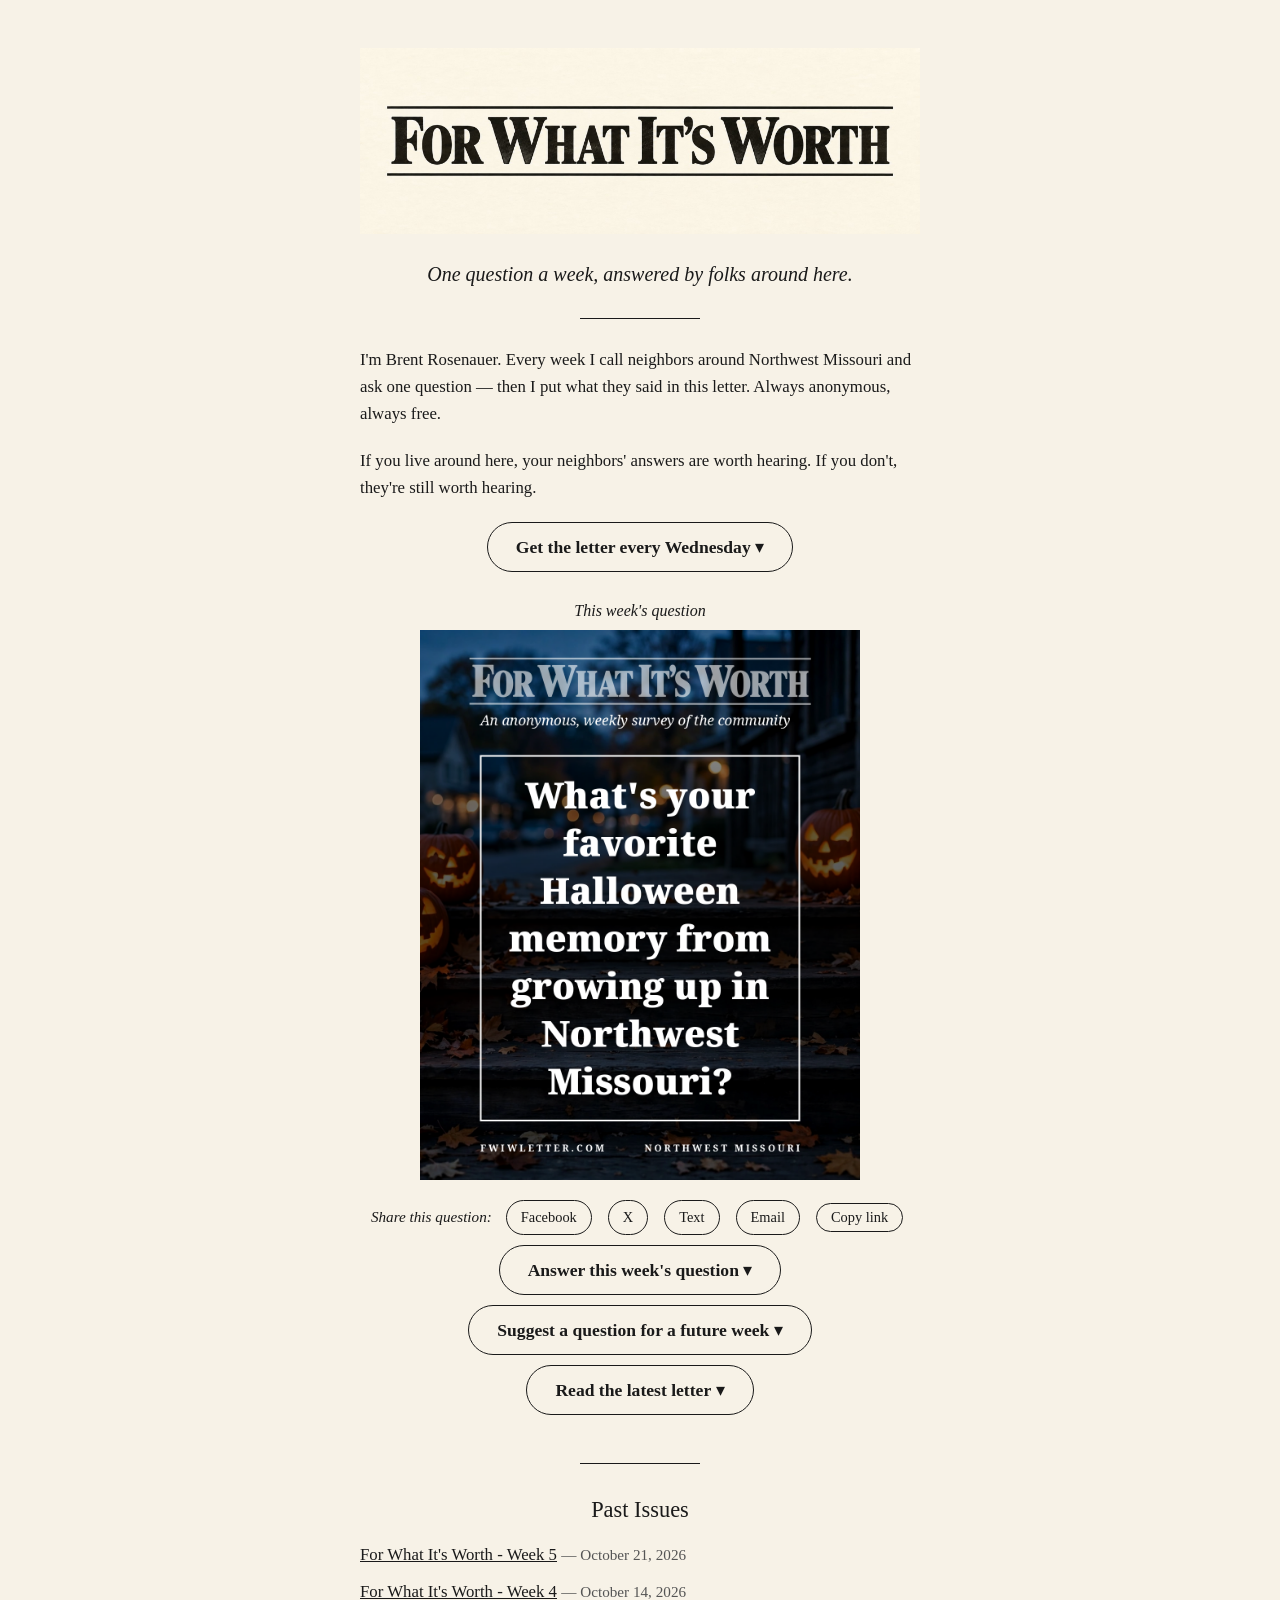
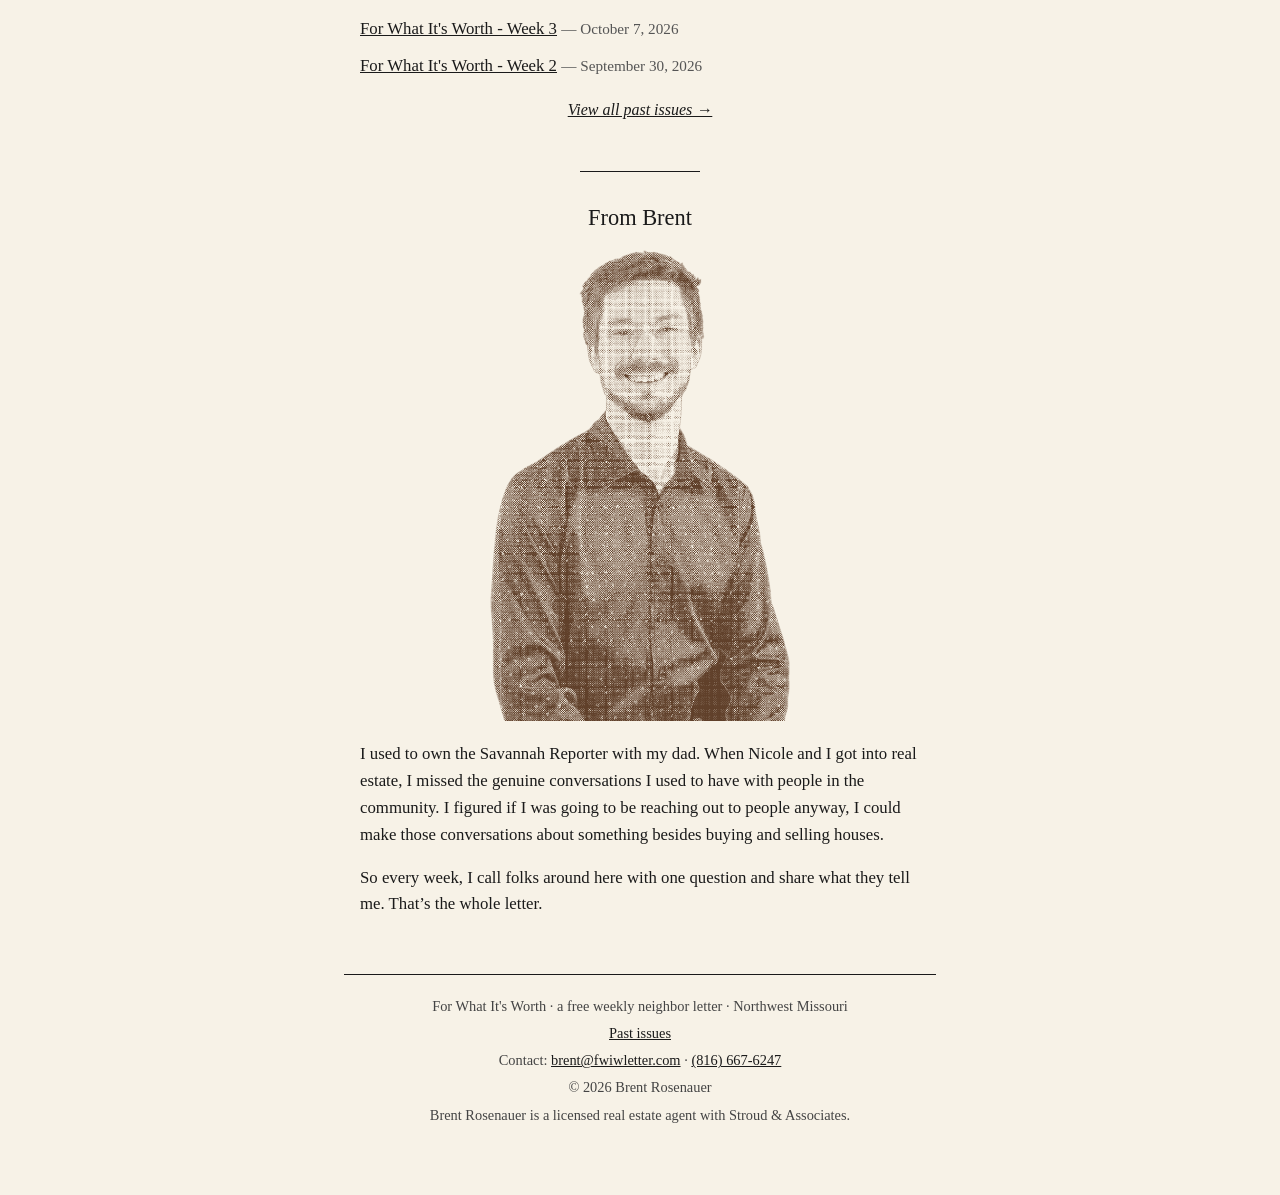
<file: index.html>
<!DOCTYPE html>
<html lang="en">
<head>
<meta charset="UTF-8">
<meta name="viewport" content="width=device-width, initial-scale=1.0">
<title>For What It's Worth — a free weekly neighbor letter</title>
<meta name="description" content="One question a week, answered by folks around here. A free weekly neighbor letter from Northwest Missouri.">
<meta property="og:type" content="website">
<meta property="og:title" content="For What It's Worth — a free weekly neighbor letter">
<meta property="og:description" content="One question a week, answered by folks around here. A free weekly neighbor letter from Northwest Missouri.">
<meta property="og:url" content="https://fwiwletter.com/">
<meta property="og:image" content="https://fwiwletter.com/assets/fwiw-thumbnail-1200x630.png">
<meta name="twitter:card" content="summary_large_image">
<meta name="twitter:title" content="For What It's Worth — a free weekly neighbor letter">
<meta name="twitter:description" content="One question a week, answered by folks around here.">
<meta name="twitter:image" content="https://fwiwletter.com/assets/fwiw-thumbnail-1200x630.png">
<link rel="icon" type="image/png" href="assets/fwiw-icon.png">
<style>
  :root {
    --paper: #f7f2e7;
    --ink: #1a1a1a;
    --rule: #1a1a1a;
  }
  * { margin: 0; padding: 0; box-sizing: border-box; }
  body {
    background: var(--paper);
    color: var(--ink);
    font-family: Georgia, 'Times New Roman', serif;
    line-height: 1.6;
    -webkit-font-smoothing: antialiased;
  }
  .wrap {
    max-width: 640px;
    margin: 0 auto;
    padding: 48px 24px 64px;
    text-align: center;
  }
  .masthead {
    width: 100%;
    max-width: 560px;
    height: auto;
    display: block;
    margin: 0 auto 8px;
  }
  .tagline {
    font-size: 1.25rem;
    font-style: italic;
    margin: 24px 0;
  }
  .rule {
    border: none;
    border-top: 1px solid var(--rule);
    width: 120px;
    margin: 28px auto;
  }
  .lede {
    font-size: 1.05rem;
    text-align: left;
    margin: 0 auto 20px;
    max-width: 560px;
  }
  .subscribe-block { margin: 18px 0 26px; }
  /* beehiiv embed */
  #beehiiv-embed { margin: 0 auto; max-width: 480px; }
  /* past issues (list refreshed weekly by build-archive.py) */
  .past-issues { margin: 48px 0 12px; }
  .past-issues h2 {
    font-size: 1.4rem;
    font-weight: normal;
    margin-bottom: 14px;
  }
  .past-issues ul {
    list-style: none;
    text-align: left;
    max-width: 560px;
    margin: 0 auto;
  }
  .past-issues li { margin: 10px 0; font-size: 1.05rem; }
  .past-issues a { color: var(--ink); }
  .past-issues .date { color: #555; font-size: 0.95rem; }
  .past-issues .all { margin-top: 18px; font-style: italic; }
  .past-issues .coming-soon { font-style: italic; color: #555; }
  /* from brent */
  .from-brent { margin: 48px 0 12px; }
  .from-brent h2 {
    font-size: 1.4rem;
    font-weight: normal;
    margin-bottom: 14px;
  }
  .brent-portrait {
    width: 100%;
    max-width: 300px;
    height: auto;
    display: block;
    margin: 0 auto 20px;
  }
  .from-brent p {
    font-size: 1.05rem;
    text-align: left;
    margin: 0 auto 16px;
    max-width: 560px;
  }
  .this-week { margin: 8px auto; max-width: 560px; }
  .this-week-label { font-style: italic; margin-bottom: 6px; }
  .this-week-q { font-size: 1.6rem; font-weight: bold; line-height: 1.35; }
  img.this-week-q { display: block; width: 100%; max-width: 440px; height: auto; margin: 6px auto 0; }
  .share-block h2 {
    font-size: 1.4rem;
    font-weight: normal;
    margin-bottom: 6px;
  }
  .form-toggle { margin: 4px auto 8px; max-width: 640px; }
  .form-toggle summary {
    display: inline-block;
    padding: 10px 28px;
    border: 1px solid var(--rule);
    border-radius: 999px;
    cursor: pointer;
    font-size: 1.1rem;
    list-style: none;
  }
  .form-toggle summary::-webkit-details-marker { display: none; }
  .form-toggle summary::marker { display: none; }
  .form-toggle summary:hover { background: #ece4d0; }
  .form-toggle summary::after { content: " \25be"; }
  .form-toggle[open] summary::after { content: " \25b4"; }
  .form-panel { margin-top: 20px; }
  .form-note { font-style: italic; margin-bottom: 16px; }
  .answer-form iframe, .suggest iframe {
    width: 100%;
    max-width: 640px;
    border: 0;
  }
  .form-fallback { margin-top: 8px; font-style: italic; font-size: 0.95rem; }
  .form-fallback a { color: var(--ink); }
  .share-links a, .share-links button {
    display: inline-block;
    margin: 6px 6px 0;
    padding: 8px 18px;
    border: 1px solid var(--rule);
    border-radius: 999px;
    background: transparent;
    color: var(--ink);
    font-family: inherit;
    font-size: 1rem;
    text-decoration: none;
    cursor: pointer;
  }
  .share-links a:hover, .share-links button:hover { background: #ece4d0; }
  .toggles { margin: 4px 0 8px; }
  .toggles section { margin: 10px 0; }
  .latest-title { font-size: 1.1rem; }
  .latest-title a { color: var(--ink); }
  .latest-title .date { color: #555; font-size: 0.95rem; }
  .share-inline { margin: 14px 0 4px; }
  .share-inline .share-label { font-style: italic; margin-right: 4px; font-size: 0.95rem; }
  .share-inline a, .share-inline button { padding: 5px 14px; font-size: 0.9rem; }
  footer {
    margin-top: 56px;
    font-size: 0.9rem;
    color: #444;
  }
  footer .rule { width: 100%; margin: 0 0 20px; }
  footer a { color: var(--ink); }
  footer p { margin: 4px 0; }
</style>
</head>
<body>
  <div class="wrap">

    <img class="masthead" src="assets/fwiw-masthead.png" alt="For What It's Worth">

    <p class="tagline">One question a week, answered by folks around here.</p>

    <hr class="rule">

    <p class="lede">I'm Brent Rosenauer. Every week I call neighbors around Northwest Missouri and ask one question &mdash; then I put what they said in this letter. Always anonymous, always free.</p>

    <p class="lede">If you live around here, your neighbors' answers are worth hearing. If you don't, they're still worth hearing.</p>

    <section class="subscribe-block">
      <details class="form-toggle">
        <summary><strong>Get the letter every Wednesday</strong></summary>
        <div class="form-panel">
          <p>Free. Unsubscribe anytime.</p>

          <!-- beehiiv signup form -->
          <div id="beehiiv-embed">
            <script async src="https://subscribe-forms.beehiiv.com/v3/loader.js" data-beehiiv-form="0d92165c-529c-49e6-8f86-350cc0455c61"></script>
          </div>
        </div>
      </details>
    </section>

    <section class="this-week">
      <p class="this-week-label">This week's question</p>
      <!-- WEEKLY-QUESTION-BEGIN: Flint updates the image + alt below when Brent names each week's question -->
      <img class="this-week-q" src="assets/fwiw-question-2026-10-26.png" alt="What's your favorite Halloween memory from growing up in Northwest Missouri?" width="1080" height="1350">
      <!-- WEEKLY-QUESTION-END -->
    </section>

    <section class="share-block" id="share-question">
      <p class="share-links share-inline">
        <span class="share-label">Share this question:</span>
        <a data-share="facebook" href="https://www.facebook.com/sharer/sharer.php?u=https%3A%2F%2Ffwiwletter.com" target="_blank" rel="noopener">Facebook</a>
        <a data-share="x" href="https://twitter.com/intent/tweet?text=One%20question%20a%20week%2C%20answered%20by%20folks%20around%20here.&amp;url=https%3A%2F%2Ffwiwletter.com" target="_blank" rel="noopener">X</a>
        <a data-share="sms" href="sms:?&amp;body=For%20What%20It%27s%20Worth%20%E2%80%94%20one%20question%20a%20week%2C%20answered%20by%20folks%20around%20here.%20https%3A%2F%2Ffwiwletter.com">Text</a>
        <a data-share="email" href="mailto:?subject=For%20What%20It%27s%20Worth&amp;body=One%20question%20a%20week%2C%20answered%20by%20folks%20around%20here.%0A%0Ahttps%3A%2F%2Ffwiwletter.com">Email</a>
        <button type="button" data-share="copy">Copy link</button>
      </p>
    </section>

    <div class="toggles">
      <section class="answer-form">
        <details class="form-toggle">
          <summary><strong>Answer this week's question</strong></summary>
          <div class="form-panel">
            <p class="form-note">Your answer stays anonymous in the letter &mdash; always.</p>
            <iframe src="https://docs.google.com/forms/d/1qesAo8STmlAoW5iRAIqgxRDvB67_i2uovbdfT3_EJh0/viewform?embedded=true" width="640" height="1206" frameborder="0" marginheight="0" marginwidth="0" loading="lazy" title="Answer this week's question">Loading&hellip;</iframe>
            <p class="form-fallback"><a href="https://docs.google.com/forms/d/1qesAo8STmlAoW5iRAIqgxRDvB67_i2uovbdfT3_EJh0/viewform">Form not loading? Answer here instead &rarr;</a></p>
          </div>
        </details>
      </section>

      <section class="suggest">
        <details class="form-toggle">
          <summary><strong>Suggest a question for a future week</strong></summary>
          <div class="form-panel">
            <p class="form-note">Send it my way &mdash; I pick one every week.</p>
            <iframe src="https://docs.google.com/forms/d/1jO-iUbt_7wUj5Pis8Jgl_50YI-3oQesRk5D9h2VrARI/viewform?embedded=true" width="640" height="786" frameborder="0" marginheight="0" marginwidth="0" loading="lazy" title="Suggest a question">Loading&hellip;</iframe>
            <p class="form-fallback"><a href="https://docs.google.com/forms/d/1jO-iUbt_7wUj5Pis8Jgl_50YI-3oQesRk5D9h2VrARI/viewform">Form not loading? Suggest here instead &rarr;</a></p>
          </div>
        </details>
      </section>

      <section class="read-latest">
        <details class="form-toggle">
          <summary><strong>Read the latest letter</strong></summary>
          <div class="form-panel">
            <!-- LATEST-ISSUE-BEGIN: auto-generated by build-archive.py, do not edit by hand -->
            <p class="latest-title"><a href="archive.html#issue-2026-10-21">For What It&#x27;s Worth - Week 5</a> <span class="date">&mdash; October 21, 2026</span></p>
            <p class="form-fallback"><a href="archive.html">Read the full issue &rarr;</a></p>
            <p class="share-links share-inline"><span class="share-label">Share this letter:</span><a href="https://www.facebook.com/sharer/sharer.php?u=https%3A%2F%2Ffwiwletter.com%2Farchive.html%23issue-2026-10-21" target="_blank" rel="noopener">Facebook</a><a href="https://twitter.com/intent/tweet?text=For%20What%20It%27s%20Worth%20-%20Week%205%20%E2%80%94%20For%20What%20It%27s%20Worth&amp;url=https%3A%2F%2Ffwiwletter.com%2Farchive.html%23issue-2026-10-21" target="_blank" rel="noopener">X</a><a href="sms:?&amp;body=For%20What%20It%27s%20Worth%20-%20Week%205%20%E2%80%94%20For%20What%20It%27s%20Worth%20https%3A%2F%2Ffwiwletter.com%2Farchive.html%23issue-2026-10-21">Text</a><a href="mailto:?subject=For%20What%20It%27s%20Worth%20-%20Week%205%20%E2%80%94%20For%20What%20It%27s%20Worth&amp;body=For%20What%20It%27s%20Worth%20-%20Week%205%20%E2%80%94%20For%20What%20It%27s%20Worth%0A%0Ahttps%3A%2F%2Ffwiwletter.com%2Farchive.html%23issue-2026-10-21">Email</a><button type="button" data-share="copy" data-url="https://fwiwletter.com/archive.html#issue-2026-10-21">Copy link</button></p>
            <!-- LATEST-ISSUE-END -->

















          </div>
        </details>
      </section>

    </div>

    <!-- PAST-ISSUES-BEGIN: auto-generated by build-archive.py, do not edit by hand -->
    <section class="past-issues">
      <hr class="rule">
      <h2>Past Issues</h2>
      <ul>
        <li><a href="archive.html#issue-2026-10-21">For What It&#x27;s Worth - Week 5</a> <span class="date">&mdash; October 21, 2026</span></li>
        <li><a href="archive.html#issue-2026-10-14">For What It&#x27;s Worth - Week 4</a> <span class="date">&mdash; October 14, 2026</span></li>
        <li><a href="archive.html#issue-2026-10-07">For What It&#x27;s Worth - Week 3</a> <span class="date">&mdash; October 7, 2026</span></li>
        <li><a href="archive.html#issue-2026-09-30">For What It&#x27;s Worth - Week 2</a> <span class="date">&mdash; September 30, 2026</span></li>
      </ul>
      <p class="all"><a href="archive.html">View all past issues &rarr;</a></p>
    </section>
    <!-- PAST-ISSUES-END -->














    <section class="from-brent">
      <hr class="rule">
      <h2>From Brent</h2>
      <img class="brent-portrait" src="assets/brent-cutout-halftone-warm.png" alt="Brent Rosenauer">
      <p>I used to own the Savannah Reporter with my dad. When Nicole and I got into real estate, I missed the genuine conversations I used to have with people in the community. I figured if I was going to be reaching out to people anyway, I could make those conversations about something besides buying and selling houses.</p>
      <p>So every week, I call folks around here with one question and share what they tell me. That&rsquo;s the whole letter.</p>
    </section>











    <footer>
      <hr class="rule">
      <p>For What It's Worth &middot; a free weekly neighbor letter &middot; Northwest Missouri</p>
      <p><a href="archive.html">Past issues</a></p>
      <p>Contact: <a href="mailto:brent@fwiwletter.com">brent@fwiwletter.com</a> &middot; <a href="tel:+18166676247">(816) 667-6247</a></p>
      <p>&copy; 2026 Brent Rosenauer</p>
      <p class="disclosure">Brent Rosenauer is a licensed real estate agent with Stroud &amp; Associates.</p>
    </footer>

  </div>
  <script>
  (function () {
    var url = 'https://fwiwletter.com';
    // Question share: compose the message from the live weekly question, so it
    // stays current as the banner rotates. Static hrefs are the no-JS fallback.
    var q = document.querySelector('.this-week-q');
    var question = q ? (q.alt || q.textContent).replace(/\s+/g, ' ').trim() : '';
    var text = question
      ? 'This week\u2019s question: ' + question + ' \u2014 For What It\u2019s Worth'
      : 'For What It\u2019s Worth \u2014 one question a week, answered by folks around here.';
    var enc = encodeURIComponent;
    var links = {
      facebook: 'https://www.facebook.com/sharer/sharer.php?u=' + enc(url),
      x: 'https://twitter.com/intent/tweet?text=' + enc(text) + '&url=' + enc(url),
      sms: 'sms:?&body=' + enc(text + ' ' + url),
      email: 'mailto:?subject=' + enc('For What It\u2019s Worth') + '&body=' + enc(text + '\n\n' + url)
    };
    document.querySelectorAll('#share-question [data-share]').forEach(function (el) {
      var kind = el.getAttribute('data-share');
      if (kind !== 'copy' && links[kind]) el.setAttribute('href', links[kind]);
    });
    // Copy-link buttons, anywhere on the page (data-url overrides the default).
    document.querySelectorAll('[data-share="copy"]').forEach(function (el) {
      el.addEventListener('click', function () {
        var u = el.getAttribute('data-url') || url;
        if (navigator.clipboard && navigator.clipboard.writeText) {
          navigator.clipboard.writeText(u).then(
            function () { el.textContent = 'Copied!'; },
            function () { prompt('Copy this link:', u); });
        } else { prompt('Copy this link:', u); }
      });
    });
  })();
  </script>
</body>
</html>
</file>
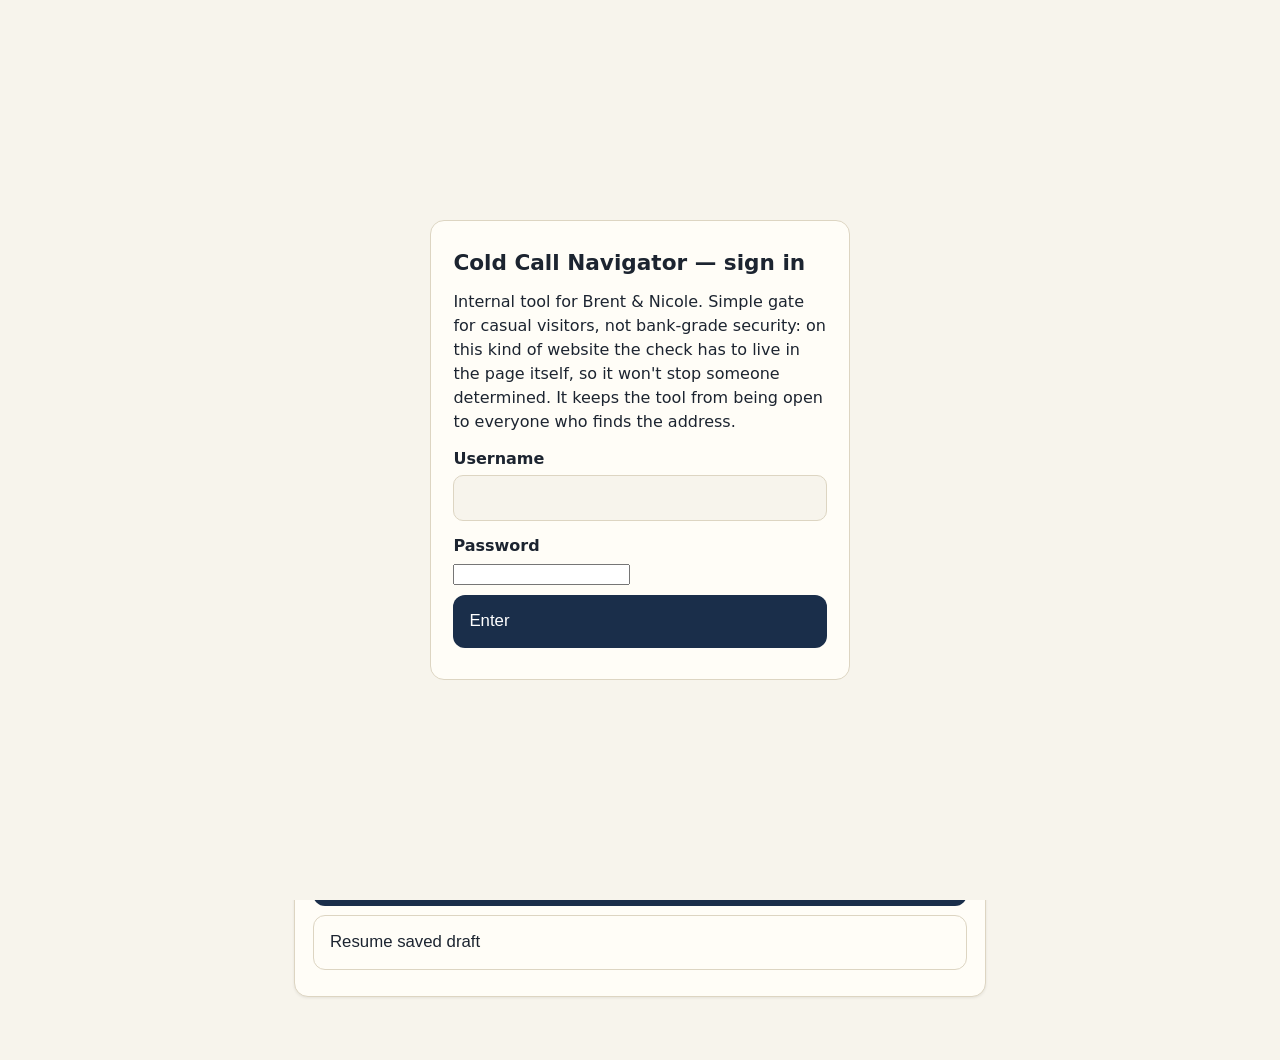
<file: coldcall/index.html>
<!DOCTYPE html>
<html lang="en">
<head>
<meta charset="utf-8">
<meta name="viewport" content="width=device-width, initial-scale=1, viewport-fit=cover">
<title>Cold Call Navigator — Internal Tool</title>
<meta name="description" content="Internal cold-call decision tree for Brent and Nicole Rosenauer, Stroud &amp; Associates.">
<meta name="robots" content="noindex, nofollow, noarchive">
<link rel="manifest" href="manifest.webmanifest">
<meta name="theme-color" content="#1a2e4a">
<style>
:root{--bg:#f7f4ec;--card:#fffdf7;--ink:#1c2430;--muted:#5d6a7a;--line:#ddd5c2;--accent:#1a2e4a;--accent2:#b9975b;--good:#2e7d4f;--warn:#8a5a00;--danger:#9b2c2c}
[data-theme="dark"]{--bg:#141a24;--card:#1e2836;--ink:#eef1f5;--muted:#9fb0c3;--line:#334155;--accent:#d9b878;--accent2:#d9b878;--good:#6fbf8f;--warn:#e5b95c;--danger:#f08080}
@media (prefers-color-scheme: dark){:root:not([data-theme="light"]){--bg:#141a24;--card:#1e2836;--ink:#eef1f5;--muted:#9fb0c3;--line:#334155;--accent:#d9b878;--accent2:#d9b878;--good:#6fbf8f;--warn:#e5b95c;--danger:#f08080}}
*{box-sizing:border-box}
body{margin:0;background:var(--bg);color:var(--ink);font-family:system-ui,-apple-system,"Segoe UI",Roboto,Helvetica,Arial,sans-serif;line-height:1.5}
header{position:sticky;top:0;background:var(--card);border-bottom:2px solid var(--accent2);padding:.6rem .9rem;z-index:10}
header h1{font-size:1.05rem;margin:0}
header p{margin:.1rem 0 0;color:var(--muted);font-size:.85rem}
main{max-width:720px;margin:0 auto;padding:1rem .9rem 3rem}
.card{background:var(--card);border:1px solid var(--line);border-radius:14px;padding:1.1rem;margin:.9rem 0;box-shadow:0 1px 3px rgba(0,0,0,.08)}
.stage{font-size:.8rem;letter-spacing:.08em;text-transform:uppercase;color:var(--muted);font-weight:700}
.qid{font-size:.8rem;color:var(--muted)}
h2{font-size:1.35rem;line-height:1.35;margin:.3rem 0 .8rem}
h3{font-size:1.05rem;margin:1rem 0 .4rem}
p{margin:.5rem 0}
.small{font-size:.85rem;color:var(--muted)}
button,.btn{display:block;width:100%;text-align:left;background:var(--accent);color:#fff;border:0;border-radius:12px;padding:.95rem 1rem;margin:.55rem 0;font-size:1.05rem;line-height:1.35;cursor:pointer}
button.secondary,.btn.secondary{background:transparent;color:var(--ink);border:1.5px solid var(--line)}
button.ghost,.btn.ghost{background:transparent;color:var(--accent);border:0;padding:.6rem .2rem;width:auto;display:inline-block}
button.danger{background:var(--danger)}
button:active{transform:scale(.99)}
label{display:block;font-weight:600;margin:.8rem 0 .25rem}
input[type="text"],input[type="email"],input[type="number"],input[type="date"],textarea,select{width:100%;padding:.8rem;border:1.5px solid var(--line);border-radius:10px;font-size:1.02rem;background:var(--bg);color:var(--ink)}
textarea{min-height:90px;resize:vertical}
.toolbar{display:flex;flex-wrap:wrap;gap:.4rem;margin:.6rem 0}
.toolbar button{width:auto;display:inline-block;padding:.55rem .8rem;font-size:.92rem;margin:0}
.toolbar button.secondary{padding:.55rem .8rem}
.progress{height:8px;background:var(--line);border-radius:99px;overflow:hidden;margin:.5rem 0}
.progress>div{height:100%;background:var(--accent2);width:0%}
.chiprow{display:flex;flex-wrap:wrap;gap:.4rem;margin:.4rem 0}
.chiprow button{width:auto;padding:.5rem .8rem;font-size:.9rem;margin:0;background:transparent;color:var(--ink);border:1.5px solid var(--line)}
.chiprow button.on{background:var(--accent);color:#fff;border-color:var(--accent)}
.feat{display:flex;align-items:center;justify-content:space-between;gap:.5rem;padding:.45rem 0;border-bottom:1px solid var(--line)}
.feat span{flex:1}
.feat button{width:auto;padding:.4rem .6rem;font-size:.85rem;margin:0}
.feat button.on{background:var(--good)}
details{border:1px solid var(--line);border-radius:10px;padding:.6rem .8rem;margin:.7rem 0}
details summary{font-weight:700;cursor:pointer}
.tree-node{border-left:4px solid var(--accent2);padding:.35rem .7rem;margin:.35rem 0}
.tree-node button{width:auto;display:inline-block;padding:.3rem .6rem;font-size:.85rem;margin:.2rem 0 0}
.hidden{display:none!important}
.notice{border:1.5px solid var(--warn);border-radius:10px;padding:.7rem .9rem;margin:.7rem 0}
.notice strong{color:var(--warn)}
.ok{color:var(--good);font-weight:700}
a{color:var(--accent)}
#loginGate{position:fixed;inset:0;background:var(--bg);z-index:100;display:flex;align-items:center;justify-content:center;padding:1rem}
#loginGate .gate-card{background:var(--card);border:1px solid var(--line);border-radius:14px;padding:1.4rem;max-width:420px;width:100%}
#loginError{color:var(--danger);font-weight:700}
</style>
</head>
<body>
<div id="loginGate" role="dialog" aria-labelledby="gateTitle">
<div class="gate-card">
<h2 id="gateTitle">Cold Call Navigator — sign in</h2>
<p>Internal tool for Brent &amp; Nicole. Simple gate for casual visitors, not bank-grade security: on this kind of website the check has to live in the page itself, so it won't stop someone determined. It keeps the tool from being open to everyone who finds the address.</p>
<label for="gateUser">Username</label>
<input type="text" id="gateUser" autocomplete="username">
<label for="gatePass">Password</label>
<input type="password" id="gatePass" autocomplete="current-password">
<p id="loginError" class="hidden" role="alert">That didn't match. Try again.</p>
<button type="button" id="btnLogin">Enter</button>
</div>
</div>
<header>
<h1>Cold Call Navigator</h1>
<p>Internal tool — Brent &amp; Nicole Rosenauer, Stroud &amp; Associates. Not for distribution.</p>
<div class="toolbar" role="navigation" aria-label="Call controls">
<button type="button" class="secondary" id="btnBack">← Back</button>
<button type="button" class="secondary" id="btnSkip">Skip</button>
<button type="button" class="secondary" id="btnJump">Jump to stage</button>
<button type="button" class="secondary" id="btnTree">Full tree</button>
<button type="button" class="secondary" id="btnTheme">Dark / light</button>
<button type="button" class="secondary" id="btnNew">New call</button>
<button type="button" class="secondary" id="btnEnd">End call</button>
<button type="button" class="secondary" id="btnLogout">Log out</button>
</div>
<div class="progress" aria-hidden="true"><div id="progressBar"></div></div>
<p class="small" id="progressText" aria-live="polite"></p>
</header>
<main>
<section id="screen-setup" class="card" aria-labelledby="setupTitle">
<h2 id="setupTitle">Start a call</h2>
<p>Enter only what you already have. Nothing here is sent anywhere, emailed, or written to Follow Up Boss or Ruuster. Drafts live only on this device.</p>
<div class="notice"><strong>Local storage is not secure shared storage.</strong> Anyone with this device can open a saved draft. Use Delete All when you are done.</div>
<label for="leadName">Lead name (optional)</label>
<input type="text" id="leadName" autocomplete="off" placeholder="e.g. Sam">
<label for="leadPhone">Phone (optional)</label>
<input type="text" id="leadPhone" autocomplete="off" inputmode="tel" placeholder="Only if you already have it">
<label for="leadEmail">Email (optional)</label>
<input type="email" id="leadEmail" autocomplete="off" placeholder="Only if you already have it">
<label for="leadId">Lead ID, if known (optional)</label>
<input type="text" id="leadId" autocomplete="off">
<label><input type="checkbox" id="leadSourceVerified"> Source verified in the record</label>
<label for="leadSource">Source — only if verified (optional)</label>
<input type="text" id="leadSource" autocomplete="off" placeholder="e.g. property inquiry — leave blank unless verified">
<button type="button" id="btnStart">Start call → A01</button>
<button type="button" class="secondary" id="btnResume">Resume saved draft</button>
</section>

<section id="screen-call" class="card hidden" aria-live="polite">
<p><span class="stage" id="nodeStage"></span> · <span class="qid" id="nodeId"></span></p>
<h2 id="nodeQuestion"></h2>
<p class="small" id="nodeCoach"></p>
<div id="nodeFields"></div>
<div id="nodeOptions"></div>
<details id="notesBox">
<summary>Notes (collapsible)</summary>
<textarea id="freeNotes" placeholder="Free notes for this call. Saved locally on this device only."></textarea>
<p class="small">Notes are part of the local draft and the exported summary. They are never sent anywhere by this tool.</p>
</details>
<details id="altBox">
<summary>Alternate wording (optional — does not replace the default)</summary>
<div id="altText"></div>
</details>
</section>

<section id="screen-tree" class="card hidden">
<h2>Full tree overview</h2>
<p class="small">Tap a question to jump to it. Jumping skips unanswered questions — use Back or the review panel to return. Nothing is recorded as answered until you answer it.</p>
<div id="treeList"></div>
<button type="button" class="secondary" id="btnTreeBack">Back to call</button>
</section>

<section id="screen-review" class="card hidden">
<h2>Review captured answers</h2>
<p class="small">Tap Edit to return to a question and change an answer. Skipped questions stay blank — blank is never presented as confirmed.</p>
<div id="reviewList"></div>
<button type="button" class="secondary" id="btnReviewBack">Back to call</button>
</section>

<section id="screen-summary" class="card hidden">
<h2>Call summary</h2>
<p><strong>Disposition:</strong> <span id="sumDisposition"></span> · <span id="sumDate"></span></p>
<div id="sumBody"></div>
<h3>FUB-ready note (editable before copying)</h3>
<textarea id="fubNote" rows="10"></textarea>
<button type="button" id="btnCopyFub">Copy FUB note</button>
<h3>Ruuster setup checklist (manual — integration NOT verified)</h3>
<div class="notice"><strong>Ruuster mapping is not verified.</strong> <code>confirmed_in_ruuster: false</code>. Use this as a manual setup checklist. This tool does not write to Ruuster, and a nice-to-have must never be used to exclude a home.</div>
<div id="ruusterList"></div>
<textarea id="ruusterText" rows="10"></textarea>
<button type="button" id="btnCopyRuuster">Copy Ruuster checklist</button>
<h3>Draft controls</h3>
<div class="toolbar">
<button type="button" class="secondary" id="btnExport">Export draft (JSON)</button>
<button type="button" class="secondary" id="btnReview">Review / edit answers</button>
<button type="button" class="danger" id="btnDeleteAll">Delete all (this draft)</button>
<button type="button" class="secondary" id="btnNew2">New call</button>
</div>
<p class="small" id="copyStatus" aria-live="polite"></p>
</section>
</main>
<script>
"use strict";
/* Cold Call Navigator — data-driven tree.
   Scripted question wording is preserved exactly from the specification.
   Nothing in this file is transmitted anywhere: no analytics, no network
   calls, no FUB/Ruuster writes, no email or text sends. Drafts live only
   in this device's localStorage. */
var STAGES = { opening: "Opening", preferences: "Preferences", motivation: "Motivation", setup: "Setup & close", outcome: "Outcome" };
var FEATURES = ["Big yard", "Fence", "Garage spaces", "Basement", "Acreage / land", "Workshop", "Pool", "Fireplace", "Kitchen", "Natural light", "Parking", "Year built"];
var ALT_BANK = [
  { for: "A01", text: "“[Name], if I told you I was a realtor, would you hang up immediately, or would you give me 60 seconds to explain why I'm calling?”" },
  { for: "General", text: "“I know you're not gonna buy a property or sell a property here over the phone, but I was hoping we could daydream together. Is that something you might be interested in doing?”" },
  { for: "General", text: "“You don't buy a new home the same way you might buy pest control or a new phone.”" },
  { for: "General", text: "“One day, maybe years down the road, the perfect home will jump out at you.”" },
  { for: "A03", text: "“Would there be any benefit, if any, to seeing that list of homes with your specifications on a regular basis?”" },
  { for: "A05", text: "“Our 60 seconds is up. Would you mind giving me just a few minutes more to get you into the system?”" },
  { for: "General", text: "“The easiest way to start to narrow it down is to look at price, location, and home size.”" },
  { for: "B09", text: "“Are there any specific, ‘Oh man, I hate that whenever I see a new home,’ things that I should avoid for you?”" },
  { for: "C02", text: "“If the perfect home jumped out at you two months from now, would you be ready and willing to give me a call?”" },
  { for: "C03", text: "“What do you think the biggest obstacle, if any, would be to making that switch soon?”" },
  { for: "X10", text: "“Is finances something that you'd like expert help with, or do you prefer to do that research on your own?”" },
  { for: "X07", text: "“If you could change just one thing about where you're living now, what would it be?”" },
  { for: "D04", text: "“What would be the benefit, if any, of me giving you a callback here in the next month?”" },
  { for: "D05", text: "“Are Friday afternoons or Saturday afternoons better for you?” (only when appropriate)" },
  { for: "D03", text: "“Can you do me one huge favor? I'm going to send you a text with my contact information. Would you save that, even as Brent — Realtor?” (only if they agree to the text)" },
  { for: "D06 / D07", text: "“Do you have any questions for me? I feel like I've been doing a lot of talking here on the phone.”" }
];

/* Node shape: { id, stage, title, q, coach, kind, options, fields, next }
   kind: "choice" (tap a prospect response) | "capture" (fields + Continue)
         | "info" (read + Continue). options: [{label, to, set}].
   Every destination is validated by the test script in /coldcall/tree-test.js. */
var TREE = [
{ id: "A01", stage: "opening", title: "Open", kind: "choice",
  q: "“Hey [Name], this is Brent. If I told you I was a realtor, would you hang up immediately, or would you give me 60 seconds to explain why I'm calling?”",
  coach: "If they ask why: identify yourself honestly as Brent with Stroud & Associates, then continue.",
  options: [
    { label: "Gives permission", to: "A02" },
    { label: "Asks why you're calling", to: "A02", note: "Identify honestly first, then continue." },
    { label: "Declines", to: "X01" } ] },
{ id: "A02", stage: "opening", title: "Acknowledge", kind: "info",
  q: "“I appreciate that. Our 60 seconds starts now.”", next: "A03" },
{ id: "A03", stage: "opening", title: "Value", kind: "choice",
  q: "“I'm with Stroud & Associates. We help people keep an eye on homes across Missouri and Kansas, even if they're just daydreaming. I can put together a personalized list of homes matching what they'd actually want to see. Would there be any benefit, if any, to something like that?”",
  options: [
    { label: "Interested", to: "A04" },
    { label: "Skeptical", to: "X02" },
    { label: "Already has an agent", to: "X03" },
    { label: "Asks how you got their number", to: "X04" },
    { label: "Declines", to: "X01" } ] },
{ id: "A04", stage: "opening", title: "Value discovery", kind: "capture",
  q: "“What do you think the biggest benefit would be for you?”",
  fields: [ { key: "benefit", label: "Biggest benefit (their words)", type: "textarea" } ],
  next: "A05",
  options: [ { label: "Unsure — continue anyway", to: "A05" } ] },
{ id: "A05", stage: "opening", title: "Renew permission", kind: "choice",
  q: "“Looks like our 60 seconds is up. Would you mind giving me another couple of minutes to narrow down what you'd like to see?”",
  options: [
    { label: "Yes", to: "B01" },
    { label: "Busy right now", to: "X05" },
    { label: "No", to: "X01" } ] },
{ id: "B01", stage: "preferences", title: "Location", kind: "capture",
  q: "“Where would you want to daydream about a new home? We can think in city names.”",
  fields: [ { key: "location", label: "Cities, areas, states, radius, exclusions, or flexible", type: "textarea" } ],
  next: "B02" },
{ id: "B02", stage: "preferences", title: "Property type", kind: "capture",
  q: "“Are we thinking a single-family home, townhouse, condo, or something different?”",
  fields: [
    { key: "propertyType", label: "Property type", type: "chips", options: ["Single-family", "Townhouse", "Condo", "Something different"] },
    { key: "propertyTypeOther", label: "Something different / detail", type: "text" } ],
  next: "B03" },
{ id: "B03", stage: "preferences", title: "Price", kind: "capture",
  q: "“What price range would you want to explore? I like to think in $50,000 increments.”",
  fields: [
    { key: "priceMin", label: "Price minimum ($)", type: "number" },
    { key: "priceMax", label: "Price maximum ($)", type: "number" },
    { key: "priceBasis", label: "Aspirational or feasible?", type: "select", options: ["", "Aspirational", "Feasible", "Both / unsure"] } ],
  next: "B04",
  options: [ { label: "Unsure about price", to: "X06" } ] },
{ id: "B04", stage: "preferences", title: "Beds / baths", kind: "capture",
  q: "“How many bedrooms and bathrooms would feel right?”",
  fields: [
    { key: "bedsMin", label: "Minimum bedrooms", type: "number" },
    { key: "bathsFull", label: "Full bathrooms", type: "number" },
    { key: "bathsTotal", label: "Total bathrooms", type: "number" } ],
  next: "B05" },
{ id: "B05", stage: "preferences", title: "Home size", kind: "capture",
  q: "“How much living space are we picturing? Maybe 1,500, 2,000, or 2,500 square feet?”",
  fields: [
    { key: "sqftDesired", label: "Desired square feet", type: "number" },
    { key: "sqftMin", label: "Minimum square feet", type: "number" },
    { key: "sqftNote", label: "Range or flexible?", type: "text" } ],
  next: "B06" },
{ id: "B06", stage: "preferences", title: "Home style", kind: "capture",
  q: "“Do you picture a ranch with everything on one level, a two-story, or are you open to either?”",
  fields: [
    { key: "stories", label: "Stories", type: "select", options: ["", "Ranch / one level", "Two-story", "Split-level", "Other", "Flexible / either"] },
    { key: "archStyle", label: "Architectural style", type: "text" } ],
  next: "B07" },
{ id: "B07", stage: "preferences", title: "Condition", kind: "capture",
  q: "“Would you prefer something move-in ready, or would you consider a home that needs a little work?”",
  fields: [
    { key: "condition", label: "Condition", type: "select", options: ["", "Move-in ready", "Cosmetic work OK", "Fixer-upper", "Major rehab", "Flexible"] } ],
  next: "B08" },
{ id: "B08", stage: "preferences", title: "Dream features", kind: "capture",
  q: "“Magic wand question: what would make a home feel perfect to you? A big yard, basement, garage, workshop, something else?”",
  coach: "Optional prompts: “Would a garage be important? One car or two?” · “Is a basement something you'd want?” · “What about the yard? Small and manageable, or room to spread out?” · “Would you consider an older home, or prefer something newer?” Mark each feature must-have, nice-to-have, or no preference. Never exclude a home for a nice-to-have.",
  fields: [
    { key: "features", label: "Features — must-have / nice-to-have / no preference", type: "featurelist" },
    { key: "garageSpaces", label: "Garage spaces (if mentioned)", type: "text" },
    { key: "lotAcreage", label: "Lot / acreage (if mentioned)", type: "text" },
    { key: "featuresOther", label: "Other dream features", type: "textarea" } ],
  next: "B09" },
{ id: "B09", stage: "preferences", title: "Deal-breakers", kind: "capture",
  q: "“Is there anything that makes you immediately say, ‘Oh, I hate that,’ when you see a home?”",
  coach: "Separate hard exclusions from dislikes — only hard exclusions filter a search.",
  fields: [
    { key: "dealBreakers", label: "Hard exclusions (busy road, stairs, repairs, etc.)", type: "textarea" },
    { key: "dislikes", label: "Dislikes (not hard exclusions)", type: "textarea" } ],
  next: "C01" },
{ id: "C01", stage: "motivation", title: "Why not stay", kind: "choice",
  q: "“Let me ask you something. Moving is a pretty big decision. What's keeping you from just staying right where you are?”",
  options: [
    { label: "Happy with current home", to: "X07" },
    { label: "Wants a change", to: "X08" },
    { label: "Renting", to: "X09" },
    { label: "Just browsing / declines to elaborate", to: "C02" } ] },
{ id: "X07", stage: "motivation", title: "Happy staying", kind: "capture",
  q: "“That's a pretty good reason to stay! If you could change just one thing about where you're living now, what would it be?”",
  fields: [ { key: "oneChange", label: "One thing they'd change", type: "textarea" } ],
  next: "C02",
  options: [ { label: "Nothing — happy as is", to: "D01" } ] },
{ id: "X08", stage: "motivation", title: "Wants change", kind: "capture",
  q: "“What would you most want to be different?”",
  fields: [ { key: "wantDifferent", label: "What they'd most want different", type: "textarea" } ],
  next: "C02" },
{ id: "X09", stage: "motivation", title: "Renting", kind: "capture",
  q: "“What do you like about renting right now, and is there anything you'd change?”",
  coach: "Never assume ownership is right for them.",
  fields: [
    { key: "rentLikes", label: "What they like about renting", type: "textarea" },
    { key: "rentChange", label: "What they'd change about renting", type: "textarea" } ],
  next: "C02" },
{ id: "C02", stage: "motivation", title: "Timing", kind: "choice",
  q: "“If the perfect home appeared two or three months from now, would you seriously consider moving, or are we daydreaming further down the road?”",
  options: [
    { label: "Soon — would seriously consider", to: "C03", set: { timeline: "Soon (2–3 months)" } },
    { label: "Later / still browsing", to: "D01", set: { timeline: "Later / browsing" } } ] },
{ id: "C03", stage: "motivation", title: "Obstacle", kind: "choice",
  q: "“What do you think the biggest obstacle, if any, would be to making that switch?”",
  options: [
    { label: "Financing", to: "X10", set: { obstacle: "Financing" } },
    { label: "Needs to sell first", to: "X11", set: { obstacle: "Needs to sell" } },
    { label: "Other / none", to: "D01", set: { obstacle: "Other / none" } } ] },
{ id: "X10", stage: "motivation", title: "Financing", kind: "choice",
  q: "“Would it be helpful to connect with someone who could walk through the financing possibilities, or would you rather research that independently?”",
  coach: "Don't guarantee loans or ask for private financial data.",
  options: [
    { label: "Connect them with financing help", to: "D01", set: { financingHelp: "Wants a financing connection" } },
    { label: "Prefers independent research", to: "D01", set: { financingHelp: "Prefers independent research" } } ] },
{ id: "X11", stage: "motivation", title: "Selling", kind: "choice",
  q: "“Would understanding what your current home might sell for help you think through your options?”",
  options: [
    { label: "Yes — helpful", to: "D01", set: { needsToSell: "Yes — a home-value conversation would help" } },
    { label: "No", to: "D01", set: { needsToSell: "No" } } ] },
{ id: "D01", stage: "setup", title: "Offer search", kind: "choice",
  q: "“I think we've got a pretty good starting point. Would you like me to set up those property matches for you?”",
  options: [
    { label: "Yes", to: "D02", set: { searchAgreed: "Yes" } },
    { label: "No", to: "X01", set: { searchAgreed: "No" } } ] },
{ id: "D02", stage: "setup", title: "Email and frequency", kind: "capture",
  q: "",
  coach: "Verify the address. Explicit opt-in only. Never enroll silently.",
  fields: [
    { key: "emailConfirmed", label: "Best email for matches", type: "email" },
    { key: "emailFrequency", label: "Match frequency", type: "select", options: ["", "Daily", "Weekly", "Occasionally"] },
    { key: "emailOptIn", label: "Explicit opt-in to these emails?", type: "select", options: ["", "Yes — opted in", "No"] } ],
  next: "D03",
  options: [
    { label: "Declines email", to: "D02_DECLINE" } ] },
{ id: "D02_DECLINE", stage: "setup", title: "Email declined", kind: "choice",
  q: "“No problem — I won't enroll you in emails. Would a one-time text with my contact information be OK instead, or should I leave it there?”",
  coach: "No enrollment without opt-in. A one-time text only if appropriate.",
  options: [
    { label: "Offer the one-time text", to: "D03", set: { emailOptIn: "Declined — no enrollment", emailFrequency: "None" } },
    { label: "Leave it there", to: "X01", set: { emailOptIn: "Declined — no enrollment", emailFrequency: "None" } } ] },
{ id: "D03", stage: "setup", title: "Text contact", kind: "choice",
  q: "“Would it be helpful if I sent you a quick text with my contact information, so you can reach me if something catches your eye?”",
  coach: "Consent here covers this one text only.",
  options: [
    { label: "Yes — send the text", to: "D04", set: { textConsent: "Yes — one-time contact-info text only" } },
    { label: "No text", to: "D04", set: { textConsent: "No" } } ] },
{ id: "D04", stage: "setup", title: "Reverse follow-up", kind: "choice",
  q: "“What would be the benefit, if any, of me giving you a callback in a month to see whether anything stood out?”",
  options: [
    { label: "Agrees to a callback", to: "D05", set: { callbackAgreed: "Yes" } },
    { label: "Prefers to initiate contact", to: "D06", set: { callbackAgreed: "No — prospect-led" } },
    { label: "Declines future contact", to: "X01", set: { callbackAgreed: "No — declines future contact" } } ] },
{ id: "D05", stage: "setup", title: "Callback time", kind: "capture",
  q: "“Would mornings or afternoons generally work better for you? And which day is easiest?”",
  fields: [
    { key: "callbackWindow", label: "Mornings or afternoons", type: "select", options: ["", "Mornings", "Afternoons", "Either"] },
    { key: "callbackDay", label: "Easiest day", type: "text" },
    { key: "callbackDate", label: "Confirmed date / time", type: "text" },
    { key: "callbackTz", label: "Time zone", type: "text" } ],
  next: "D07" },
{ id: "D06", stage: "setup", title: "Prospect-led", kind: "capture",
  q: "“That works. I'll let you take the lead. Is there anything about real estate you've been curious about?”",
  fields: [ { key: "curiousAbout", label: "What they're curious about", type: "textarea" } ],
  next: "D08" },
{ id: "D07", stage: "setup", title: "Last question", kind: "capture",
  q: "“Before I let you go, is there anything about real estate you've been curious about that I might be able to answer?”",
  fields: [ { key: "curiousAbout", label: "What they're curious about", type: "textarea" } ],
  next: "D08" },
{ id: "D08", stage: "setup", title: "Close", kind: "info",
  q: "“I appreciate you taking the time to talk with me. Have a wonderful day!”",
  next: "END" },
{ id: "X01", stage: "outcome", title: "Exit", kind: "capture",
  q: "“Absolutely. I appreciate your time. Have a good day.”",
  coach: "Record the distinction: an ordinary decline is not the same as an explicit do-not-contact. Honor every opt-out.",
  fields: [
    { key: "optOut", label: "Opt-out type", type: "chips", options: ["Ordinary decline", "Do not call", "Do not text", "Do not email"] } ],
  next: "END" },
{ id: "X02", stage: "outcome", title: "Skeptical", kind: "choice",
  q: "“There's no obligation to buy. It's just a personalized way to see homes that match what you like. Would that be useful?”",
  options: [
    { label: "Interested", to: "A04" },
    { label: "No", to: "X01" } ] },
{ id: "X03", stage: "outcome", title: "Has agent", kind: "info",
  q: "“I understand. I don't want to interfere with that relationship. Thanks for letting me know.”",
  coach: "Respect existing representation. Record it and step back.",
  next: "X01" },
{ id: "X04", stage: "outcome", title: "How got number", kind: "choice",
  q: "",
  coach: "Say the verified-source sentence ONLY when the record verifies it. Otherwise say the precise source is unverified.",
  fields: [ { key: "sourceVerifiedAtCall", label: "Source verified in the record for this call?", type: "select", options: ["", "Yes — verified", "No — unverified"] } ],
  options: [
    { label: "Interested — continue", to: "A03" },
    { label: "Declines", to: "X01" } ] },
{ id: "X05", stage: "outcome", title: "Busy", kind: "choice",
  q: "“Of course. Would another time be better, or would you prefer I leave it there?”",
  options: [
    { label: "Callback agreed", to: "X12" },
    { label: "Declines", to: "X01" } ] },
{ id: "X06", stage: "preferences", title: "Price unsure", kind: "capture",
  q: "“No problem. We can keep it broad. Is there a general ceiling you'd feel comfortable exploring?”",
  fields: [
    { key: "priceMax", label: "General ceiling ($, or leave open)", type: "number" },
    { key: "priceNote", label: "Price note", type: "text" } ],
  next: "B04" },
{ id: "X12", stage: "outcome", title: "Reschedule", kind: "capture",
  q: "“What day and time would work better for a quick conversation?”",
  fields: [
    { key: "callbackDay", label: "Better day", type: "text" },
    { key: "callbackDate", label: "Confirmed day / time", type: "text" },
    { key: "callbackTz", label: "Time zone", type: "text" } ],
  next: "D08" }
];
var NODE_BY_ID = {};
TREE.forEach(function (n) { NODE_BY_ID[n.id] = n; });
var RUUSTER_MAP = [
  { label: "Cities / areas", value: "location", ruuster: "Location / city search (manual entry)" },
  { label: "Property type", value: "propertyType", ruuster: "Property type filter (manual entry)" },
  { label: "Price min / max", value: "price", ruuster: "Price range filter (manual entry)" },
  { label: "Bedrooms (min)", value: "bedsMin", ruuster: "Bedrooms filter (manual entry)" },
  { label: "Bathrooms", value: "baths", ruuster: "Bathrooms filter (manual entry)" },
  { label: "Square feet", value: "sqft", ruuster: "Living-area filter (manual entry)" },
  { label: "Stories / style", value: "style", ruuster: "Stories + architectural style (manual entry)" },
  { label: "Condition", value: "condition", ruuster: "Condition note — verify against Ruuster fields" },
  { label: "Must-have features", value: "mustHave", ruuster: "Apply as required filters ONLY if Ruuster supports them" },
  { label: "Nice-to-have features", value: "niceHave", ruuster: "Do NOT use to exclude homes — preference note only" },
  { label: "Hard exclusions", value: "dealBreakers", ruuster: "Exclusion note — verify against Ruuster fields" }
];

/* ---------- State ---------- */
var DRAFT_KEY = "coldcall-draft-v1";
var state = { lead: {}, answers: {}, notes: "", path: [], current: null, ended: false, disposition: "" };
var navHistory = [];
function $(id) { return document.getElementById(id); }
function esc(s) {
  return String(s == null ? "" : s).replace(/&/g, "&amp;").replace(/</g, "&lt;").replace(/>/g, "&gt;").replace(/"/g, "&quot;");
}
function saveDraft() {
  try { localStorage.setItem(DRAFT_KEY, JSON.stringify({ lead: state.lead, answers: state.answers, notes: state.notes, path: state.path, current: state.current, ended: state.ended, disposition: state.disposition })); } catch (e) { /* storage unavailable: call continues unsaved */ }
}
function loadDraft() {
  try { var raw = localStorage.getItem(DRAFT_KEY); return raw ? JSON.parse(raw) : null; } catch (e) { return null; }
}
function showScreen(id) {
  ["screen-setup", "screen-call", "screen-tree", "screen-review", "screen-summary"].forEach(function (s) { $(s).classList.toggle("hidden", s !== id); });
  window.scrollTo(0, 0);
}
function fillQuestion(node) {
  var name = (state.lead.name || "").trim();
  var q = node.q.replace(/\[Name\]/g, name || "there");
  if (node.id === "D02") {
    var em = (state.lead.email || state.answers.emailConfirmed || "").trim();
    q = em
      ? "“I've got your email as " + em + ". Is that still the best one? And would you prefer matches daily, weekly, or occasionally?”"
      : "“What's the best email for matches? And would you prefer matches daily, weekly, or occasionally?”";
  }
  if (node.id === "X04") {
    var v = state.answers.sourceVerifiedAtCall || "";
    q = v === "No — unverified"
      ? "“I want to be straight with you: I can't verify the precise source of your contact information from the record I have. If you don't want me contacting you, I'll respect that.”"
      : "“Your contact information came through a property inquiry in our system. I can tell you what I have recorded, and if you don't want me contacting you, I'll respect that.”";
  }
  return q;
}
function renderField(f) {
  var val = state.answers[f.key];
  if (f.type === "textarea") return '<label for="f_' + f.key + '">' + esc(f.label) + '</label><textarea id="f_' + f.key + '" data-key="' + f.key + '">' + esc(val || "") + "</textarea>";
  if (f.type === "email") return '<label for="f_' + f.key + '">' + esc(f.label) + '</label><input type="email" id="f_' + f.key + '" data-key="' + f.key + '" value="' + esc(val || "") + '">';
  if (f.type === "number") return '<label for="f_' + f.key + '">' + esc(f.label) + '</label><input type="number" id="f_' + f.key + '" data-key="' + f.key + '" value="' + esc(val == null ? "" : val) + '" inputmode="decimal">';
  if (f.type === "select") {
    var opts = f.options.map(function (o) { return '<option value="' + esc(o) + '"' + (val === o ? " selected" : "") + ">" + esc(o || "—") + "</option>"; }).join("");
    return '<label for="f_' + f.key + '">' + esc(f.label) + '</label><select id="f_' + f.key + '" data-key="' + f.key + '">' + opts + "</select>";
  }
  if (f.type === "chips") {
    var cur = Array.isArray(val) ? val : (val ? [val] : []);
    var btns = f.options.map(function (o) { return '<button type="button" class="' + (cur.indexOf(o) !== -1 ? "on" : "") + '" data-chip-key="' + f.key + '" data-chip-val="' + esc(o) + '">' + esc(o) + "</button>"; }).join("");
    return '<label>' + esc(f.label) + '</label><div class="chiprow">' + btns + "</div>";
  }
  if (f.type === "featurelist") {
    var feats = state.answers.features || {};
    var rows = FEATURES.map(function (feat) {
      var cur2 = feats[feat] || "No preference";
      function fb(v) { return '<button type="button" class="' + (cur2 === v ? "on" : "") + '" data-feat="' + esc(feat) + '" data-feat-val="' + v + '">' + v + "</button>"; }
      return '<div class="feat"><span>' + esc(feat) + "</span><span>" + fb("Must-have") + " " + fb("Nice-to-have") + " " + fb("No preference") + "</span></div>";
    }).join("");
    return "<label>" + esc(f.label) + "</label>" + rows;
  }
  return '<label for="f_' + f.key + '">' + esc(f.label) + '</label><input type="text" id="f_' + f.key + '" data-key="' + f.key + '" value="' + esc(val || "") + '">';
}
function readFields(node) {
  (node.fields || []).forEach(function (f) {
    if (f.type === "chips" || f.type === "featurelist") return; // handled by button taps
    var el = $("f_" + f.key);
    if (el) state.answers[f.key] = el.value;
  });
  state.notes = $("freeNotes") ? $("freeNotes").value : state.notes;
}
function renderNode() {
  var node = NODE_BY_ID[state.current];
  if (!node) return;
  showScreen("screen-call");
  $("nodeStage").textContent = STAGES[node.stage] || node.stage;
  $("nodeId").textContent = node.id + " · " + node.title;
  $("nodeQuestion").textContent = fillQuestion(node);
  $("nodeCoach").textContent = node.coach || "";
  $("freeNotes").value = state.notes || "";
  var fieldsHtml = (node.fields || []).map(renderField).join("");
  $("nodeFields").innerHTML = fieldsHtml;
  // Wire chips / feature buttons
  Array.prototype.forEach.call($("nodeFields").querySelectorAll("[data-chip-key]"), function (b) {
    b.addEventListener("click", function () {
      var key = b.getAttribute("data-chip-key"), val = b.getAttribute("data-chip-val");
      var cur = state.answers[key];
      var arr = Array.isArray(cur) ? cur.slice() : (cur ? [cur] : []);
      var i = arr.indexOf(val);
      if (i === -1) arr.push(val); else arr.splice(i, 1);
      state.answers[key] = arr;
      b.classList.toggle("on", i === -1);
      saveDraft();
    });
  });
  Array.prototype.forEach.call($("nodeFields").querySelectorAll("[data-feat]"), function (b) {
    b.addEventListener("click", function () {
      var feat = b.getAttribute("data-feat"), val = b.getAttribute("data-feat-val");
      state.answers.features = state.answers.features || {};
      state.answers.features[feat] = val;
      var row = b.parentElement;
      Array.prototype.forEach.call(row.querySelectorAll("button"), function (x) { x.classList.toggle("on", x === b); });
      saveDraft();
    });
  });
  var sel = $("nodeFields").querySelector('select[data-key="sourceVerifiedAtCall"]');
  if (sel) sel.addEventListener("change", function () { state.answers.sourceVerifiedAtCall = sel.value; $("nodeQuestion").textContent = fillQuestion(node); saveDraft(); });
  var optsHtml = "";
  if (node.kind === "capture" || node.kind === "info") {
    optsHtml += '<button type="button" id="btnContinue">Continue →</button>';
  }
  (node.options || []).forEach(function (o, i) {
    optsHtml += '<button type="button" class="secondary" data-opt="' + i + '">' + esc(o.label) + "</button>";
  });
  $("nodeOptions").innerHTML = optsHtml;
  var cont = $("btnContinue");
  if (cont) cont.addEventListener("click", function () {
    readFields(node);
    // Declining email must never silently enroll: route to the decline branch.
    if (node.id === "D02" && state.answers.emailOptIn === "No") { goTo("D02_DECLINE"); return; }
    goTo(node.next);
  });
  Array.prototype.forEach.call($("nodeOptions").querySelectorAll("[data-opt]"), function (b) {
    b.addEventListener("click", function () {
      readFields(node);
      var o = node.options[parseInt(b.getAttribute("data-opt"), 10)];
      if (o.set) Object.keys(o.set).forEach(function (k) { state.answers[k] = o.set[k]; });
      if (o.note) { /* coach note already shown; proceed */ }
      goTo(o.to);
    });
  });
  // Skip: only on capture questions (leave blank, move on). On branch
  // questions use Jump to stage instead of guessing a prospect response.
  $("btnSkip").style.display = node.kind === "capture" ? "" : "none";
  $("btnSkip").onclick = function () { goTo(node.next); };
  var total = TREE.length;
  var pct = Math.min(100, Math.round((state.path.length / total) * 100));
  $("progressBar").style.width = pct + "%";
  $("progressText").textContent = "Step " + state.path.length + " · " + node.id + " — " + node.title + ". Draft saves on this device only.";
  var alt = ALT_BANK.filter(function (a) { return a.for === node.id || a.for === "General"; });
  $("altText").innerHTML = alt.map(function (a) { return "<p>" + esc(a.text) + "</p>"; }).join("") +
    "<p class=\"small\">Full alternate bank is on the review screen of the spec; the defaults above are never replaced by these.</p>";
  saveDraft();
  var qEl = $("nodeQuestion");
  if (qEl && qEl.focus) { /* keep focus order natural; do not steal focus mid-call */ }
}
function goTo(id) {
  if (id === "END") { endCall(); return; }
  var node = NODE_BY_ID[id];
  if (!node) { alert("Unknown step: " + id); return; }
  if (state.current) navHistory.push(state.current);
  state.current = id;
  if (state.path.indexOf(id) === -1) state.path.push(id);
  if (id === "X03") state.answers.representation = "Already represented — do not interfere";
  if (id === "X01") state.answers.representation = state.answers.representation || "No representation stated";
  renderNode();
}
function goBack() {
  if (navHistory.length === 0) return;
  state.current = navHistory.pop();
  renderNode();
}
function jumpToStage(stageKey) {
  var starts = { opening: "A01", preferences: "B01", motivation: "C01", setup: "D01", outcome: "X01" };
  var dest = starts[stageKey];
  if (dest) { if (state.current) navHistory.push(state.current); state.current = dest; if (state.path.indexOf(dest) === -1) state.path.push(dest); renderNode(); }
}
function renderTree() {
  $("treeList").innerHTML = TREE.map(function (n) {
    return '<div class="tree-node"><strong>' + n.id + "</strong> — " + esc(n.title) + " <span class=\"small\">(" + (STAGES[n.stage] || n.stage) + ")</span><br>" +
      '<button type="button" data-jump="' + n.id + '">Go to ' + n.id + "</button></div>";
  }).join("");
  Array.prototype.forEach.call($("treeList").querySelectorAll("[data-jump]"), function (b) {
    b.addEventListener("click", function () {
      var id = b.getAttribute("data-jump");
      if (state.current) navHistory.push(state.current);
      state.current = id; if (state.path.indexOf(id) === -1) state.path.push(id);
      renderNode();
    });
  });
  showScreen("screen-tree");
}
function featureGroups() {
  var feats = state.answers.features || {};
  var must = [], nice = [], none = [];
  FEATURES.forEach(function (f) {
    var v = feats[f] || "No preference";
    if (v === "Must-have") must.push(f);
    else if (v === "Nice-to-have") nice.push(f);
    else none.push(f);
  });
  return { must: must, nice: nice, none: none };
}
function deriveDisposition() {
  var a = state.answers, path = state.path;
  if (a.searchAgreed === "Yes" && a.callbackAgreed === "Yes") return "Search setup agreed; callback agreed";
  if (a.searchAgreed === "Yes") return "Search setup agreed";
  if (path.indexOf("X12") !== -1) return "Busy — callback rescheduled";
  if (a.representation && a.representation.indexOf("Already represented") === 0) return "Already represented — stepped back";
  if (a.callbackAgreed === "No — declines future contact") return "Declined — no future contact";
  if (a.optOut && a.optOut.length) return "Declined (" + a.optOut.join(", ") + ")";
  if (path.indexOf("X01") !== -1) return "Declined";
  return "Call ended";
}
function line(label, value) {
  if (value == null || value === "" || (Array.isArray(value) && value.length === 0)) return "";
  return label + ": " + (Array.isArray(value) ? value.join(", ") : value) + "\n";
}
function buildFubNote() {
  var a = state.answers, lead = state.lead, fg = featureGroups();
  var out = "FUB NOTE — Cold call — " + new Date().toLocaleDateString() + "\n";
  out += line("Disposition", state.disposition);
  out += line("Lead", lead.name);
  out += line("Phone", lead.phone);
  out += line("Email", a.emailConfirmed || lead.email);
  out += line("Lead ID", lead.id);
  out += line("Source (only if verified)", lead.sourceVerified ? lead.source : "");
  out += line("Representation", a.representation);
  out += line("Location", a.location);
  out += line("Property type", [a.propertyType, a.propertyTypeOther].filter(Boolean).join(" "));
  out += line("Price", [a.priceMin, a.priceMax].filter(function (x) { return x !== "" && x != null; }).join(" – ") + (a.priceBasis ? " (" + a.priceBasis + ")" : "") + (a.priceNote ? " — " + a.priceNote : ""));
  out += line("Beds (min)", a.bedsMin) + line("Baths (full / total)", [a.bathsFull, a.bathsTotal].filter(function (x) { return x !== "" && x != null; }).join(" / "));
  out += line("Sq ft (desired / min)", [a.sqftDesired, a.sqftMin].filter(function (x) { return x !== "" && x != null; }).join(" / ") + (a.sqftNote ? " — " + a.sqftNote : ""));
  out += line("Stories / style", [a.stories, a.archStyle].filter(Boolean).join(" / "));
  out += line("Condition", a.condition);
  out += line("Must-have features", fg.must);
  out += line("Nice-to-have features (do NOT exclude on these)", fg.nice);
  out += line("Garage / lot", [a.garageSpaces, a.lotAcreage].filter(Boolean).join("; "));
  out += line("Other features", a.featuresOther);
  out += line("Hard exclusions", a.dealBreakers) + line("Dislikes (not exclusions)", a.dislikes);
  out += line("Biggest benefit", a.benefit);
  out += line("Motivation", [a.oneChange, a.wantDifferent, a.rentLikes, a.rentChange].filter(Boolean).join(" | "));
  out += line("Timeline", a.timeline) + line("Obstacle", a.obstacle);
  out += line("Financing help", a.financingHelp) + line("Needs to sell", a.needsToSell);
  out += line("Email opt-in / frequency", [a.emailOptIn, a.emailFrequency].filter(Boolean).join(" / "));
  out += line("One-time text consent", a.textConsent);
  out += line("Callback", [a.callbackAgreed, a.callbackWindow, a.callbackDay, a.callbackDate, a.callbackTz].filter(Boolean).join(" — "));
  out += line("Opt-outs", a.optOut);
  out += line("Curious about", a.curiousAbout);
  out += line("Notes", state.notes);
  out += "NOT confirmed beyond what is written above. No Ruuster enrollment, email, text, or FUB record was created by this tool.\n";
  return out;
}
function buildRuusterText() {
  var a = state.answers, fg = featureGroups();
  var out = "RUUSTER SETUP CHECKLIST — MANUAL (confirmed_in_ruuster: false)\n";
  out += "Do not treat this as an integration. Enter each line by hand and verify the field exists in Ruuster / Heartland MLS Matrix.\n";
  RUUSTER_MAP.forEach(function (m) {
    var v = "";
    if (m.value === "price") v = [a.priceMin, a.priceMax].filter(function (x) { return x !== "" && x != null; }).join(" – ");
    else if (m.value === "baths") v = [a.bathsFull, a.bathsTotal].filter(function (x) { return x !== "" && x != null; }).join(" / ");
    else if (m.value === "sqft") v = [a.sqftDesired, a.sqftMin].filter(function (x) { return x !== "" && x != null; }).join(" / ");
    else if (m.value === "style") v = [a.stories, a.archStyle].filter(Boolean).join(" / ");
    else if (m.value === "mustHave") v = fg.must.join(", ");
    else if (m.value === "niceHave") v = fg.nice.join(", ");
    else v = a[m.value] || "";
    out += "[ ] " + m.label + ": " + (v || "(not captured)") + "  → " + m.ruuster + "\n";
  });
  out += "[ ] Narrative preferences that may not map to filters: " + [a.featuresOther, a.dislikes, a.benefit].filter(Boolean).join(" | ") + "\n";
  return out;
}
function renderSummary() {
  state.disposition = deriveDisposition();
  $("sumDisposition").textContent = state.disposition;
  $("sumDate").textContent = new Date().toLocaleString();
  var a = state.answers, fg = featureGroups();
  function row(label, value) {
    if (value == null || value === "" || (Array.isArray(value) && value.length === 0)) return "";
    return "<p><strong>" + esc(label) + ":</strong> " + esc(Array.isArray(value) ? value.join(", ") : value) + "</p>";
  }
  $("sumBody").innerHTML =
    row("Contact (only what was entered)", [state.lead.name, state.lead.phone, a.emailConfirmed || state.lead.email].filter(Boolean)) +
    row("Search setup", a.searchAgreed === "Yes" ? "Agreed — " + [a.emailOptIn, a.emailFrequency].filter(Boolean).join(" / ") : (a.searchAgreed || "")) +
    row("Must-have", fg.must) + row("Nice-to-have (never exclude on these)", fg.nice) + row("Exclude (hard exclusions only)", a.dealBreakers) +
    row("Location", a.location) + row("Property type", [a.propertyType, a.propertyTypeOther].filter(Boolean).join(" ")) +
    row("Price", [a.priceMin, a.priceMax].filter(function (x) { return x !== "" && x != null; }).join(" – ")) +
    row("Motivation", [a.oneChange, a.wantDifferent, a.rentLikes].filter(Boolean).join(" | ")) +
    row("Timeline", a.timeline) + row("Obstacle", a.obstacle) +
    row("Representation", a.representation) +
    row("Communication permissions", [a.emailOptIn ? "Email: " + a.emailOptIn + " (" + (a.emailFrequency || "") + ")" : "", a.textConsent ? "Text: " + a.textConsent : "", a.callbackAgreed ? "Callback: " + a.callbackAgreed : "", a.optOut ? "Opt-outs: " + a.optOut.join(", ") : ""].filter(Boolean)) +
    row("Agreed next action", [a.callbackAgreed === "Yes" ? "Callback " + [a.callbackWindow, a.callbackDay, a.callbackDate, a.callbackTz].filter(Boolean).join(" ") : "", a.searchAgreed === "Yes" ? "Set up property matches" : "", a.textConsent && a.textConsent.indexOf("Yes") === 0 ? "Send one-time contact-info text" : ""].filter(Boolean)) +
    row("Notes", state.notes);
  $("fubNote").value = buildFubNote();
  $("ruusterText").value = buildRuusterText();
  $("ruusterList").innerHTML = RUUSTER_MAP.map(function (m) { return "<p>☐ " + esc(m.label) + " <span class=\"small\">→ " + esc(m.ruuster) + "</span></p>"; }).join("");
  showScreen("screen-summary");
  saveDraft();
}
function endCall() {
  var node = state.current ? NODE_BY_ID[state.current] : null;
  if (node) readFields(node);
  state.ended = true;
  renderSummary();
}
function resetCall(keepLead) {
  var lead = keepLead ? state.lead : {};
  state = { lead: lead, answers: {}, notes: "", path: [], current: null, ended: false, disposition: "" };
  navHistory = [];
  try { localStorage.removeItem(DRAFT_KEY); } catch (e) {}
  showScreen("screen-setup");
}
/* ---------- Wire-up ---------- */
$("btnStart").addEventListener("click", function () {
  state.lead = { name: $("leadName").value.trim(), phone: $("leadPhone").value.trim(), email: $("leadEmail").value.trim(), id: $("leadId").value.trim(), sourceVerified: $("leadSourceVerified").checked, source: $("leadSource").value.trim() };
  state.answers = {}; state.notes = ""; state.path = []; navHistory = []; state.ended = false;
  if (state.lead.email) state.answers.emailConfirmed = state.lead.email;
  goTo("A01");
});
$("btnResume").addEventListener("click", function () {
  var d = loadDraft();
  if (!d || !d.current) { alert("No saved draft found on this device."); return; }
  state.lead = d.lead || {}; state.answers = d.answers || {}; state.notes = d.notes || ""; state.path = d.path || []; state.current = d.current; state.ended = false;
  if (d.ended) { renderSummary(); return; }
  navHistory = [];
  renderNode();
});
$("btnBack").addEventListener("click", function () {
  if (!$("screen-call").classList.contains("hidden")) goBack();
  else if (!$("screen-tree").classList.contains("hidden") || !$("screen-review").classList.contains("hidden")) renderNode();
  else if (!$("screen-summary").classList.contains("hidden")) renderNode();
});
$("btnJump").addEventListener("click", function () {
  var stage = prompt("Jump to stage — type: opening, preferences, motivation, setup, outcome");
  if (stage && ["opening", "preferences", "motivation", "setup", "outcome"].indexOf(stage.trim().toLowerCase()) !== -1) jumpToStage(stage.trim().toLowerCase());
});
$("btnTree").addEventListener("click", renderTree);
$("btnTreeBack").addEventListener("click", function () { if (state.current) renderNode(); else showScreen("screen-setup"); });
$("btnReviewBack").addEventListener("click", function () { if (state.current) renderNode(); else showScreen("screen-setup"); });
$("btnNew").addEventListener("click", function () { if (confirm("Start a new call? The current draft stays saved until you delete it.")) resetCall(false); });
$("btnNew2").addEventListener("click", function () { if (confirm("Start a new call?")) resetCall(false); });
$("btnEnd").addEventListener("click", function () { if (state.current) endCall(); });
$("btnTheme").addEventListener("click", function () {
  var root = document.documentElement;
  var cur = root.getAttribute("data-theme");
  root.setAttribute("data-theme", cur === "dark" ? "light" : "dark");
});
$("btnCopyFub").addEventListener("click", function () { copyText($("fubNote").value, "FUB note copied."); });
$("btnCopyRuuster").addEventListener("click", function () { copyText($("ruusterText").value, "Ruuster checklist copied."); });
function copyText(text, msg) {
  function done() { $("copyStatus").textContent = msg; }
  if (navigator.clipboard && navigator.clipboard.writeText) { navigator.clipboard.writeText(text).then(done).catch(function () { fallbackCopy(text); done(); }); }
  else { fallbackCopy(text); done(); }
}
function fallbackCopy(text) {
  var ta = document.createElement("textarea");
  ta.value = text; document.body.appendChild(ta); ta.select();
  try { document.execCommand("copy"); } catch (e) {}
  document.body.removeChild(ta);
}
$("btnExport").addEventListener("click", function () {
  var blob = new Blob([JSON.stringify({ lead: state.lead, answers: state.answers, notes: state.notes, path: state.path, disposition: state.disposition, exportedAt: new Date().toISOString() }, null, 2)], { type: "application/json" });
  var a = document.createElement("a");
  a.href = URL.createObjectURL(blob); a.download = "coldcall-draft.json"; a.click();
  setTimeout(function () { URL.revokeObjectURL(a.href); }, 1000);
});
$("btnReview").addEventListener("click", function () {
  var rows = [];
  Object.keys(state.answers).forEach(function (k) {
    var v = state.answers[k];
    if (v == null || v === "" || (Array.isArray(v) && v.length === 0)) return;
    rows.push("<p><strong>" + esc(k) + ":</strong> " + esc(typeof v === "object" ? JSON.stringify(v) : v) + "</p>");
  });
  $("reviewList").innerHTML = rows.length ? rows.join("") : "<p>No answers captured yet.</p>";
  showScreen("screen-review");
});
$("btnDeleteAll").addEventListener("click", function () {
  if (confirm("Delete this draft from this device? This cannot be undone.")) { resetCall(false); }
});
/* ---------- Simple login gate ----------
   Brent chose a shared username/password on Nov 1, 2026, knowing this is
   a polite gate, not real access control: on static hosting the check
   must live in the page itself. The password is NOT stored in plaintext
   — only its SHA-256 hash (of "username:password") is in this file.
   A simple password can still be guessed offline, so this keeps casual
   visitors out; it does not stop someone determined. Auth lasts for the
   browser session only (sessionStorage). */
var GATE_HASH = "b44bca394b8f575e61179ddf99435cdc0d74d9dd7a0d0d76c676a90f59778668";
function gateAuthed() { try { return sessionStorage.getItem("coldcall-auth") === "1"; } catch (e) { return false; } }
function showGate(show) { $("loginGate").style.display = show ? "flex" : "none"; }
/* Compact pure-JS SHA-256 (no WebCrypto dependency, so the gate works in
   every browser). Verified against the system SHA-256 for the chosen login. */
function sha256Hex(str) {
  var bytes = [];
  for (var i = 0; i < str.length; i++) {
    var code = str.charCodeAt(i);
    if (code < 128) bytes.push(code);
    else if (code < 2048) bytes.push(0xc0 | (code >> 6), 0x80 | (code & 0x3f));
    else if (code < 0xd800 || code >= 0xe000) bytes.push(0xe0 | (code >> 12), 0x80 | ((code >> 6) & 0x3f), 0x80 | (code & 0x3f));
    else { i++; var c2 = str.charCodeAt(i); var cp = 0x10000 + (((code & 0x3ff) << 10) | (c2 & 0x3ff)); bytes.push(0xf0 | (cp >> 18), 0x80 | ((cp >> 12) & 0x3f), 0x80 | ((cp >> 6) & 0x3f), 0x80 | (cp & 0x3f)); }
  }
  var K = [0x428a2f98, 0x71374491, 0xb5c0fbcf, 0xe9b5dba5, 0x3956c25b, 0x59f111f1, 0x923f82a4, 0xab1c5ed5, 0xd807aa98, 0x12835b01, 0x243185be, 0x550c7dc3, 0x72be5d74, 0x80deb1fe, 0x9bdc06a7, 0xc19bf174, 0xe49b69c1, 0xefbe4786, 0x0fc19dc6, 0x240ca1cc, 0x2de92c6f, 0x4a7484aa, 0x5cb0a9dc, 0x76f988da, 0x983e5152, 0xa831c66d, 0xb00327c8, 0xbf597fc7, 0xc6e00bf3, 0xd5a79147, 0x06ca6351, 0x14292967, 0x27b70a85, 0x2e1b2138, 0x4d2c6dfc, 0x53380d13, 0x650a7354, 0x766a0abb, 0x81c2c92e, 0x92722c85, 0xa2bfe8a1, 0xa81a664b, 0xc24b8b70, 0xc76c51a3, 0xd192e819, 0xd6990624, 0xf40e3585, 0x106aa070, 0x19a4c116, 0x1e376c08, 0x2748774c, 0x34b0bcb5, 0x391c0cb3, 0x4ed8aa4a, 0x5b9cca4f, 0x682e6ff3, 0x748f82ee, 0x78a5636f, 0x84c87814, 0x8cc70208, 0x90befffa, 0xa4506ceb, 0xbef9a3f7, 0xc67178f2];
  var H = [0x6a09e667, 0xbb67ae85, 0x3c6ef372, 0xa54ff53a, 0x510e527f, 0x9b05688c, 0x1f83d9ab, 0x5be0cd19];
  var bitLen = bytes.length * 8;
  bytes.push(0x80);
  while ((bytes.length % 64) !== 56) bytes.push(0);
  for (var s = 7; s >= 0; s--) bytes.push((bitLen / Math.pow(2, s * 8)) & 0xff);
  function rotr(x, n) { return (x >>> n) | (x << (32 - n)); }
  for (var off = 0; off < bytes.length; off += 64) {
    var w = [];
    for (var t = 0; t < 16; t++) w[t] = ((bytes[off + t * 4] << 24) | (bytes[off + t * 4 + 1] << 16) | (bytes[off + t * 4 + 2] << 8) | bytes[off + t * 4 + 3]);
    for (t = 16; t < 64; t++) {
      var s0 = rotr(w[t - 15], 7) ^ rotr(w[t - 15], 18) ^ (w[t - 15] >>> 3);
      var s1 = rotr(w[t - 2], 17) ^ rotr(w[t - 2], 19) ^ (w[t - 2] >>> 10);
      w[t] = (w[t - 16] + s0 + w[t - 7] + s1) | 0;
    }
    var a = H[0], b = H[1], c = H[2], d = H[3], e = H[4], f = H[5], g = H[6], h = H[7];
    for (t = 0; t < 64; t++) {
      var S1 = rotr(e, 6) ^ rotr(e, 11) ^ rotr(e, 25);
      var ch = (e & f) ^ ((~e) & g);
      var temp1 = (h + S1 + ch + K[t] + w[t]) | 0;
      var S0 = rotr(a, 2) ^ rotr(a, 13) ^ rotr(a, 22);
      var maj = (a & b) ^ (a & c) ^ (b & c);
      var temp2 = (S0 + maj) | 0;
      h = g; g = f; f = e; e = (d + temp1) | 0; d = c; c = b; b = a; a = (temp1 + temp2) | 0;
    }
    H[0] = (H[0] + a) | 0; H[1] = (H[1] + b) | 0; H[2] = (H[2] + c) | 0; H[3] = (H[3] + d) | 0;
    H[4] = (H[4] + e) | 0; H[5] = (H[5] + f) | 0; H[6] = (H[6] + g) | 0; H[7] = (H[7] + h) | 0;
  }
  var out = "";
  for (var k = 0; k < 8; k++) out += ("00000000" + (H[k] >>> 0).toString(16)).slice(-8);
  return out;
}
function tryLogin() {
  var u = $("gateUser").value.trim().toLowerCase();
  var p = $("gatePass").value;
  var hex = sha256Hex(u + ":" + p);
  if (hex === GATE_HASH) {
    try { sessionStorage.setItem("coldcall-auth", "1"); } catch (e) {}
    $("loginError").classList.add("hidden");
    showGate(false);
  } else {
    $("loginError").textContent = "That didn't match. Try again.";
    $("loginError").classList.remove("hidden");
    $("gatePass").value = "";
  }
}
$("btnLogin").addEventListener("click", tryLogin);
$("gatePass").addEventListener("keydown", function (e) { if (e.key === "Enter") tryLogin(); });
$("btnLogout").addEventListener("click", function () {
  try { sessionStorage.removeItem("coldcall-auth"); } catch (e) {}
  showGate(true);
});
showGate(!gateAuthed());
// Resume prompt on load if a draft exists.
(function init() {
  var d = loadDraft();
  if (d && d.current && !d.ended) {
    $("btnResume").textContent = "Resume saved draft (" + d.current + ")";
  }
  if ("serviceWorker" in navigator) {
    window.addEventListener("load", function () { navigator.serviceWorker.register("sw.js").catch(function () {}); });
  }
})();
</script>
</body>
</html>
</file>
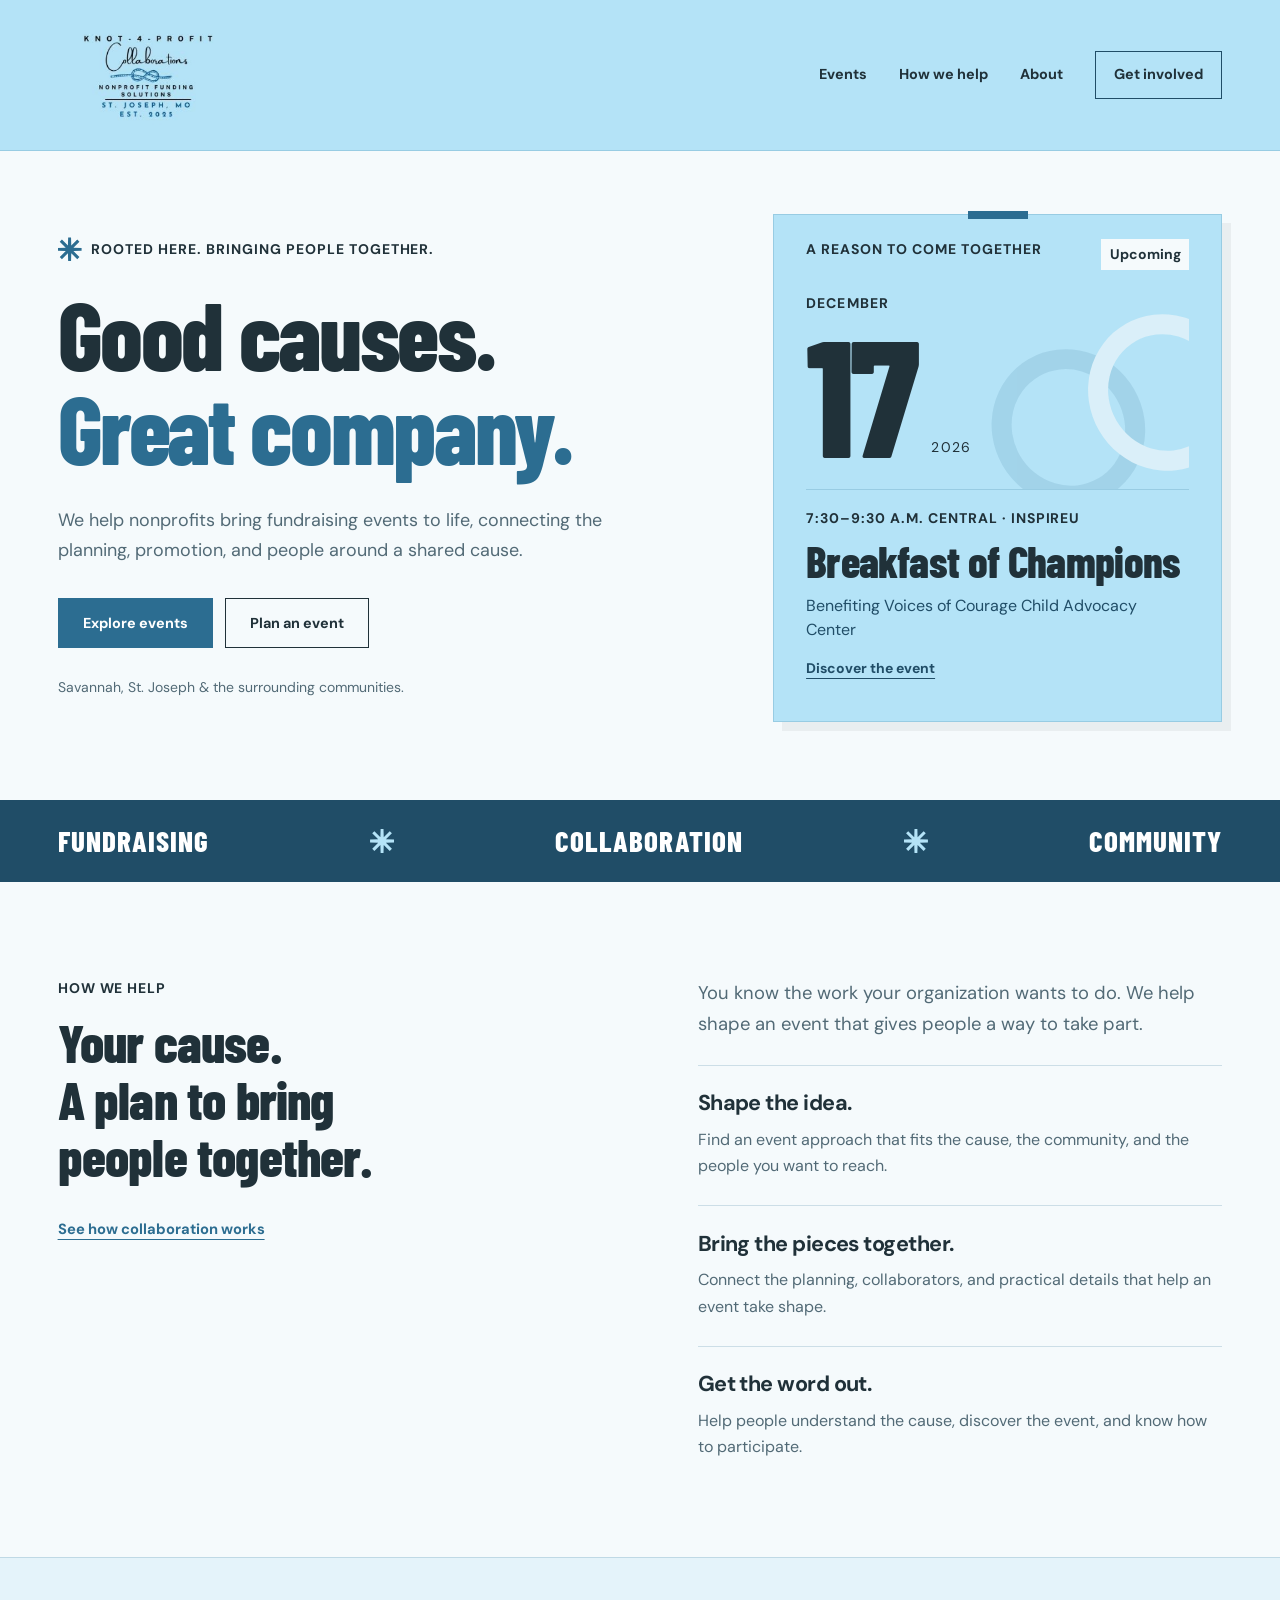
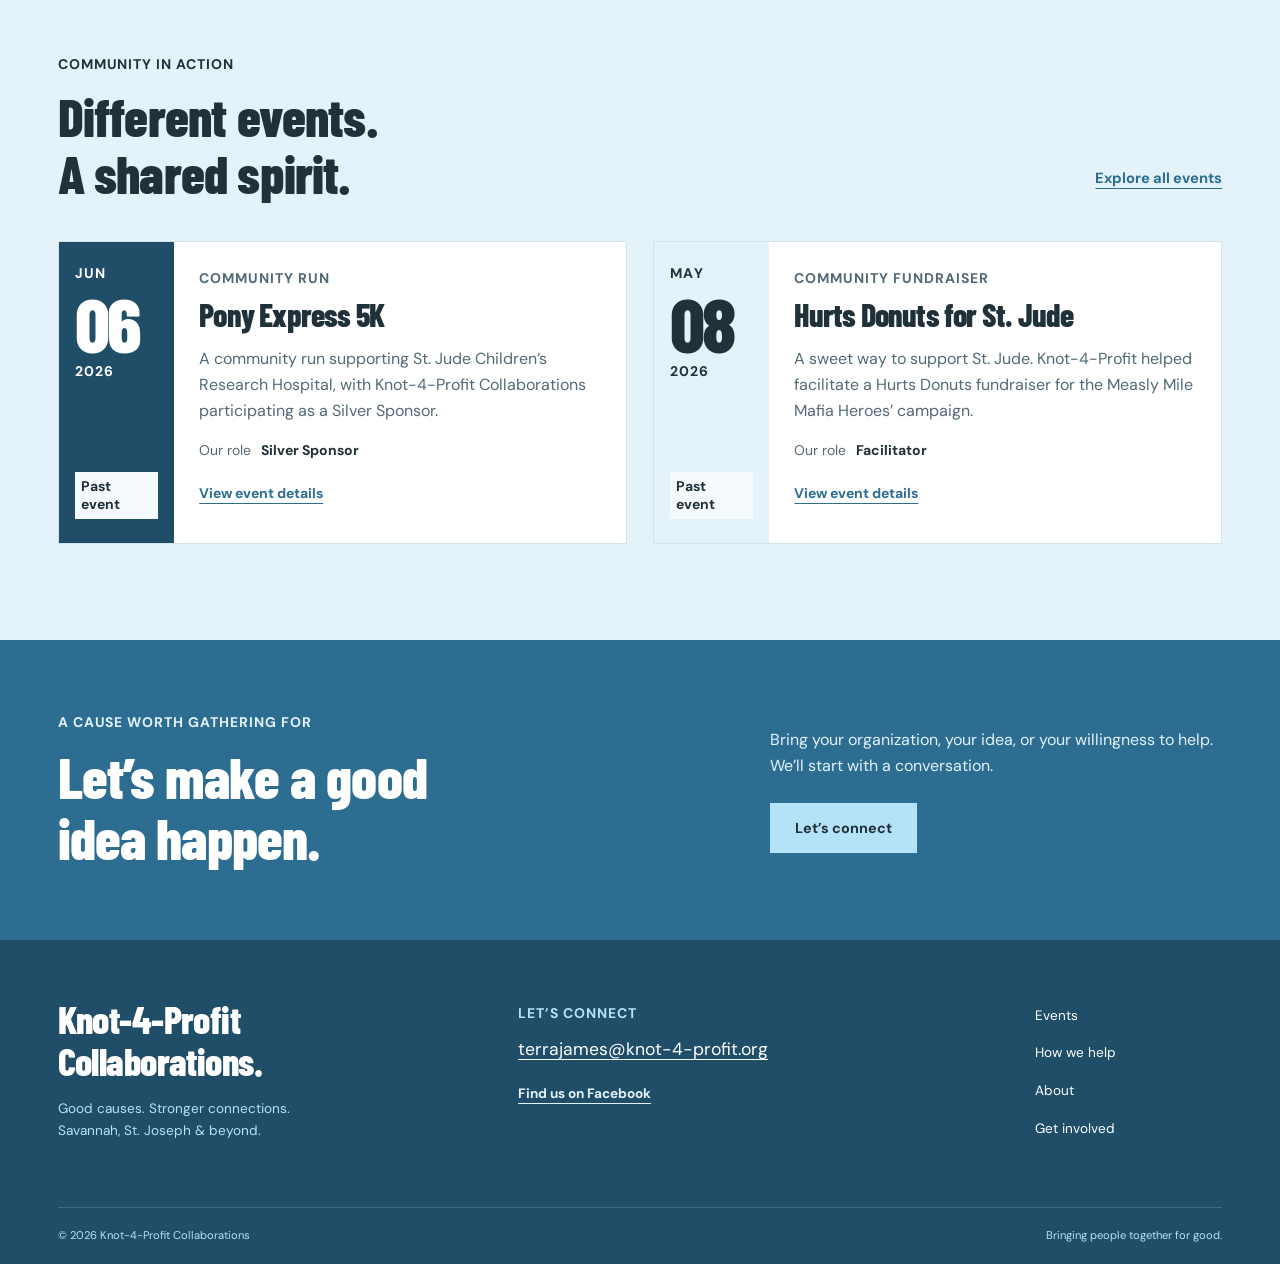
<file: knot4profit/index.html>
<!doctype html>
<html lang="en">
<head>
  <meta charset="utf-8">
  <meta name="viewport" content="width=device-width, initial-scale=1">
  <meta name="theme-color" content="#2C6D91">
  <title>Good causes. Great company. | Knot-4-Profit Collaborations</title>
  <meta name="description" content="Fundraising events, meaningful collaboration, and stronger community connections in Savannah, St. Joseph, and the surrounding area.">
  <meta name="robots" content="noindex, nofollow">
  <link rel="canonical" href="https://fwiwletter.com/knot4profit/">
  <meta property="og:type" content="website">
  <meta property="og:site_name" content="Knot-4-Profit Collaborations">
  <meta property="og:title" content="Good causes. Great company.">
  <meta property="og:description" content="Fundraising events, meaningful collaboration, and stronger community connections in Savannah, St. Joseph, and the surrounding area.">
  <meta property="og:url" content="https://fwiwletter.com/knot4profit/">
  <meta property="og:image" content="https://fwiwletter.com/knot4profit/assets/brand-banner.jpg">
  <meta property="og:image:width" content="1440">
  <meta property="og:image:height" content="348">
  <meta property="og:image:alt" content="Knot-4-Profit Collaborations — nonprofit funding solutions">
  <meta name="twitter:card" content="summary_large_image">
  <link rel="icon" href="./assets/brand-logo.png" type="image/png">
  <link rel="preload" href="./assets/fonts/barlow-condensed-800.ttf" as="font" type="font/ttf" crossorigin>
  <link rel="stylesheet" href="./assets/site.css">
  <script src="./assets/event-state.js" defer></script>
  <script src="./assets/site.js" defer></script>
</head>
<body class="home">
  <a class="skip-link" href="#main">Skip to content</a>
  <header class="site-header">
    <div class="container header-inner">
      <a class="wordmark" href="./" aria-label="Knot-4-Profit Collaborations home"><img class="brand-logo" src="./assets/brand-logo.png" width="300" height="250" alt="Knot-4-Profit Collaborations"></a>
      <button class="menu-toggle" type="button" aria-controls="primary-nav" aria-expanded="false" hidden><span>Menu</span><span class="menu-icon" aria-hidden="true"></span></button>
      <nav class="primary-nav" id="primary-nav" aria-label="Main navigation"><a href="./events/">Events</a><a href="./how-we-help/">How we help</a><a href="./about/">About</a><a href="./get-involved/">Get involved</a></nav>
    </div>
  </header>
  <main id="main" tabindex="-1">
    <section class="home-hero container">
      <div class="hero-copy"><p class="eyebrow"><span class="small-spark" aria-hidden="true">✳</span> Rooted here. Bringing people together.</p><h1>Good causes.<br><span>Great company.</span></h1><p class="hero-lead">We help nonprofits bring fundraising events to life, connecting the planning, promotion, and people around a shared cause.</p><div class="button-group"><a class="button button--primary" href="./events/" >Explore events</a><a class="button button--outline" href="./how-we-help/" >Plan an event</a></div><p class="hero-local">Savannah, St. Joseph &amp; the surrounding communities.</p></div>
      <aside class="hero-event" aria-labelledby="hero-event-title" data-event-record data-starts-at="2026-12-17T07:30:00-06:00" data-ends-at="2026-12-17T09:30:00-06:00" data-archived="false" data-status="">
        <div class="hero-event-top"><span class="eyebrow">A reason to come together</span><span class="event-state" data-event-status>Event details</span></div>
        <div class="hero-date"><span class="date-month">December</span><strong>17</strong><span class="date-year">2026</span><div class="connection-rings" aria-hidden="true"><i></i><i></i></div></div>
        <div class="hero-event-bottom"><p class="eyebrow">7:30–9:30 a.m. Central · InspireU</p><h2 id="hero-event-title">Breakfast of Champions</h2><p>Benefiting Voices of Courage Child Advocacy Center</p><a class="text-link" href="./events/breakfast-of-champions-2026/">Discover the event</a></div>
      </aside>
    </section>
    <div class="purpose-band" aria-label="Our focus"><div class="container"><span>Fundraising</span><span aria-hidden="true">✳</span><span>Collaboration</span><span aria-hidden="true">✳</span><span>Community</span></div></div>
    <section class="section container how-section"><div class="section-heading"><p class="eyebrow">How we help</p><h2>Your cause.<br>A plan to bring <br>people together.</h2><a class="text-link" href="./how-we-help/">See how collaboration works</a></div><div class="service-list"><p class="section-intro">You know the work your organization wants to do. We help shape an event that gives people a way to take part.</p><article><h3>Shape the idea.</h3><p>Find an event approach that fits the cause, the community, and the people you want to reach.</p></article><article><h3>Bring the pieces together.</h3><p>Connect the planning, collaborators, and practical details that help an event take shape.</p></article><article><h3>Get the word out.</h3><p>Help people understand the cause, discover the event, and know how to participate.</p></article></div></section>
    <section class="section work-section"><div class="container"><div class="section-topline"><div><p class="eyebrow">Community in action</p><h2>Different events.<br>A shared spirit.</h2></div><a class="text-link" href="./events/">Explore all events</a></div><div class="past-grid"><article class="event-card theme-deep event-card--compact" data-event-card data-starts-at="" data-ends-at="" data-archived="true" data-status="">
      <div class="event-card-date"><time datetime="2026-06-06"><span>Jun</span><strong>06</strong><span>2026</span></time><span class="event-state" data-event-status>Past event</span></div>
      <div class="event-card-content"><p class="eyebrow">Community run</p><h3><a href="./events/pony-express-5k-2026/">Pony Express 5K</a></h3><p>A community run supporting St. Jude Children’s Research Hospital, with Knot-4-Profit Collaborations participating as a Silver Sponsor.</p><p class="event-role">Our role <strong>Silver Sponsor</strong></p><a class="text-link" href="./events/pony-express-5k-2026/">View event details<span class="sr-only">: Pony Express 5K</span></a></div>
    </article><article class="event-card theme-mist event-card--compact" data-event-card data-starts-at="" data-ends-at="" data-archived="true" data-status="">
      <div class="event-card-date"><time datetime="2026-05-08"><span>May</span><strong>08</strong><span>2026</span></time><span class="event-state" data-event-status>Past event</span></div>
      <div class="event-card-content"><p class="eyebrow">Community fundraiser</p><h3><a href="./events/hurts-donuts-for-st-jude-2026/">Hurts Donuts for St. Jude</a></h3><p>A sweet way to support St. Jude. Knot-4-Profit helped facilitate a Hurts Donuts fundraiser for the Measly Mile Mafia Heroes’ campaign.</p><p class="event-role">Our role <strong>Facilitator</strong></p><a class="text-link" href="./events/hurts-donuts-for-st-jude-2026/">View event details<span class="sr-only">: Hurts Donuts for St. Jude</span></a></div>
    </article></div></div></section>
    <section class="invitation"><div class="container invitation-inner"><div><p class="eyebrow">A cause worth gathering for</p><h2>Let’s make a good idea happen.</h2></div><div><p>Bring your organization, your idea, or your willingness to help. We’ll start with a conversation.</p><a class="button button--light" href="./get-involved/" >Let’s connect</a></div></div></section>
    </main>
  <footer class="site-footer">
    <div class="container footer-top">
      <div><p class="footer-name">Knot-4-Profit<br>Collaborations.</p><p class="footer-description">Good causes. Stronger connections.<br>Savannah, St. Joseph &amp; beyond.</p></div>
      <div class="footer-connect"><p class="eyebrow">Let’s connect</p><a class="email-link" href="./get-involved/#contact">terrajames@knot-4-profit.org</a><a class="text-link" href="https://www.facebook.com/knot4profit/">Find us on Facebook</a></div>
      <nav class="footer-nav" aria-label="Footer navigation"><a href="./events/">Events</a><a href="./how-we-help/">How we help</a><a href="./about/">About</a><a href="./get-involved/">Get involved</a></nav>
    </div>
    <div class="container footer-bottom"><p>© <span data-current-year>2026</span> Knot-4-Profit Collaborations</p><p>Bringing people together for good.</p></div>
  </footer>
</body>
</html>
</file>
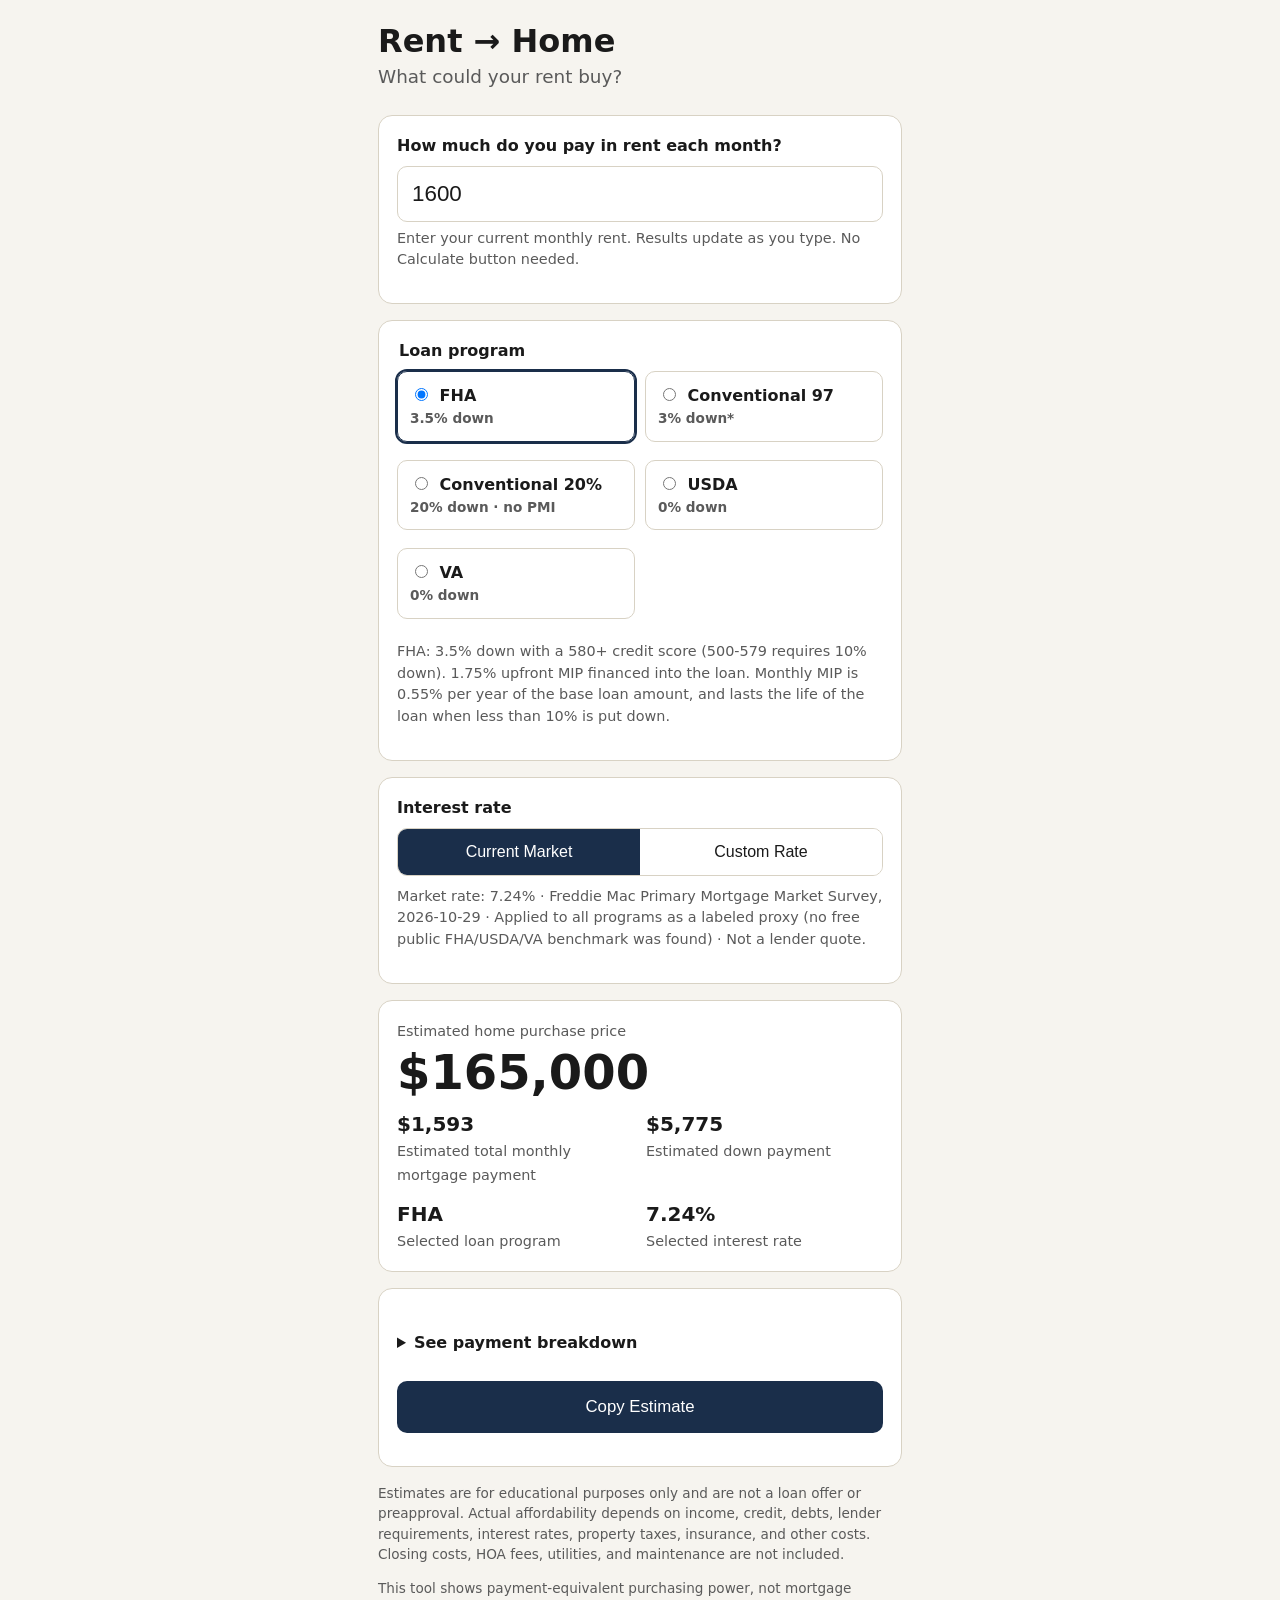
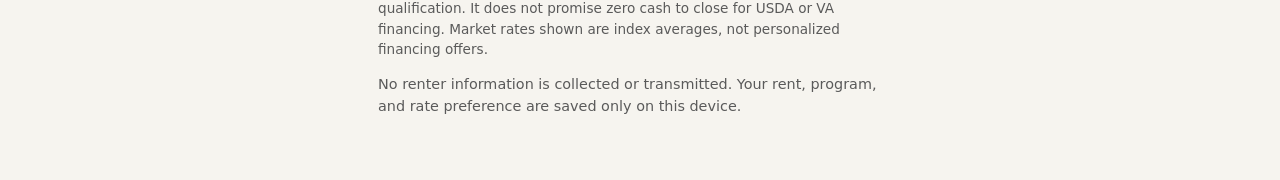
<file: mortgagetool/index.html>
<!DOCTYPE html>
<html lang="en">
<head>
<meta charset="UTF-8">
<meta name="viewport" content="width=device-width, initial-scale=1.0">
<title>Rent to Home</title>
<meta name="description" content="What could your rent buy? Enter monthly rent to estimate an affordable home purchase price. Educational estimate only.">
<meta name="theme-color" content="#1a2e4a">
<link rel="manifest" href="manifest.webmanifest">
<link rel="icon" type="image/png" href="icon-192.png">
<link rel="apple-touch-icon" href="icon-192.png">
<style>
  :root { color-scheme: light dark; --bg:#f6f4ef; --card:#ffffff; --ink:#1a1a1a; --muted:#5a5a5a; --accent:#1a2e4a; --accent2:#c9a227; --border:#d8d2c4; --input:#ffffff; }
  @media (prefers-color-scheme: dark) {
    :root { --bg:#121417; --card:#1d2126; --ink:#f2f0ea; --muted:#b0aca2; --accent:#8fb0d8; --accent2:#d4b53a; --border:#3a3f45; --input:#262b31; }
  }
  * { box-sizing: border-box; }
  body { margin:0; font-family: system-ui, -apple-system, Segoe UI, Roboto, Helvetica, Arial, sans-serif; background:var(--bg); color:var(--ink); line-height:1.5; }
  .wrap { max-width:560px; margin:0 auto; padding:24px 18px 48px; }
  h1 { font-size:2rem; margin:0 0 4px; line-height:1.1; }
  .sub { font-size:1.15rem; color:var(--muted); margin:0 0 24px; }
  .card { background:var(--card); border:1px solid var(--border); border-radius:14px; padding:18px; margin-bottom:16px; }
  label { font-weight:600; display:block; margin-bottom:8px; }
  input[type="number"], input[type="text"] { width:100%; font-size:1.4rem; padding:14px; border:1px solid var(--border); border-radius:10px; background:var(--input); color:var(--ink); }
  .hint { color:var(--muted); font-size:0.9rem; margin-top:6px; }
  fieldset { border:0; padding:0; margin:0; }
  legend { font-weight:600; margin-bottom:8px; }
  .programs { display:grid; grid-template-columns:1fr 1fr; gap:10px; }
  .prog { border:1px solid var(--border); border-radius:10px; padding:12px; cursor:pointer; min-height:64px; }
  .prog input { margin-right:6px; }
  .prog small { display:block; color:var(--muted); font-size:0.85rem; }
  .prog:has(input:checked) { border-color:var(--accent); outline:2px solid var(--accent); }
  .toggle { display:flex; border:1px solid var(--border); border-radius:10px; overflow:hidden; }
  .toggle button { flex:1; padding:14px; font-size:1rem; border:0; background:var(--input); color:var(--ink); cursor:pointer; }
  .toggle button[aria-pressed="true"] { background:var(--accent); color:#fff; }
  @media (prefers-color-scheme: dark) { .toggle button[aria-pressed="true"] { color:#121417; } }
  input[type="range"] { width:100%; margin:12px 0 4px; }
  .price { font-size:3rem; font-weight:800; line-height:1.05; margin:4px 0 8px; }
  .result-grid { display:grid; grid-template-columns:1fr 1fr; gap:12px; margin-top:12px; }
  .stat b { display:block; font-size:1.25rem; }
  .stat span { color:var(--muted); font-size:0.9rem; }
  .rate-line { color:var(--muted); font-size:0.9rem; margin-top:10px; }
  details { margin-top:14px; }
  summary { cursor:pointer; font-weight:600; padding:10px 0; }
  table { width:100%; border-collapse:collapse; font-size:0.95rem; }
  td { padding:8px 0; border-top:1px solid var(--border); }
  td:last-child { text-align:right; font-variant-numeric:tabular-nums; }
  tr.total td { font-weight:700; }
  button.primary { width:100%; padding:16px; font-size:1.05rem; border:0; border-radius:10px; background:var(--accent); color:#fff; cursor:pointer; }
  @media (prefers-color-scheme: dark) { button.primary { color:#121417; } }
  .disclaimer { color:var(--muted); font-size:0.85rem; }
  .note { font-size:0.9rem; color:var(--muted); }
  .error { color:#b3261e; font-weight:600; }
  @media (prefers-color-scheme: dark) { .error { color:#ff8a80; } }
</style>
</head>
<body>
<main class="wrap">
  <h1>Rent &rarr; Home</h1>
  <p class="sub">What could your rent buy?</p>

  <section class="card" aria-label="Rent input">
    <label for="rent">How much do you pay in rent each month?</label>
    <input id="rent" type="number" inputmode="decimal" min="0" step="1" value="1600" aria-describedby="rent-hint">
    <p class="hint" id="rent-hint">Enter your current monthly rent. Results update as you type. No Calculate button needed.</p>
    <p class="error" id="rent-error" hidden></p>
  </section>

  <section class="card">
    <fieldset>
      <legend>Loan program</legend>
      <div class="programs" role="radiogroup" aria-label="Loan program">
        <label class="prog"><input type="radio" name="program" value="fha" checked> FHA <small>3.5% down</small></label>
        <label class="prog"><input type="radio" name="program" value="conventional"> Conventional 97 <small>3% down*</small></label>
        <label class="prog"><input type="radio" name="program" value="conventional20"> Conventional 20% <small>20% down · no PMI</small></label>
        <label class="prog"><input type="radio" name="program" value="usda"> USDA <small>0% down</small></label>
        <label class="prog"><input type="radio" name="program" value="va"> VA <small>0% down</small></label>
      </div>
    </fieldset>
    <p class="note" id="program-note"></p>
  </section>

  <section class="card">
    <label>Interest rate</label>
    <div class="toggle" role="group" aria-label="Rate source">
      <button type="button" id="btn-market" aria-pressed="true">Current Market</button>
      <button type="button" id="btn-custom" aria-pressed="false">Custom Rate</button>
    </div>
    <div id="custom-wrap" hidden>
      <label for="custom-rate" style="margin-top:16px;">Custom rate: <span id="custom-rate-display">6.00%</span></label>
      <input id="custom-rate" type="range" min="3" max="10" step="0.125" value="6">
    </div>
    <p class="rate-line" id="rate-line"></p>
  </section>

  <section class="card" aria-live="polite">
    <span class="stat"><span>Estimated home purchase price</span></span>
    <div class="price" id="price">$164,000</div>
    <div class="result-grid">
      <div class="stat"><b id="total-payment">$1,593</b><span>Estimated total monthly mortgage payment</span></div>
      <div class="stat"><b id="down-payment">$5,740</b><span>Estimated down payment</span></div>
      <div class="stat"><b id="program-out">FHA</b><span>Selected loan program</span></div>
      <div class="stat"><b id="rate-out">7.32%</b><span>Selected interest rate</span></div>
    </div>
    <p class="note" id="floor-note" hidden>This rent is below the $175/month insurance assumption alone, so no purchase price fits under these assumptions.</p>
  </section>

  <section class="card">
    <details>
      <summary>See payment breakdown</summary>
      <table>
        <tbody>
          <tr><td>Principal &amp; interest</td><td id="bd-pi"></td></tr>
          <tr><td>Property taxes (estimated)</td><td id="bd-tax"></td></tr>
          <tr><td>Homeowners insurance (estimated)</td><td id="bd-ins"></td></tr>
          <tr><td id="bd-fee-label">Mortgage insurance / program fee</td><td id="bd-fee"></td></tr>
          <tr class="total"><td>Total monthly payment</td><td id="bd-total"></td></tr>
        </tbody>
      </table>
      <p class="note" id="assumptions"></p>
    </details>
    <div style="margin-top:16px;">
      <button class="primary" id="copy-btn" type="button">Copy Estimate</button>
      <p class="note" id="copy-status" aria-live="polite"></p>
    </div>
  </section>

  <p class="disclaimer">Estimates are for educational purposes only and are not a loan offer or preapproval. Actual affordability depends on income, credit, debts, lender requirements, interest rates, property taxes, insurance, and other costs. Closing costs, HOA fees, utilities, and maintenance are not included.</p>
  <p class="disclaimer">This tool shows payment-equivalent purchasing power, not mortgage qualification. It does not promise zero cash to close for USDA or VA financing. Market rates shown are index averages, not personalized financing offers.</p>
  <p class="note">No renter information is collected or transmitted. Your rent, program, and rate preference are saved only on this device.</p>
</main>

<script>
"use strict";
/*
 * Single configuration object. Update this (and rates.json) when program
 * rules or market rates change. No secrets are stored here or in any
 * browser code. Market rates are manually updated, date-stamped, and
 * labeled as a proxy where applicable. See rates.json for the source record.
 */
const CONFIG = {
  taxRateAnnual: 0.0175,          // 1.75% of purchase price per year
  insuranceMonthly: 175,          // $175/month
  hoaMonthly: 0,
  termMonths: 360,                // 30-year fixed
  customRateDefault: 0.06,
  market: {
    // Freddie Mac Primary Mortgage Market Survey, Oct 29, 2026.
    // PMMS measures conventional, conforming, fully amortizing purchase
    // loans for borrowers with 20% down and excellent credit.
    // No free public FHA/USDA/VA benchmark was found, so this same rate
    // is applied to all programs and is explicitly labeled "proxy" below.
    // It is an index average, not a lender quote.
    rate: 0.0724,
    date: "2026-10-29",
    source: "Freddie Mac Primary Mortgage Market Survey",
    basis: "proxy",
    updated: "2026-11-01"
  },
  programs: {
    fha: {
      label: "FHA", down: 0.035, upfront: 0.0175, annualFee: 0.0055,
      feeLabel: "Mortgage insurance (MIP)",
      note: "FHA: 3.5% down with a 580+ credit score (500-579 requires 10% down). 1.75% upfront MIP financed into the loan. Monthly MIP is 0.55% per year of the base loan amount, and lasts the life of the loan when less than 10% is put down."
    },
    conventional: {
      label: "Conventional 97", down: 0.03, upfront: 0, annualFee: 0.0070,
      feeLabel: "Mortgage insurance (PMI, estimated)",
      note: "*Conventional 97: 3% down only for a qualifying first-time buyer (at least one borrower with no ownership interest in the last 3 years, 1-unit primary residence, homebuyer education). The standard conventional minimum is otherwise 5% down. PMI is an estimate at 0.70% per year of the original loan balance and depends heavily on credit score and LTV (published ranges run roughly 0.46% to 1.50%); PMI can be cancelled at 80% LTV and ends automatically at 78%."
    },
    conventional20: {
      label: "Conventional 20%", down: 0.20, upfront: 0, annualFee: 0,
      feeLabel: "Mortgage insurance (PMI) — none at 20% down",
      note: "Conventional 20%: 20% down. At 80% loan-to-value or less, no private mortgage insurance is required, so this estimate includes no monthly PMI. Note: 20% is the no-PMI threshold, not the conventional minimum — the minimum is 5% for most borrowers (3% only under Conventional 97 for a qualifying first-time buyer)."
    },
    usda: {
      label: "USDA", down: 0, upfront: 0.01, annualFee: 0.0035,
      feeLabel: "Annual program fee",
      note: "USDA: 0% down. 1.00% upfront guarantee fee financed into the loan, plus a 0.35% annual fee (charged on the scheduled loan balance, so it eases as the balance falls; this tool uses the base loan amount as a first-year estimate). Eligibility depends on property location, household income, and underwriting."
    },
    va: {
      label: "VA", down: 0, upfront: 0.0215, annualFee: 0,
      feeLabel: "Mortgage insurance / program fee",
      note: "VA: 0% down, no monthly mortgage insurance. Default funding fee is 2.15% financed, for a first-use, nonexempt borrower with less than 5% down (subsequent use with less than 5% down is 3.30%), subject to current VA rules. VA eligibility is required and some borrowers are exempt from the funding fee."
    }
  }
};

const $ = (id) => document.getElementById(id);
const money = (n) => "$" + Math.round(n).toLocaleString("en-US");
const money2 = (n) => "$" + n.toLocaleString("en-US", {minimumFractionDigits: 2, maximumFractionDigits: 2});
const pct = (r) => (r * 100).toFixed(3).replace(/\.?0+$/, "") + "%";
// Display rates with two decimals for market/custom display (exact slider value shown separately).
const pct2 = (r) => (r * 100).toFixed(2) + "%";

function monthlyPI(loan, annualRate) {
  const r = annualRate / 12, n = CONFIG.termMonths;
  if (r === 0) return loan / n;
  return loan * r / (1 - Math.pow(1 + r, -n));
}

function components(price, prog, annualRate) {
  const down = price * prog.down;
  const baseLoan = price - down;
  const upfrontFee = baseLoan * prog.upfront;
  const finalLoan = baseLoan + upfrontFee;
  const pi = monthlyPI(finalLoan, annualRate);
  const tax = price * CONFIG.taxRateAnnual / 12;
  const ins = CONFIG.insuranceMonthly;
  const fee = baseLoan * prog.annualFee / 12;
  return { down, baseLoan, upfrontFee, finalLoan, pi, tax, ins, fee, total: pi + tax + ins + fee };
}

// Binary-search the largest price whose total fits the budget, then
// round DOWN to the nearest $1,000. Displayed total is the sum of the
// displayed (rounded) breakdown components, so the breakdown reconciles
// exactly; if that sum would exceed the budget, drop another $1,000.
function solve(rent, prog, annualRate) {
  if (!(rent > 0)) return null;
  let lo = 0, hi = Math.max(rent * 300, 1000);
  for (let i = 0; i < 80; i++) {
    const mid = (lo + hi) / 2;
    if (components(mid, prog, annualRate).total <= rent) lo = mid; else hi = mid;
  }
  let price = Math.floor(lo / 1000) * 1000;
  let c = components(price, prog, annualRate);
  let displayed = Math.round(c.pi) + Math.round(c.tax) + Math.round(c.ins) + Math.round(c.fee);
  while (price > 0 && displayed > rent) {
    price -= 1000;
    c = components(price, prog, annualRate);
    displayed = Math.round(c.pi) + Math.round(c.tax) + Math.round(c.ins) + Math.round(c.fee);
  }
  return { price, c, displayed };
}

let rateMode = "market";
let marketRate = CONFIG.market.rate;
let marketDate = CONFIG.market.date;
let marketSource = CONFIG.market.source;
let marketBasis = CONFIG.market.basis;
let offlineNote = "";

// Restore last-used preferences from this device only.
try {
  const saved = JSON.parse(localStorage.getItem("rent-to-home") || "{}");
  if (saved.rent) $("rent").value = saved.rent;
  if (saved.program && CONFIG.programs[saved.program]) {
    document.querySelector('input[name="program"][value="' + saved.program + '"]').checked = true;
  }
  if (saved.rateMode === "custom") setMode("custom");
  if (saved.customRate) { $("custom-rate").value = saved.customRate; }
} catch (e) { /* storage unavailable: calculator still works */ }

function selectedProgram() {
  const el = document.querySelector('input[name="program"]:checked');
  return CONFIG.programs[el ? el.value : "fha"];
}
function currentRate() {
  return rateMode === "market" ? marketRate : parseFloat($("custom-rate").value) / 100;
}
function savePrefs() {
  try {
    localStorage.setItem("rent-to-home", JSON.stringify({
      rent: $("rent").value,
      program: document.querySelector('input[name="program"]:checked').value,
      rateMode, customRate: $("custom-rate").value
    }));
  } catch (e) {}
}
function setMode(mode) {
  rateMode = mode;
  $("btn-market").setAttribute("aria-pressed", mode === "market" ? "true" : "false");
  $("btn-custom").setAttribute("aria-pressed", mode === "custom" ? "true" : "false");
  $("custom-wrap").hidden = mode !== "custom";
  render();
}
$("btn-market").addEventListener("click", () => setMode("market"));
$("btn-custom").addEventListener("click", () => setMode("custom"));
$("custom-rate").addEventListener("input", () => {
  $("custom-rate-display").textContent = pct2(parseFloat($("custom-rate").value) / 100);
  render();
});

function render() {
  const rentRaw = $("rent").value;
  const rent = parseFloat(rentRaw);
  const prog = selectedProgram();
  $("program-note").textContent = prog.note;
  $("custom-rate-display").textContent = pct2(parseFloat($("custom-rate").value) / 100);
  const err = $("rent-error");
  if (rentRaw === "" || isNaN(rent) || rent < 0) {
    err.hidden = false; err.textContent = "Enter a monthly rent of $0 or more.";
    $("price").textContent = "—"; $("total-payment").textContent = "—";
    $("down-payment").textContent = "—"; return;
  }
  err.hidden = true;
  const rate = currentRate();
  const result = solve(rent, prog, rate);
  if (!result || result.price === 0) {
    $("floor-note").hidden = false;
    $("price").textContent = "$0";
    $("total-payment").textContent = money(CONFIG.insuranceMonthly);
    $("down-payment").textContent = "$0";
  } else {
    $("floor-note").hidden = true;
    $("price").textContent = money(result.price);
    $("total-payment").textContent = money(result.displayed);
    $("down-payment").textContent = money(result.c.down);
  }
  $("program-out").textContent = prog.label;
  $("rate-out").textContent = pct2(rate);
  const c = result ? result.c : components(0, prog, rate);
  $("bd-pi").textContent = money(c.pi);
  $("bd-tax").textContent = money(c.tax);
  $("bd-ins").textContent = money(c.ins);
  $("bd-fee-label").textContent = prog.feeLabel;
  $("bd-fee").textContent = prog.annualFee ? money(c.fee) : "—";
  $("bd-total").textContent = result ? money(result.displayed) : money(c.total);
  $("assumptions").textContent =
    "Assumptions: " + prog.label + ", 30-year fixed, " + pct2(rate) + "; down payment " + pct(prog.down) +
    "; financed upfront fee " + (prog.upfront ? money(c.upfrontFee) + " (" + pct(prog.upfront) + " of the base loan)" : "none") +
    "; property taxes estimated at 1.75% of purchase price per year; homeowners insurance $175/month; HOA $0.";
  if (rateMode === "market") {
    $("rate-line").textContent = "Market rate: " + pct2(marketRate) + " · " + marketSource + ", " + marketDate +
      " · Applied to all programs as a labeled proxy (no free public FHA/USDA/VA benchmark was found) · Not a lender quote." +
      (offlineNote ? " " + offlineNote : "");
  } else {
    $("rate-line").textContent = "Custom rate: " + pct2(rate) + " · You set this rate; it is not a lender quote.";
  }
  savePrefs();
}

$("rent").addEventListener("input", render);
document.querySelectorAll('input[name="program"]').forEach(el => el.addEventListener("change", render));

$("copy-btn").addEventListener("click", async () => {
  const rent = parseFloat($("rent").value);
  if (isNaN(rent) || rent < 0) { $("copy-status").textContent = "Enter a rent first."; return; }
  const prog = selectedProgram(), rate = currentRate();
  const result = solve(rent, prog, rate);
  const price = result ? result.price : 0;
  const down = result ? result.c.down : 0;
  const total = result ? result.displayed : 0;
  const text = [
    "Rent-to-Home Estimate", "",
    "Current rent: " + money(rent) + "/month", "",
    "Mortgage: " + prog.label + ", 30-year fixed", "",
    "Interest rate: " + pct2(rate),
    "Estimated home purchase price: " + money(price),
    "Estimated down payment: " + money(down),
    "Estimated monthly mortgage payment: " + money(total), "",
    "Includes estimated principal, interest, property taxes, homeowners insurance, and applicable mortgage insurance.", "",
    "Educational estimate only. Not a mortgage preapproval."
  ].join("\n");
  try {
    await navigator.clipboard.writeText(text);
    $("copy-status").textContent = "Copied.";
  } catch (e) {
    const ta = document.createElement("textarea");
    ta.value = text; document.body.appendChild(ta); ta.select();
    try { document.execCommand("copy"); $("copy-status").textContent = "Copied."; }
    catch (e2) { $("copy-status").textContent = "Copy failed. Select the text manually."; }
    ta.remove();
  }
});

// Market rates: try the shipped rates.json first (service worker caches
// it, so a previously verified rate survives offline). On failure, keep
// the embedded config rate above and say so; never invent a live rate.
async function loadMarketRates() {
  if (!navigator.onLine) offlineNote = "Offline: using the saved market rate from " + marketDate + ". This rate is not current while offline.";
  try {
    const res = await fetch("rates.json", { cache: "no-store" });
    if (res.ok) {
      const data = await res.json();
      if (data && typeof data.rate === "number" && data.rate > 0) {
        marketRate = data.rate; marketDate = data.date || marketDate;
        marketSource = data.source || marketSource;
        try { localStorage.setItem("rent-to-home-market", JSON.stringify(data)); } catch (e) {}
      }
    }
  } catch (e) {
    try {
      const saved = JSON.parse(localStorage.getItem("rent-to-home-market") || "null");
      if (saved && typeof saved.rate === "number") {
        marketRate = saved.rate; marketDate = saved.date || marketDate;
        offlineNote = "Rate source unavailable: using the most recently saved verified rate from " + marketDate + ".";
      }
    } catch (e2) {}
    if (!offlineNote) offlineNote = "Rate source unavailable: using the embedded rate from " + marketDate + ".";
  }
  render();
}

if ("serviceWorker" in navigator) {
  window.addEventListener("load", () => {
    navigator.serviceWorker.register("sw.js", { scope: "./" }).catch(() => {});
  });
}
loadMarketRates();
render();
</script>
</body>
</html>
</file>
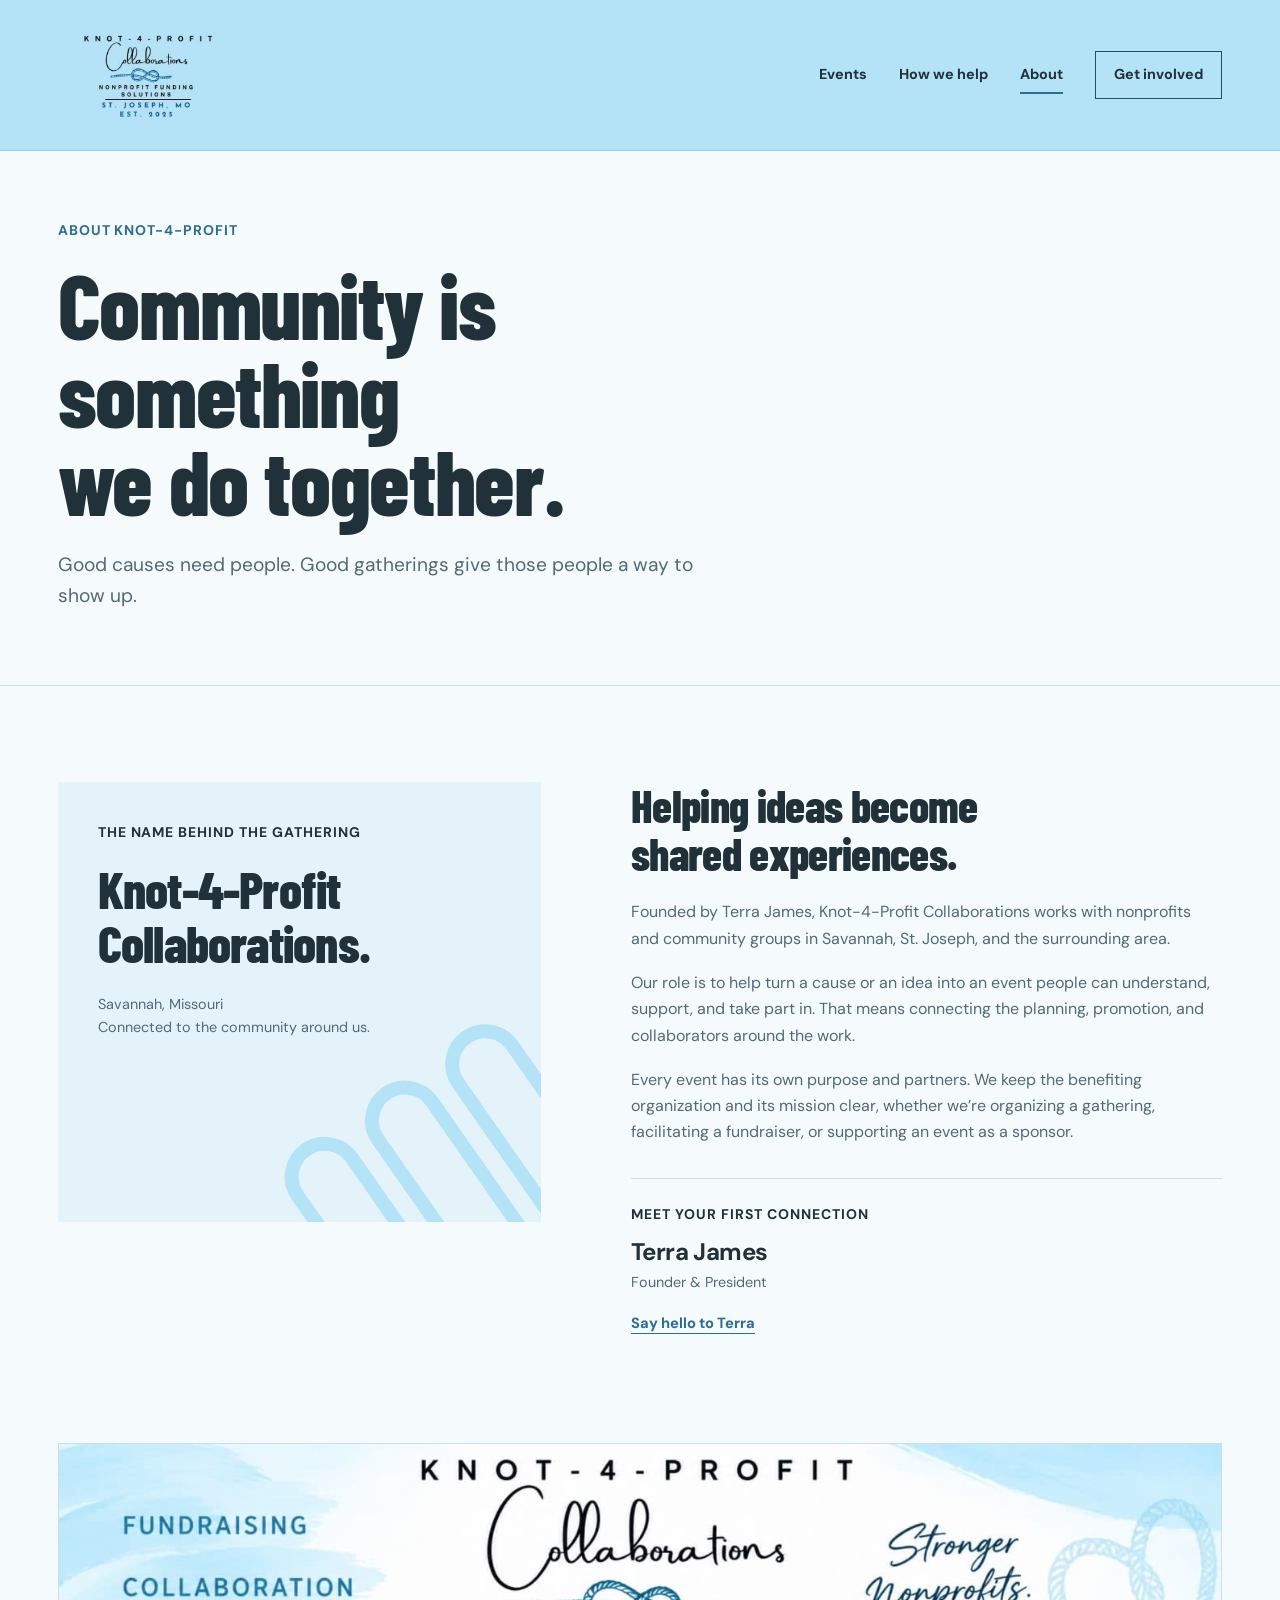
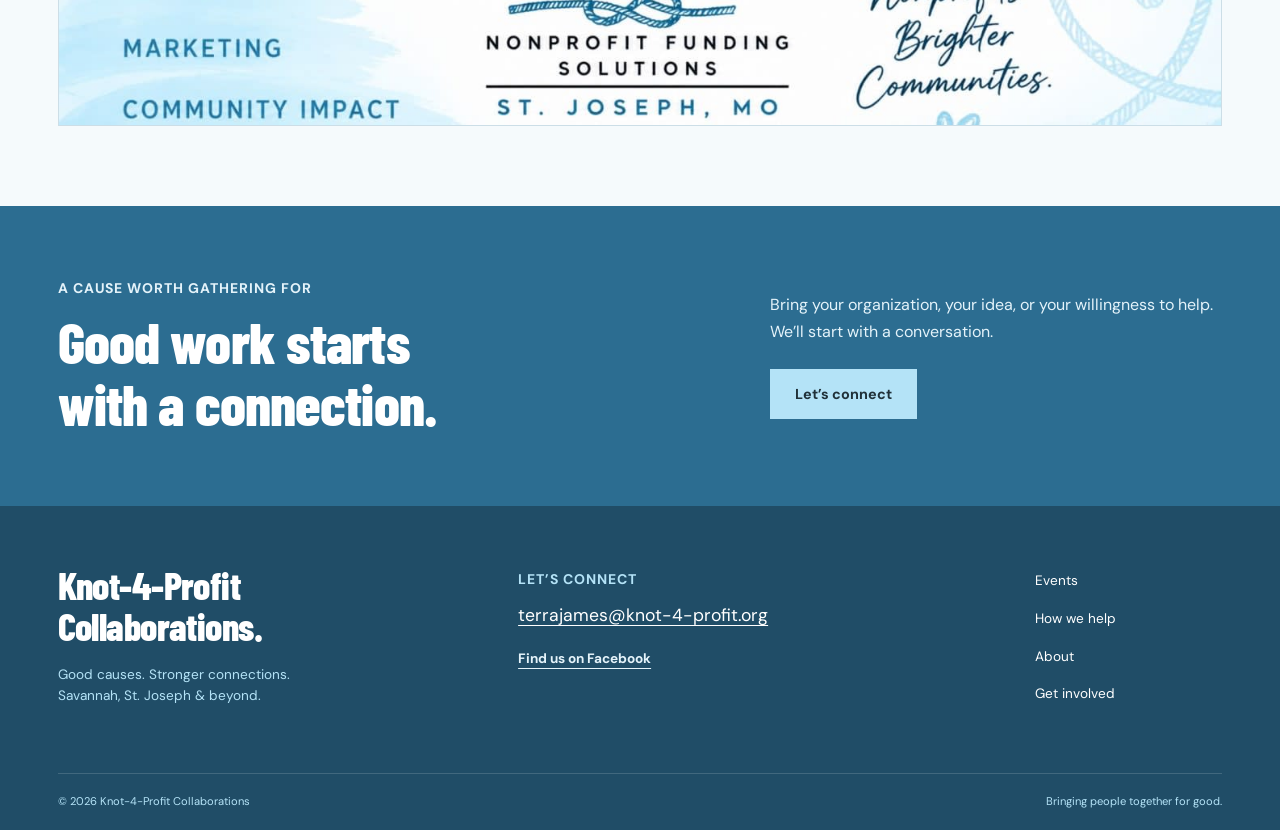
<file: knot4profit/about/index.html>
<!doctype html>
<html lang="en">
<head>
  <meta charset="utf-8">
  <meta name="viewport" content="width=device-width, initial-scale=1">
  <meta name="theme-color" content="#2C6D91">
  <title>About Knot-4-Profit | Knot-4-Profit Collaborations</title>
  <meta name="description" content="Meet Knot-4-Profit Collaborations, founded by Terra James to help nonprofits and community groups bring fundraising ideas to life.">
  <meta name="robots" content="noindex, nofollow">
  <link rel="canonical" href="https://fwiwletter.com/knot4profit/about/">
  <meta property="og:type" content="website">
  <meta property="og:site_name" content="Knot-4-Profit Collaborations">
  <meta property="og:title" content="About Knot-4-Profit">
  <meta property="og:description" content="Meet Knot-4-Profit Collaborations, founded by Terra James to help nonprofits and community groups bring fundraising ideas to life.">
  <meta property="og:url" content="https://fwiwletter.com/knot4profit/about/">
  <meta property="og:image" content="https://fwiwletter.com/knot4profit/assets/brand-banner.jpg">
  <meta property="og:image:width" content="1440">
  <meta property="og:image:height" content="348">
  <meta property="og:image:alt" content="Knot-4-Profit Collaborations — nonprofit funding solutions">
  <meta name="twitter:card" content="summary_large_image">
  <link rel="icon" href="../assets/brand-logo.png" type="image/png">
  <link rel="preload" href="../assets/fonts/barlow-condensed-800.ttf" as="font" type="font/ttf" crossorigin>
  <link rel="stylesheet" href="../assets/site.css">
  <script src="../assets/event-state.js" defer></script>
  <script src="../assets/site.js" defer></script>
</head>
<body class="">
  <a class="skip-link" href="#main">Skip to content</a>
  <header class="site-header">
    <div class="container header-inner">
      <a class="wordmark" href="../" aria-label="Knot-4-Profit Collaborations home"><img class="brand-logo" src="../assets/brand-logo.png" width="300" height="250" alt="Knot-4-Profit Collaborations"></a>
      <button class="menu-toggle" type="button" aria-controls="primary-nav" aria-expanded="false" hidden><span>Menu</span><span class="menu-icon" aria-hidden="true"></span></button>
      <nav class="primary-nav" id="primary-nav" aria-label="Main navigation"><a href="../events/">Events</a><a href="../how-we-help/">How we help</a><a href="../about/" aria-current="page">About</a><a href="../get-involved/">Get involved</a></nav>
    </div>
  </header>
  <main id="main" tabindex="-1"><section class="page-intro container"><p class="eyebrow">About Knot-4-Profit</p><h1>Community is<br>something<br>we do together.</h1><p class="lead">Good causes need people. Good gatherings give those people a way to show up.</p></section>
    <section class="section container about-story"><div class="about-name-block"><p class="eyebrow">The name behind the gathering</p><h2>Knot-4-Profit<br>Collaborations.</h2><p>Savannah, Missouri<br>Connected to the community around us.</p><div class="about-linework" aria-hidden="true"><span></span><span></span><span></span></div></div><div class="prose"><h2>Helping ideas become shared experiences.</h2><p>Founded by Terra James, Knot-4-Profit Collaborations works with nonprofits and community groups in Savannah, St. Joseph, and the surrounding area.</p><p>Our role is to help turn a cause or an idea into an event people can understand, support, and take part in. That means connecting the planning, promotion, and collaborators around the work.</p><p>Every event has its own purpose and partners. We keep the benefiting organization and its mission clear, whether we’re organizing a gathering, facilitating a fundraiser, or supporting an event as a sponsor.</p><div class="founder-note"><p class="eyebrow">Meet your first connection</p><h3>Terra James</h3><p>Founder &amp; President</p><a class="text-link" href="../get-involved/?subject=Let%E2%80%99s%20connect%20with%20Knot-4-Profit#contact">Say hello to Terra</a></div></div></section>
    <section class="brand-section container"><img src="../assets/brand-banner.jpg" width="1440" height="348" loading="lazy" alt="Knot-4-Profit Collaborations: fundraising, collaboration, marketing, and community impact. Stronger nonprofits. Brighter communities."></section>
    <section class="invitation"><div class="container invitation-inner"><div><p class="eyebrow">A cause worth gathering for</p><h2>Good work starts with a connection.</h2></div><div><p>Bring your organization, your idea, or your willingness to help. We’ll start with a conversation.</p><a class="button button--light" href="../get-involved/" >Let’s connect</a></div></div></section></main>
  <footer class="site-footer">
    <div class="container footer-top">
      <div><p class="footer-name">Knot-4-Profit<br>Collaborations.</p><p class="footer-description">Good causes. Stronger connections.<br>Savannah, St. Joseph &amp; beyond.</p></div>
      <div class="footer-connect"><p class="eyebrow">Let’s connect</p><a class="email-link" href="../get-involved/#contact">terrajames@knot-4-profit.org</a><a class="text-link" href="https://www.facebook.com/knot4profit/">Find us on Facebook</a></div>
      <nav class="footer-nav" aria-label="Footer navigation"><a href="../events/">Events</a><a href="../how-we-help/">How we help</a><a href="../about/" aria-current="page">About</a><a href="../get-involved/">Get involved</a></nav>
    </div>
    <div class="container footer-bottom"><p>© <span data-current-year>2026</span> Knot-4-Profit Collaborations</p><p>Bringing people together for good.</p></div>
  </footer>
</body>
</html>
</file>
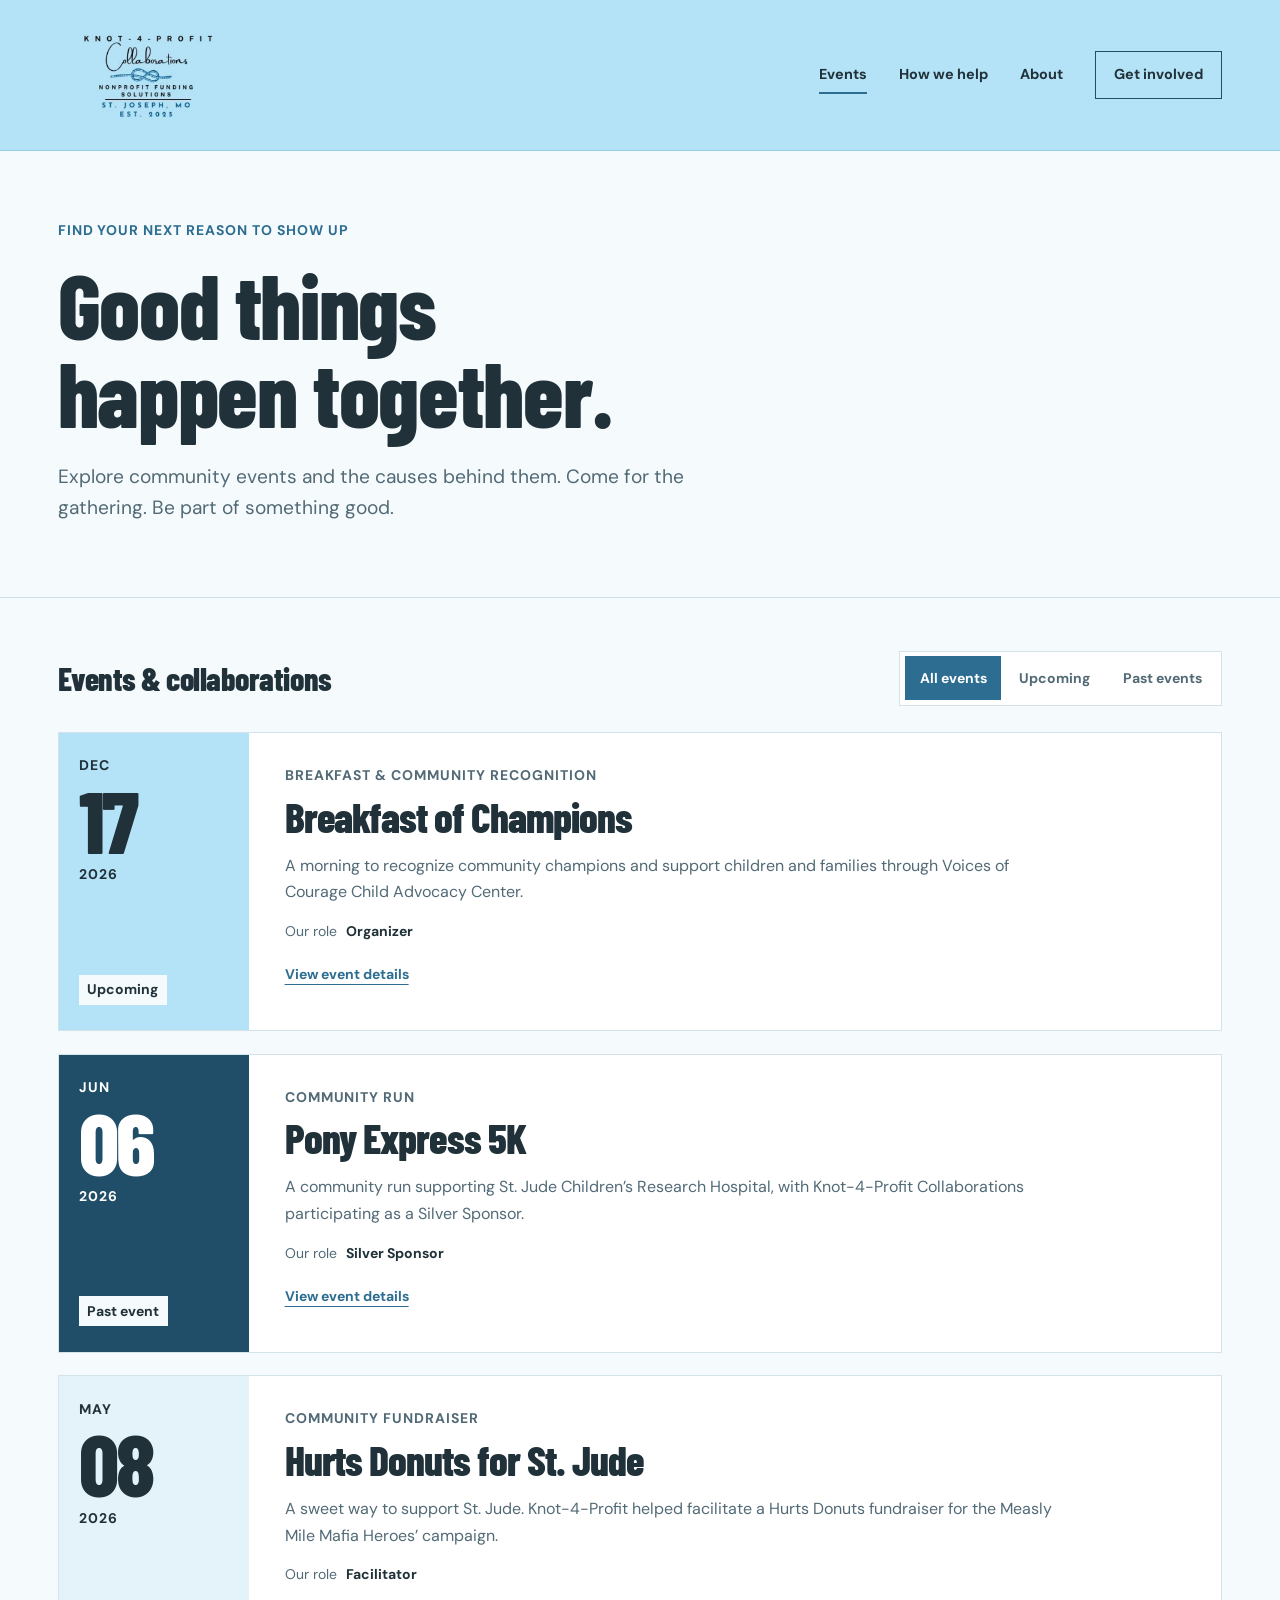
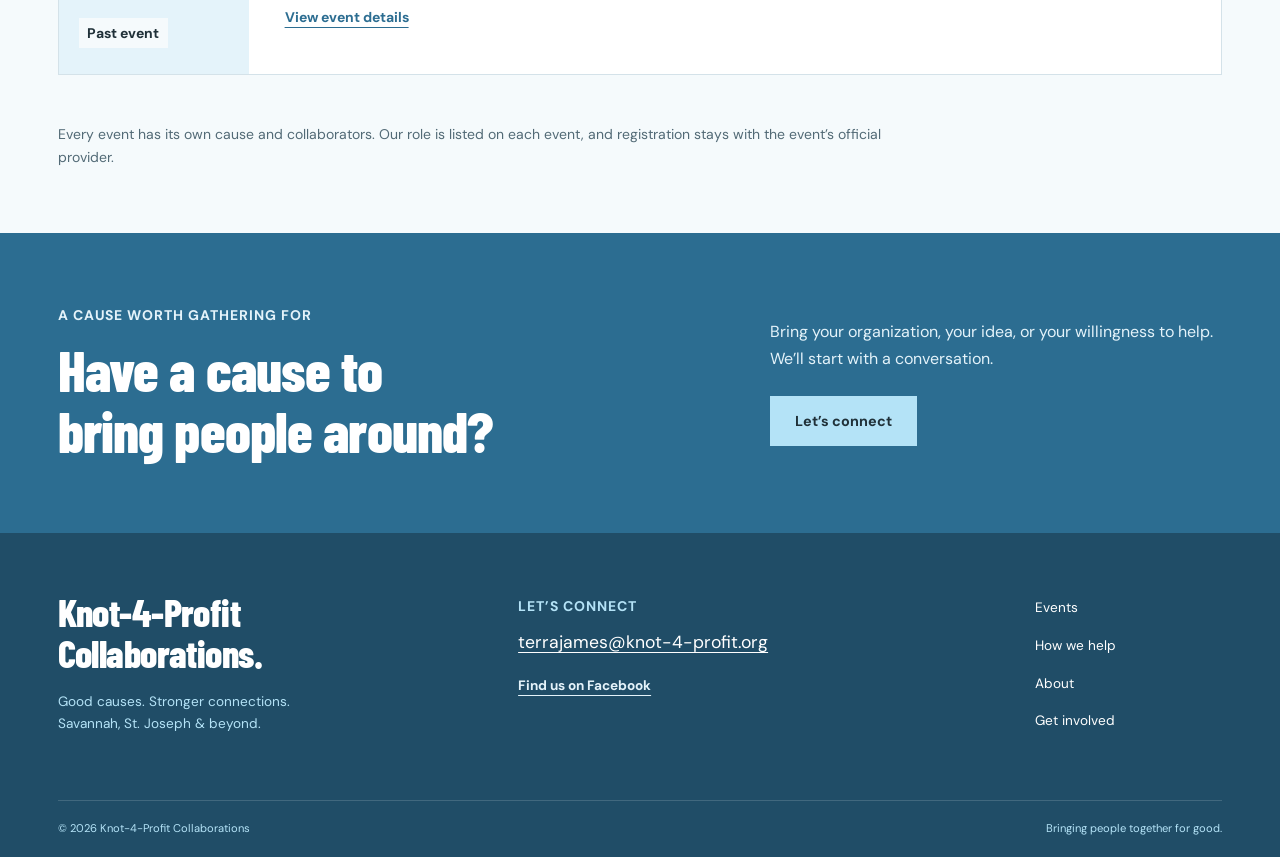
<file: knot4profit/events/index.html>
<!doctype html>
<html lang="en">
<head>
  <meta charset="utf-8">
  <meta name="viewport" content="width=device-width, initial-scale=1">
  <meta name="theme-color" content="#2C6D91">
  <title>Events &amp; collaborations | Knot-4-Profit Collaborations</title>
  <meta name="description" content="Find community events, explore the causes they support, and see Knot-4-Profit’s role in each collaboration.">
  <meta name="robots" content="noindex, nofollow">
  <link rel="canonical" href="https://fwiwletter.com/knot4profit/events/">
  <meta property="og:type" content="website">
  <meta property="og:site_name" content="Knot-4-Profit Collaborations">
  <meta property="og:title" content="Events &amp; collaborations">
  <meta property="og:description" content="Find community events, explore the causes they support, and see Knot-4-Profit’s role in each collaboration.">
  <meta property="og:url" content="https://fwiwletter.com/knot4profit/events/">
  <meta property="og:image" content="https://fwiwletter.com/knot4profit/assets/brand-banner.jpg">
  <meta property="og:image:width" content="1440">
  <meta property="og:image:height" content="348">
  <meta property="og:image:alt" content="Knot-4-Profit Collaborations — nonprofit funding solutions">
  <meta name="twitter:card" content="summary_large_image">
  <link rel="icon" href="../assets/brand-logo.png" type="image/png">
  <link rel="preload" href="../assets/fonts/barlow-condensed-800.ttf" as="font" type="font/ttf" crossorigin>
  <link rel="stylesheet" href="../assets/site.css">
  <script src="../assets/event-state.js" defer></script>
  <script src="../assets/site.js" defer></script>
</head>
<body class="">
  <a class="skip-link" href="#main">Skip to content</a>
  <header class="site-header">
    <div class="container header-inner">
      <a class="wordmark" href="../" aria-label="Knot-4-Profit Collaborations home"><img class="brand-logo" src="../assets/brand-logo.png" width="300" height="250" alt="Knot-4-Profit Collaborations"></a>
      <button class="menu-toggle" type="button" aria-controls="primary-nav" aria-expanded="false" hidden><span>Menu</span><span class="menu-icon" aria-hidden="true"></span></button>
      <nav class="primary-nav" id="primary-nav" aria-label="Main navigation"><a href="../events/" aria-current="page">Events</a><a href="../how-we-help/">How we help</a><a href="../about/">About</a><a href="../get-involved/">Get involved</a></nav>
    </div>
  </header>
  <main id="main" tabindex="-1"><section class="page-intro container"><p class="eyebrow">Find your next reason to show up</p><h1>Good things<br>happen together.</h1><p class="lead">Explore community events and the causes behind them. Come for the gathering. Be part of something good.</p></section>
    <section class="container events-section" aria-labelledby="events-heading"><div class="events-toolbar"><h2 id="events-heading">Events &amp; collaborations</h2><div class="event-filters" role="group" aria-label="Filter events" hidden><button type="button" data-filter="all" aria-pressed="true">All events</button><button type="button" data-filter="upcoming" aria-pressed="false">Upcoming</button><button type="button" data-filter="past" aria-pressed="false">Past events</button></div></div><p class="sr-only" data-filter-status role="status" aria-live="polite"></p><div class="event-list"><article class="event-card theme-sky " data-event-card data-starts-at="2026-12-17T07:30:00-06:00" data-ends-at="2026-12-17T09:30:00-06:00" data-archived="false" data-status="">
      <div class="event-card-date"><time datetime="2026-12-17"><span>Dec</span><strong>17</strong><span>2026</span></time><span class="event-state" data-event-status>Event details</span></div>
      <div class="event-card-content"><p class="eyebrow">Breakfast &amp; community recognition</p><h3><a href="../events/breakfast-of-champions-2026/">Breakfast of Champions</a></h3><p>A morning to recognize community champions and support children and families through Voices of Courage Child Advocacy Center.</p><p class="event-role">Our role <strong>Organizer</strong></p><a class="text-link" href="../events/breakfast-of-champions-2026/">View event details<span class="sr-only">: Breakfast of Champions</span></a></div>
    </article><article class="event-card theme-deep " data-event-card data-starts-at="" data-ends-at="" data-archived="true" data-status="">
      <div class="event-card-date"><time datetime="2026-06-06"><span>Jun</span><strong>06</strong><span>2026</span></time><span class="event-state" data-event-status>Past event</span></div>
      <div class="event-card-content"><p class="eyebrow">Community run</p><h3><a href="../events/pony-express-5k-2026/">Pony Express 5K</a></h3><p>A community run supporting St. Jude Children’s Research Hospital, with Knot-4-Profit Collaborations participating as a Silver Sponsor.</p><p class="event-role">Our role <strong>Silver Sponsor</strong></p><a class="text-link" href="../events/pony-express-5k-2026/">View event details<span class="sr-only">: Pony Express 5K</span></a></div>
    </article><article class="event-card theme-mist " data-event-card data-starts-at="" data-ends-at="" data-archived="true" data-status="">
      <div class="event-card-date"><time datetime="2026-05-08"><span>May</span><strong>08</strong><span>2026</span></time><span class="event-state" data-event-status>Past event</span></div>
      <div class="event-card-content"><p class="eyebrow">Community fundraiser</p><h3><a href="../events/hurts-donuts-for-st-jude-2026/">Hurts Donuts for St. Jude</a></h3><p>A sweet way to support St. Jude. Knot-4-Profit helped facilitate a Hurts Donuts fundraiser for the Measly Mile Mafia Heroes’ campaign.</p><p class="event-role">Our role <strong>Facilitator</strong></p><a class="text-link" href="../events/hurts-donuts-for-st-jude-2026/">View event details<span class="sr-only">: Hurts Donuts for St. Jude</span></a></div>
    </article></div><div class="empty-state" hidden><h3>More good things to come.</h3><p>There are no events in this view right now. Explore our past collaborations or get in touch about a future event.</p><a class="text-link" href="../get-involved/">Talk about an event</a></div></section>
    <section class="container event-note"><p>Every event has its own cause and collaborators. Our role is listed on each event, and registration stays with the event’s official provider.</p></section><section class="invitation"><div class="container invitation-inner"><div><p class="eyebrow">A cause worth gathering for</p><h2>Have a cause to bring people around?</h2></div><div><p>Bring your organization, your idea, or your willingness to help. We’ll start with a conversation.</p><a class="button button--light" href="../get-involved/" >Let’s connect</a></div></div></section></main>
  <footer class="site-footer">
    <div class="container footer-top">
      <div><p class="footer-name">Knot-4-Profit<br>Collaborations.</p><p class="footer-description">Good causes. Stronger connections.<br>Savannah, St. Joseph &amp; beyond.</p></div>
      <div class="footer-connect"><p class="eyebrow">Let’s connect</p><a class="email-link" href="../get-involved/#contact">terrajames@knot-4-profit.org</a><a class="text-link" href="https://www.facebook.com/knot4profit/">Find us on Facebook</a></div>
      <nav class="footer-nav" aria-label="Footer navigation"><a href="../events/" aria-current="page">Events</a><a href="../how-we-help/">How we help</a><a href="../about/">About</a><a href="../get-involved/">Get involved</a></nav>
    </div>
    <div class="container footer-bottom"><p>© <span data-current-year>2026</span> Knot-4-Profit Collaborations</p><p>Bringing people together for good.</p></div>
  </footer>
</body>
</html>
</file>
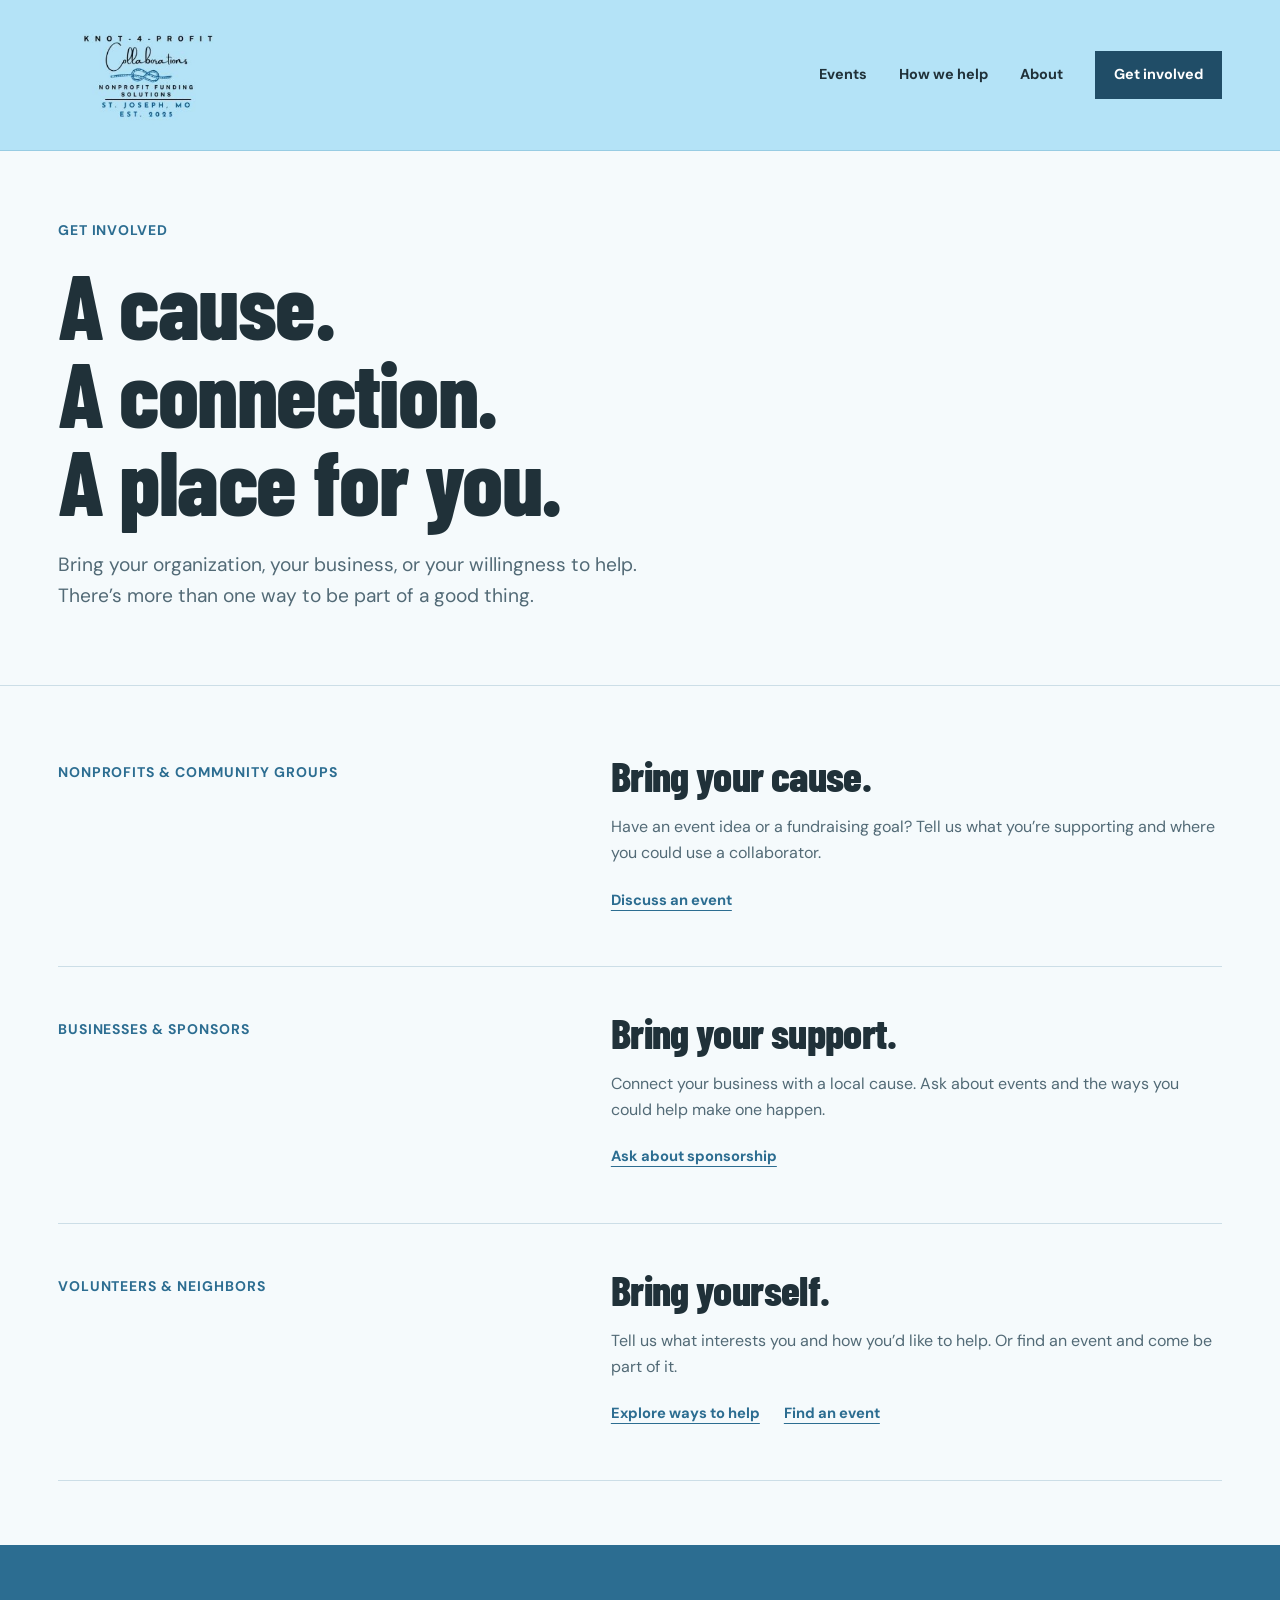
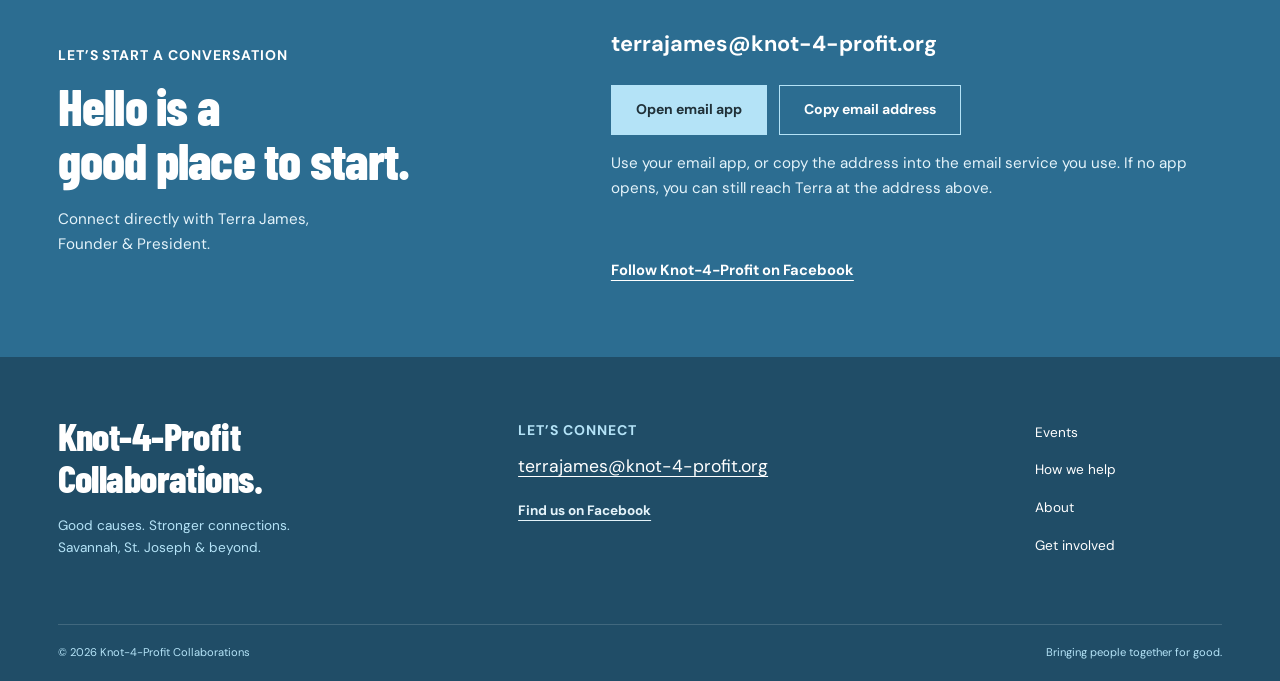
<file: knot4profit/get-involved/index.html>
<!doctype html>
<html lang="en">
<head>
  <meta charset="utf-8">
  <meta name="viewport" content="width=device-width, initial-scale=1">
  <meta name="theme-color" content="#2C6D91">
  <title>Get involved | Knot-4-Profit Collaborations</title>
  <meta name="description" content="Plan an event, ask about sponsorship, volunteer, or connect with Terra James at Knot-4-Profit Collaborations.">
  <meta name="robots" content="noindex, nofollow">
  <link rel="canonical" href="https://fwiwletter.com/knot4profit/get-involved/">
  <meta property="og:type" content="website">
  <meta property="og:site_name" content="Knot-4-Profit Collaborations">
  <meta property="og:title" content="Get involved">
  <meta property="og:description" content="Plan an event, ask about sponsorship, volunteer, or connect with Terra James at Knot-4-Profit Collaborations.">
  <meta property="og:url" content="https://fwiwletter.com/knot4profit/get-involved/">
  <meta property="og:image" content="https://fwiwletter.com/knot4profit/assets/brand-banner.jpg">
  <meta property="og:image:width" content="1440">
  <meta property="og:image:height" content="348">
  <meta property="og:image:alt" content="Knot-4-Profit Collaborations — nonprofit funding solutions">
  <meta name="twitter:card" content="summary_large_image">
  <link rel="icon" href="../assets/brand-logo.png" type="image/png">
  <link rel="preload" href="../assets/fonts/barlow-condensed-800.ttf" as="font" type="font/ttf" crossorigin>
  <link rel="stylesheet" href="../assets/site.css">
  <script src="../assets/event-state.js" defer></script>
  <script src="../assets/site.js" defer></script>
</head>
<body class="">
  <a class="skip-link" href="#main">Skip to content</a>
  <header class="site-header">
    <div class="container header-inner">
      <a class="wordmark" href="../" aria-label="Knot-4-Profit Collaborations home"><img class="brand-logo" src="../assets/brand-logo.png" width="300" height="250" alt="Knot-4-Profit Collaborations"></a>
      <button class="menu-toggle" type="button" aria-controls="primary-nav" aria-expanded="false" hidden><span>Menu</span><span class="menu-icon" aria-hidden="true"></span></button>
      <nav class="primary-nav" id="primary-nav" aria-label="Main navigation"><a href="../events/">Events</a><a href="../how-we-help/">How we help</a><a href="../about/">About</a><a href="../get-involved/" aria-current="page">Get involved</a></nav>
    </div>
  </header>
  <main id="main" tabindex="-1"><section class="page-intro container"><p class="eyebrow">Get involved</p><h1>A cause.<br>A connection.<br>A place for you.</h1><p class="lead">Bring your organization, your business, or your willingness to help. There’s more than one way to be part of a good thing.</p></section>
    <section class="container involvement-list" aria-label="Ways to get involved"><article><p class="eyebrow">Nonprofits &amp; community groups</p><div><h2>Bring your cause.</h2><p>Have an event idea or a fundraising goal? Tell us what you’re supporting and where you could use a collaborator.</p><a class="text-link" href="../get-involved/?subject=Let%E2%80%99s%20discuss%20an%20event#contact">Discuss an event</a></div></article><article><p class="eyebrow">Businesses &amp; sponsors</p><div><h2>Bring your support.</h2><p>Connect your business with a local cause. Ask about events and the ways you could help make one happen.</p><a class="text-link" href="../get-involved/?subject=Sponsorship%20opportunities#contact">Ask about sponsorship</a></div></article><article><p class="eyebrow">Volunteers &amp; neighbors</p><div><h2>Bring yourself.</h2><p>Tell us what interests you and how you’d like to help. Or find an event and come be part of it.</p><div class="inline-links"><a class="text-link" href="../get-involved/?subject=I%E2%80%99d%20like%20to%20get%20involved#contact">Explore ways to help</a><a class="text-link" href="../events/">Find an event</a></div></div></article></section>
    <section class="contact-panel" id="contact" tabindex="-1" aria-labelledby="contact-heading"><div class="container contact-inner"><div><p class="eyebrow">Let’s start a conversation</p><h2 id="contact-heading">Hello is a<br>good place to start.</h2><p>Connect directly with Terra James,<br>Founder &amp; President.</p></div><div class="contact-actions"><p class="contact-topic" data-contact-topic hidden></p><p class="contact-email">terrajames@knot-4-profit.org</p><div class="button-group"><a class="button button--light" href="mailto:terrajames@knot-4-profit.org" data-email-launch>Open email app</a><button type="button" class="button button--outline-light" data-copy-email="terrajames@knot-4-profit.org" hidden>Copy email address</button></div><p class="contact-help">Use your email app, or copy the address into the email service you use. If no app opens, you can still reach Terra at the address above.</p><p class="contact-feedback" role="status" data-copy-status aria-live="polite"></p><a class="text-link" href="https://www.facebook.com/knot4profit/">Follow Knot-4-Profit on Facebook</a></div></div></section></main>
  <footer class="site-footer">
    <div class="container footer-top">
      <div><p class="footer-name">Knot-4-Profit<br>Collaborations.</p><p class="footer-description">Good causes. Stronger connections.<br>Savannah, St. Joseph &amp; beyond.</p></div>
      <div class="footer-connect"><p class="eyebrow">Let’s connect</p><a class="email-link" href="../get-involved/#contact">terrajames@knot-4-profit.org</a><a class="text-link" href="https://www.facebook.com/knot4profit/">Find us on Facebook</a></div>
      <nav class="footer-nav" aria-label="Footer navigation"><a href="../events/">Events</a><a href="../how-we-help/">How we help</a><a href="../about/">About</a><a href="../get-involved/" aria-current="page">Get involved</a></nav>
    </div>
    <div class="container footer-bottom"><p>© <span data-current-year>2026</span> Knot-4-Profit Collaborations</p><p>Bringing people together for good.</p></div>
  </footer>
</body>
</html>
</file>
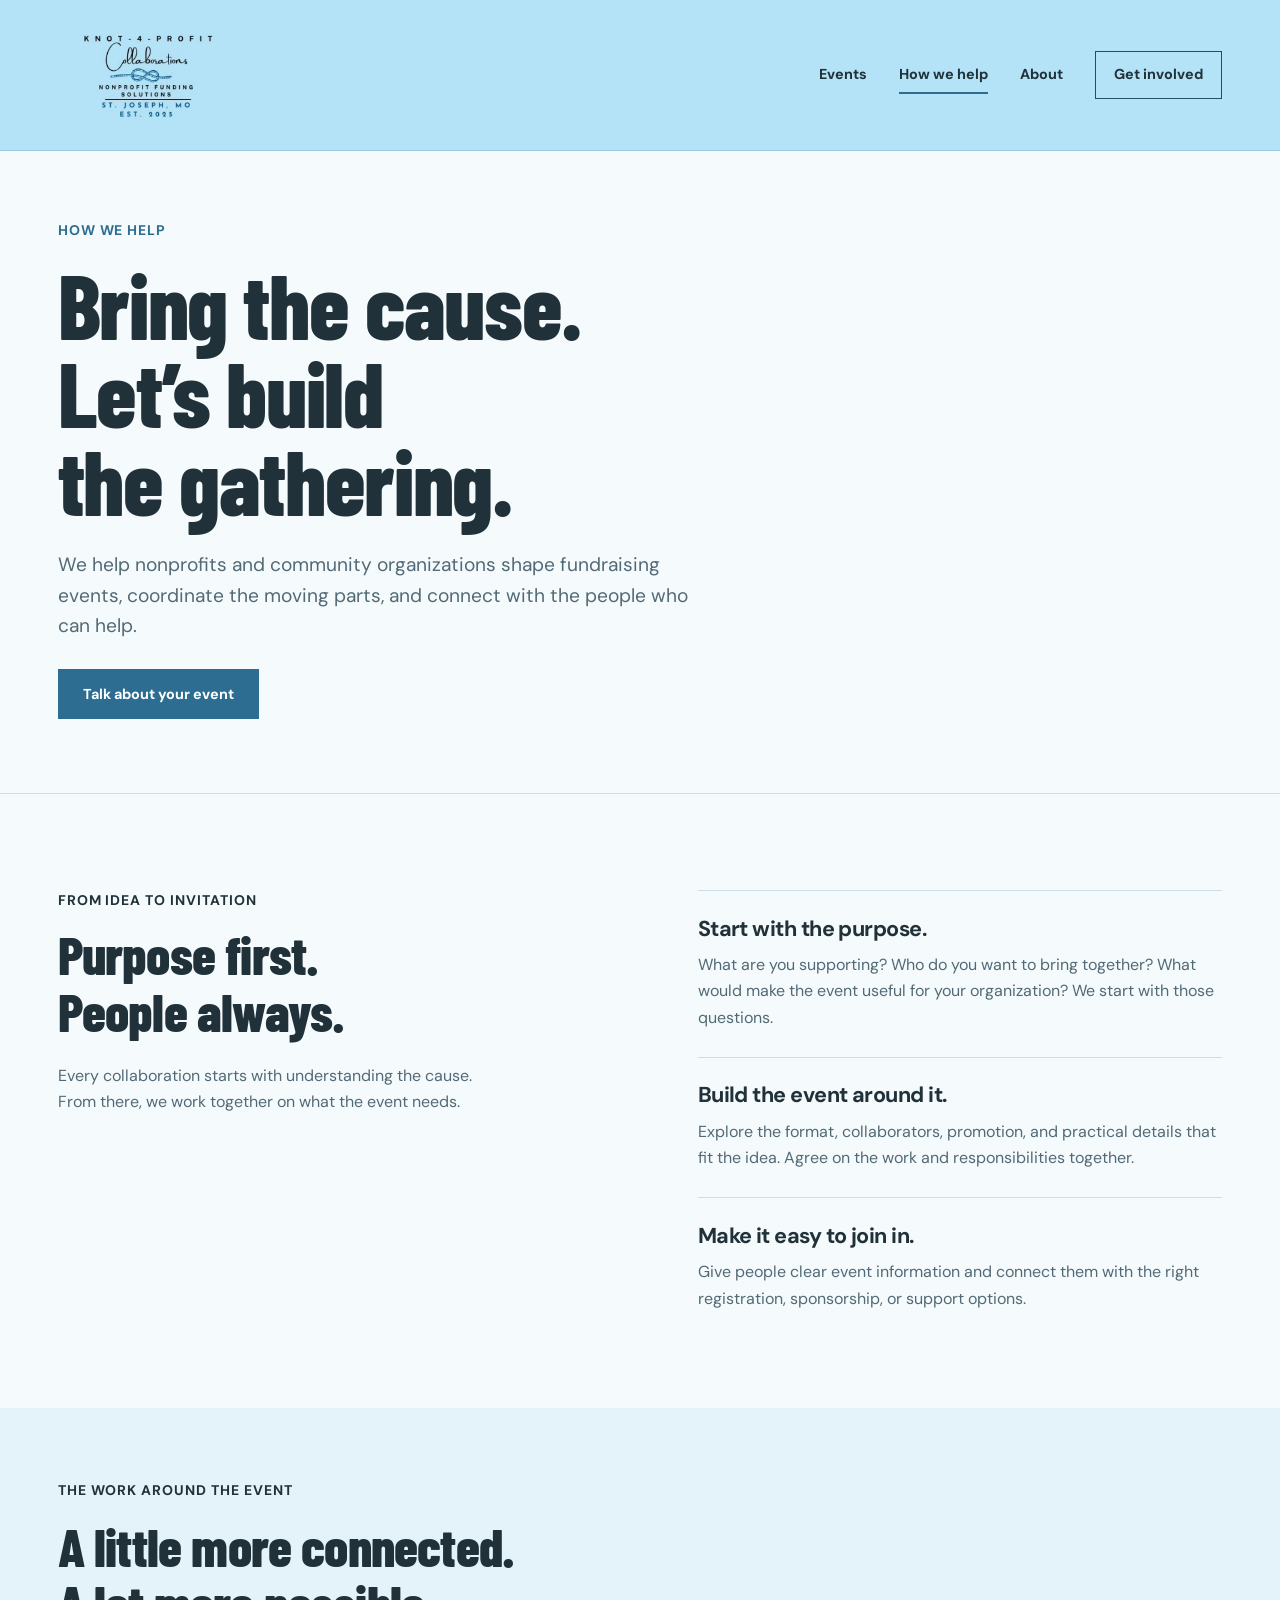
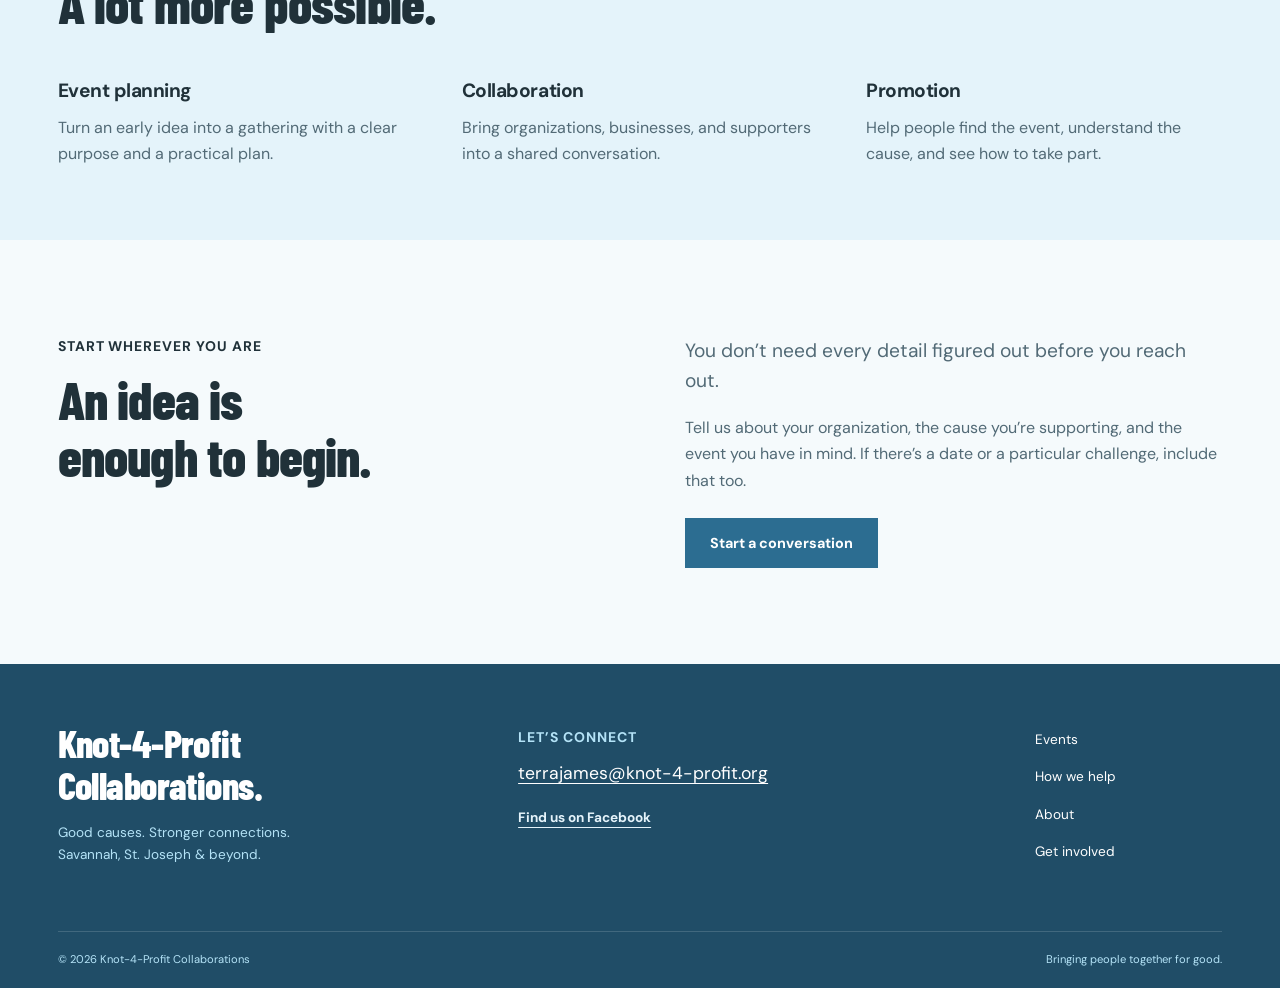
<file: knot4profit/how-we-help/index.html>
<!doctype html>
<html lang="en">
<head>
  <meta charset="utf-8">
  <meta name="viewport" content="width=device-width, initial-scale=1">
  <meta name="theme-color" content="#2C6D91">
  <title>How we help | Knot-4-Profit Collaborations</title>
  <meta name="description" content="Bring a cause or an event idea. Knot-4-Profit helps connect planning, collaborators, and promotion around it.">
  <meta name="robots" content="noindex, nofollow">
  <link rel="canonical" href="https://fwiwletter.com/knot4profit/how-we-help/">
  <meta property="og:type" content="website">
  <meta property="og:site_name" content="Knot-4-Profit Collaborations">
  <meta property="og:title" content="How we help">
  <meta property="og:description" content="Bring a cause or an event idea. Knot-4-Profit helps connect planning, collaborators, and promotion around it.">
  <meta property="og:url" content="https://fwiwletter.com/knot4profit/how-we-help/">
  <meta property="og:image" content="https://fwiwletter.com/knot4profit/assets/brand-banner.jpg">
  <meta property="og:image:width" content="1440">
  <meta property="og:image:height" content="348">
  <meta property="og:image:alt" content="Knot-4-Profit Collaborations — nonprofit funding solutions">
  <meta name="twitter:card" content="summary_large_image">
  <link rel="icon" href="../assets/brand-logo.png" type="image/png">
  <link rel="preload" href="../assets/fonts/barlow-condensed-800.ttf" as="font" type="font/ttf" crossorigin>
  <link rel="stylesheet" href="../assets/site.css">
  <script src="../assets/event-state.js" defer></script>
  <script src="../assets/site.js" defer></script>
</head>
<body class="">
  <a class="skip-link" href="#main">Skip to content</a>
  <header class="site-header">
    <div class="container header-inner">
      <a class="wordmark" href="../" aria-label="Knot-4-Profit Collaborations home"><img class="brand-logo" src="../assets/brand-logo.png" width="300" height="250" alt="Knot-4-Profit Collaborations"></a>
      <button class="menu-toggle" type="button" aria-controls="primary-nav" aria-expanded="false" hidden><span>Menu</span><span class="menu-icon" aria-hidden="true"></span></button>
      <nav class="primary-nav" id="primary-nav" aria-label="Main navigation"><a href="../events/">Events</a><a href="../how-we-help/" aria-current="page">How we help</a><a href="../about/">About</a><a href="../get-involved/">Get involved</a></nav>
    </div>
  </header>
  <main id="main" tabindex="-1"><section class="page-intro container"><p class="eyebrow">How we help</p><h1>Bring the cause.<br>Let’s build<br>the gathering.</h1><p class="lead">We help nonprofits and community organizations shape fundraising events, coordinate the moving parts, and connect with the people who can help.</p><a class="button button--primary" href="../get-involved/?subject=Let%E2%80%99s%20plan%20an%20event#contact" >Talk about your event</a></section>
    <section class="section container process-section"><div class="section-heading"><p class="eyebrow">From idea to invitation</p><h2>Purpose first.<br>People always.</h2><p>Every collaboration starts with understanding the cause. From there, we work together on what the event needs.</p></div><div class="service-list"><article><h3>Start with the purpose.</h3><p>What are you supporting? Who do you want to bring together? What would make the event useful for your organization? We start with those questions.</p></article><article><h3>Build the event around it.</h3><p>Explore the format, collaborators, promotion, and practical details that fit the idea. Agree on the work and responsibilities together.</p></article><article><h3>Make it easy to join in.</h3><p>Give people clear event information and connect them with the right registration, sponsorship, or support options.</p></article></div></section>
    <section class="support-section"><div class="container support-inner"><p class="eyebrow">The work around the event</p><h2>A little more connected.<br>A lot more possible.</h2><div class="support-grid"><article><h3>Event planning</h3><p>Turn an early idea into a gathering with a clear purpose and a practical plan.</p></article><article><h3>Collaboration</h3><p>Bring organizations, businesses, and supporters into a shared conversation.</p></article><article><h3>Promotion</h3><p>Help people find the event, understand the cause, and see how to take part.</p></article></div></div></section>
    <section class="section container conversation-section"><div><p class="eyebrow">Start wherever you are</p><h2>An idea is <br>enough to begin.</h2></div><div><p class="lead">You don’t need every detail figured out before you reach out.</p><p>Tell us about your organization, the cause you’re supporting, and the event you have in mind. If there’s a date or a particular challenge, include that too.</p><a class="button button--primary" href="../get-involved/?subject=An%20event%20idea%20for%20Knot-4-Profit#contact" >Start a conversation</a></div></section></main>
  <footer class="site-footer">
    <div class="container footer-top">
      <div><p class="footer-name">Knot-4-Profit<br>Collaborations.</p><p class="footer-description">Good causes. Stronger connections.<br>Savannah, St. Joseph &amp; beyond.</p></div>
      <div class="footer-connect"><p class="eyebrow">Let’s connect</p><a class="email-link" href="../get-involved/#contact">terrajames@knot-4-profit.org</a><a class="text-link" href="https://www.facebook.com/knot4profit/">Find us on Facebook</a></div>
      <nav class="footer-nav" aria-label="Footer navigation"><a href="../events/">Events</a><a href="../how-we-help/" aria-current="page">How we help</a><a href="../about/">About</a><a href="../get-involved/">Get involved</a></nav>
    </div>
    <div class="container footer-bottom"><p>© <span data-current-year>2026</span> Knot-4-Profit Collaborations</p><p>Bringing people together for good.</p></div>
  </footer>
</body>
</html>
</file>
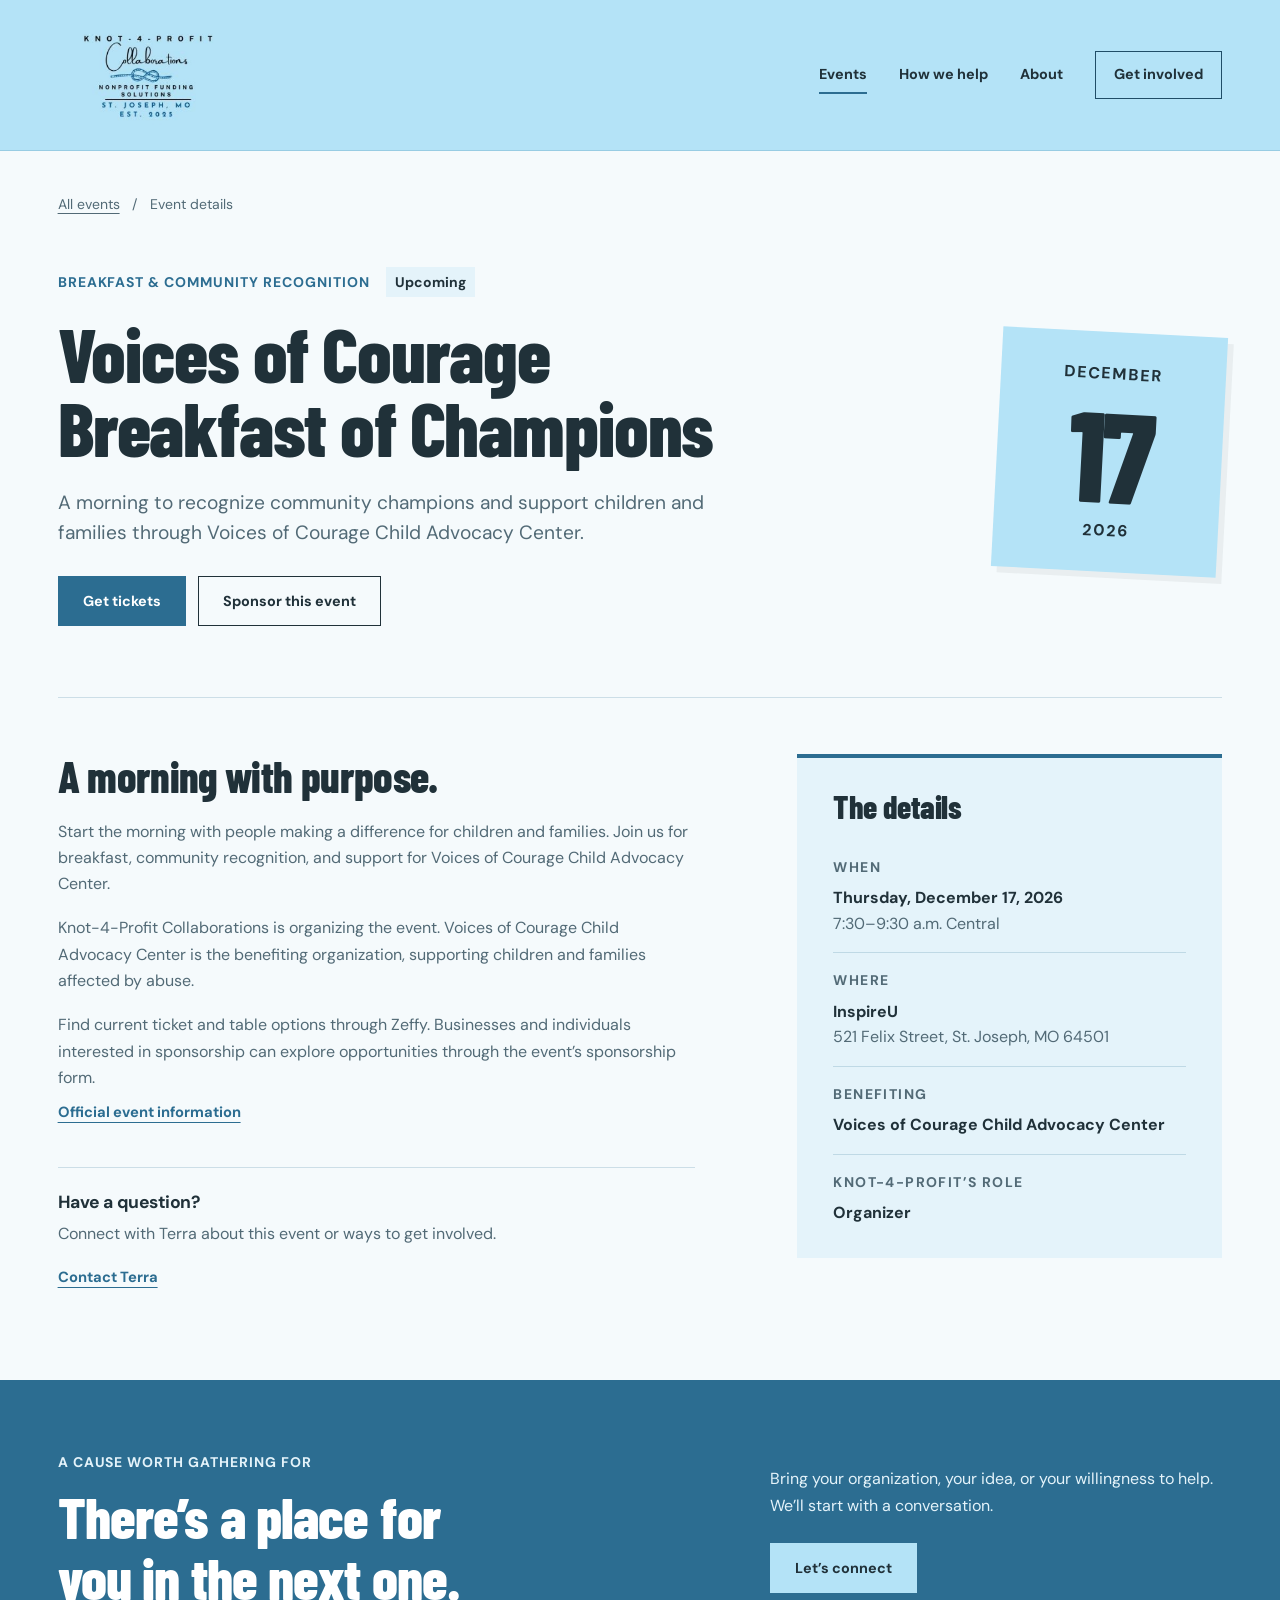
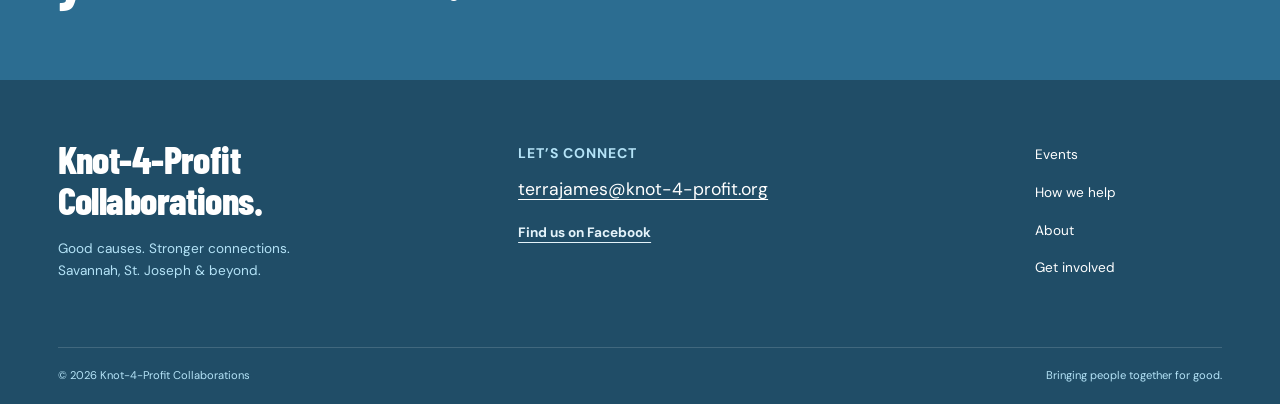
<file: knot4profit/events/breakfast-of-champions-2026/index.html>
<!doctype html>
<html lang="en">
<head>
  <meta charset="utf-8">
  <meta name="viewport" content="width=device-width, initial-scale=1">
  <meta name="theme-color" content="#2C6D91">
  <title>Voices of Courage Breakfast of Champions | Knot-4-Profit Collaborations</title>
  <meta name="description" content="A morning to recognize community champions and support children and families through Voices of Courage Child Advocacy Center.">
  <meta name="robots" content="noindex, nofollow">
  <link rel="canonical" href="https://fwiwletter.com/knot4profit/events/breakfast-of-champions-2026/">
  <meta property="og:type" content="website">
  <meta property="og:site_name" content="Knot-4-Profit Collaborations">
  <meta property="og:title" content="Voices of Courage Breakfast of Champions">
  <meta property="og:description" content="A morning to recognize community champions and support children and families through Voices of Courage Child Advocacy Center.">
  <meta property="og:url" content="https://fwiwletter.com/knot4profit/events/breakfast-of-champions-2026/">
  <meta property="og:image" content="https://fwiwletter.com/knot4profit/assets/brand-banner.jpg">
  <meta property="og:image:width" content="1440">
  <meta property="og:image:height" content="348">
  <meta property="og:image:alt" content="Knot-4-Profit Collaborations — nonprofit funding solutions">
  <meta name="twitter:card" content="summary_large_image">
  <link rel="icon" href="../../assets/brand-logo.png" type="image/png">
  <link rel="preload" href="../../assets/fonts/barlow-condensed-800.ttf" as="font" type="font/ttf" crossorigin>
  <link rel="stylesheet" href="../../assets/site.css">
  <script src="../../assets/event-state.js" defer></script>
  <script src="../../assets/site.js" defer></script>
</head>
<body class="event-page">
  <a class="skip-link" href="#main">Skip to content</a>
  <header class="site-header">
    <div class="container header-inner">
      <a class="wordmark" href="../../" aria-label="Knot-4-Profit Collaborations home"><img class="brand-logo" src="../../assets/brand-logo.png" width="300" height="250" alt="Knot-4-Profit Collaborations"></a>
      <button class="menu-toggle" type="button" aria-controls="primary-nav" aria-expanded="false" hidden><span>Menu</span><span class="menu-icon" aria-hidden="true"></span></button>
      <nav class="primary-nav" id="primary-nav" aria-label="Main navigation"><a href="../../events/" aria-current="page">Events</a><a href="../../how-we-help/">How we help</a><a href="../../about/">About</a><a href="../../get-involved/">Get involved</a></nav>
    </div>
  </header>
  <main id="main" tabindex="-1"><section class="event-detail container" data-event-record data-starts-at="2026-12-17T07:30:00-06:00" data-ends-at="2026-12-17T09:30:00-06:00" data-archived="false" data-status=""><nav class="breadcrumb" aria-label="Breadcrumb"><a href="../../events/">All events</a><span aria-hidden="true">/</span><span>Event details</span></nav><div class="event-detail-heading"><div><div class="event-kicker"><p class="eyebrow">Breakfast &amp; community recognition</p><span class="event-state" data-event-status>Event details</span></div><h1>Voices of Courage Breakfast of Champions</h1><p class="lead">A morning to recognize community champions and support children and families through Voices of Courage Child Advocacy Center.</p><div class="button-group event-actions"><a class="button button--primary" href="https://www.zeffy.com/en-US/ticketing/voices-of-courage-breakfast-of-champions" data-event-action data-display-until="2026-12-17T07:30:00-06:00" hidden>Get tickets</a><a class="button button--outline" href="https://docs.google.com/forms/d/e/1FAIpQLSeqMlDginGLGbKrZ-3U-UHOiJYX5rePM2pK7DS-ptbYM7vnbQ/viewform?pli=1" data-event-action data-display-until="2026-12-17T07:30:00-06:00" hidden>Sponsor this event</a></div></div><div class="event-date-stamp theme-sky"><time datetime="2026-12-17"><span>December</span><strong>17</strong><span>2026</span></time></div></div>
    <div class="event-detail-body"><div class="event-story"><h2>A morning with purpose.</h2><p>Start the morning with people making a difference for children and families. Join us for breakfast, community recognition, and support for Voices of Courage Child Advocacy Center.</p><p>Knot-4-Profit Collaborations is organizing the event. Voices of Courage Child Advocacy Center is the benefiting organization, supporting children and families affected by abuse.</p><p>Find current ticket and table options through Zeffy. Businesses and individuals interested in sponsorship can explore opportunities through the event’s sponsorship form.</p><p class="archive-note" data-ended-message hidden>This event has ended. Visit the official event page for any updates.</p><a class="text-link" href="https://voicescac.org/event/voices-of-courage-breakfast-of-champions/">Official event information</a><div class="event-question"><h3>Have a question?</h3><p>Connect with Terra about this event or ways to get involved.</p><a class="text-link" href="../../get-involved/?subject=Breakfast%20of%20Champions%20%E2%80%94%20question#contact">Contact Terra</a></div></div><aside class="event-facts" aria-labelledby="event-facts-title"><h2 id="event-facts-title">The details</h2><dl><div><dt>When</dt><dd><time datetime="2026-12-17">Thursday, December 17, 2026</time><span>7:30–9:30 a.m. Central</span></dd></div><div><dt>Where</dt><dd>InspireU<span>521 Felix Street, St. Joseph, MO 64501</span></dd></div><div><dt>Benefiting</dt><dd>Voices of Courage Child Advocacy Center</dd></div><div><dt>Knot-4-Profit’s role</dt><dd>Organizer</dd></div></dl></aside></div></section><section class="invitation"><div class="container invitation-inner"><div><p class="eyebrow">A cause worth gathering for</p><h2>There’s a place for you in the next one.</h2></div><div><p>Bring your organization, your idea, or your willingness to help. We’ll start with a conversation.</p><a class="button button--light" href="../../get-involved/" >Let’s connect</a></div></div></section></main>
  <footer class="site-footer">
    <div class="container footer-top">
      <div><p class="footer-name">Knot-4-Profit<br>Collaborations.</p><p class="footer-description">Good causes. Stronger connections.<br>Savannah, St. Joseph &amp; beyond.</p></div>
      <div class="footer-connect"><p class="eyebrow">Let’s connect</p><a class="email-link" href="../../get-involved/#contact">terrajames@knot-4-profit.org</a><a class="text-link" href="https://www.facebook.com/knot4profit/">Find us on Facebook</a></div>
      <nav class="footer-nav" aria-label="Footer navigation"><a href="../../events/" aria-current="page">Events</a><a href="../../how-we-help/">How we help</a><a href="../../about/">About</a><a href="../../get-involved/">Get involved</a></nav>
    </div>
    <div class="container footer-bottom"><p>© <span data-current-year>2026</span> Knot-4-Profit Collaborations</p><p>Bringing people together for good.</p></div>
  </footer>
</body>
</html>
</file>
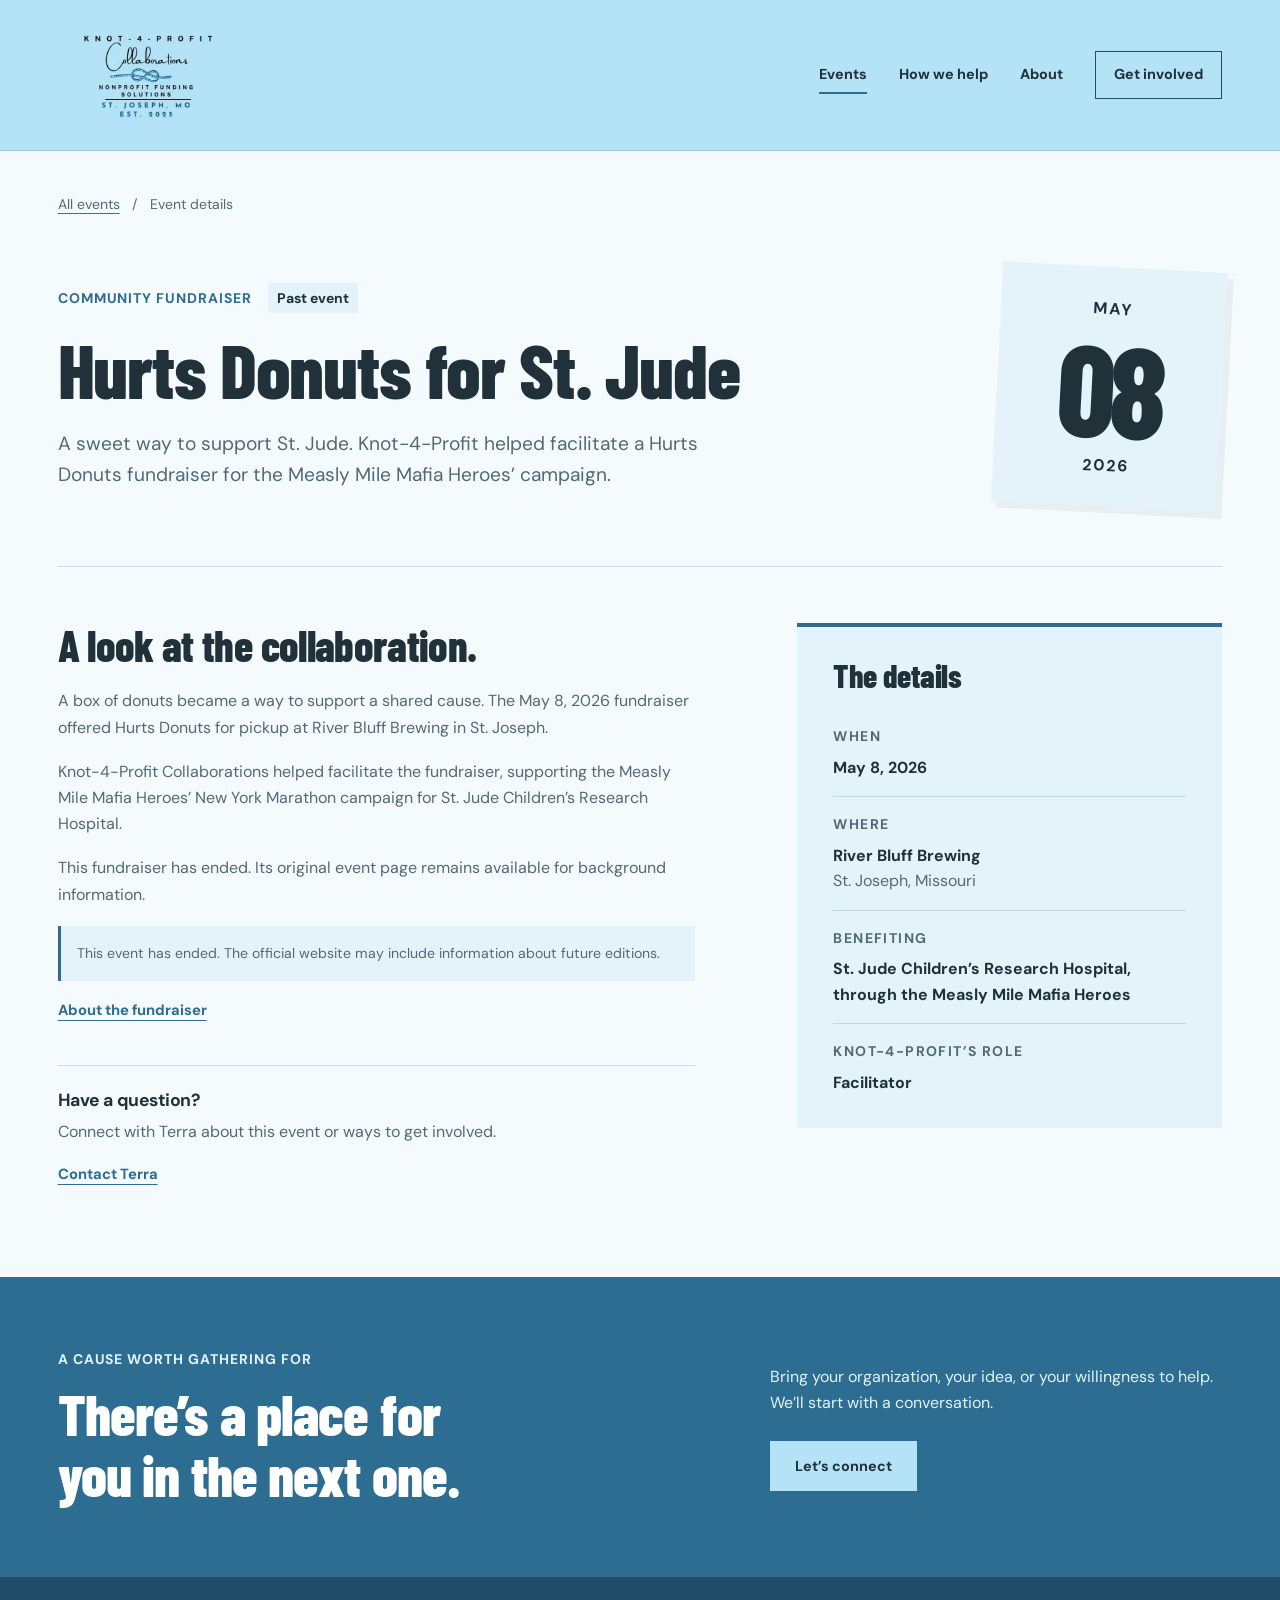
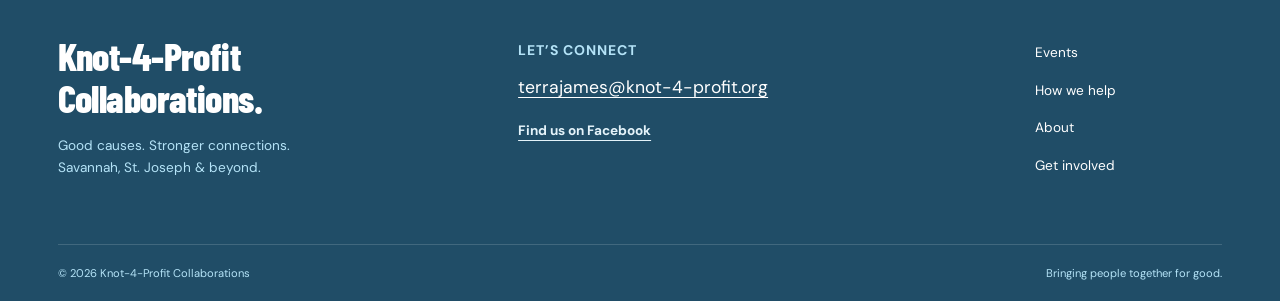
<file: knot4profit/events/hurts-donuts-for-st-jude-2026/index.html>
<!doctype html>
<html lang="en">
<head>
  <meta charset="utf-8">
  <meta name="viewport" content="width=device-width, initial-scale=1">
  <meta name="theme-color" content="#2C6D91">
  <title>Hurts Donuts for St. Jude | Knot-4-Profit Collaborations</title>
  <meta name="description" content="A sweet way to support St. Jude. Knot-4-Profit helped facilitate a Hurts Donuts fundraiser for the Measly Mile Mafia Heroes’ campaign.">
  <meta name="robots" content="noindex, nofollow">
  <link rel="canonical" href="https://fwiwletter.com/knot4profit/events/hurts-donuts-for-st-jude-2026/">
  <meta property="og:type" content="website">
  <meta property="og:site_name" content="Knot-4-Profit Collaborations">
  <meta property="og:title" content="Hurts Donuts for St. Jude">
  <meta property="og:description" content="A sweet way to support St. Jude. Knot-4-Profit helped facilitate a Hurts Donuts fundraiser for the Measly Mile Mafia Heroes’ campaign.">
  <meta property="og:url" content="https://fwiwletter.com/knot4profit/events/hurts-donuts-for-st-jude-2026/">
  <meta property="og:image" content="https://fwiwletter.com/knot4profit/assets/brand-banner.jpg">
  <meta property="og:image:width" content="1440">
  <meta property="og:image:height" content="348">
  <meta property="og:image:alt" content="Knot-4-Profit Collaborations — nonprofit funding solutions">
  <meta name="twitter:card" content="summary_large_image">
  <link rel="icon" href="../../assets/brand-logo.png" type="image/png">
  <link rel="preload" href="../../assets/fonts/barlow-condensed-800.ttf" as="font" type="font/ttf" crossorigin>
  <link rel="stylesheet" href="../../assets/site.css">
  <script src="../../assets/event-state.js" defer></script>
  <script src="../../assets/site.js" defer></script>
</head>
<body class="event-page">
  <a class="skip-link" href="#main">Skip to content</a>
  <header class="site-header">
    <div class="container header-inner">
      <a class="wordmark" href="../../" aria-label="Knot-4-Profit Collaborations home"><img class="brand-logo" src="../../assets/brand-logo.png" width="300" height="250" alt="Knot-4-Profit Collaborations"></a>
      <button class="menu-toggle" type="button" aria-controls="primary-nav" aria-expanded="false" hidden><span>Menu</span><span class="menu-icon" aria-hidden="true"></span></button>
      <nav class="primary-nav" id="primary-nav" aria-label="Main navigation"><a href="../../events/" aria-current="page">Events</a><a href="../../how-we-help/">How we help</a><a href="../../about/">About</a><a href="../../get-involved/">Get involved</a></nav>
    </div>
  </header>
  <main id="main" tabindex="-1"><section class="event-detail container" data-event-record data-starts-at="" data-ends-at="" data-archived="true" data-status=""><nav class="breadcrumb" aria-label="Breadcrumb"><a href="../../events/">All events</a><span aria-hidden="true">/</span><span>Event details</span></nav><div class="event-detail-heading"><div><div class="event-kicker"><p class="eyebrow">Community fundraiser</p><span class="event-state" data-event-status>Past event</span></div><h1>Hurts Donuts for St. Jude</h1><p class="lead">A sweet way to support St. Jude. Knot-4-Profit helped facilitate a Hurts Donuts fundraiser for the Measly Mile Mafia Heroes’ campaign.</p><div class="button-group event-actions"></div></div><div class="event-date-stamp theme-mist"><time datetime="2026-05-08"><span>May</span><strong>08</strong><span>2026</span></time></div></div>
    <div class="event-detail-body"><div class="event-story"><h2>A look at the collaboration.</h2><p>A box of donuts became a way to support a shared cause. The May 8, 2026 fundraiser offered Hurts Donuts for pickup at River Bluff Brewing in St. Joseph.</p><p>Knot-4-Profit Collaborations helped facilitate the fundraiser, supporting the Measly Mile Mafia Heroes’ New York Marathon campaign for St. Jude Children’s Research Hospital.</p><p>This fundraiser has ended. Its original event page remains available for background information.</p><p class="archive-note">This event has ended. The official website may include information about future editions.</p><a class="text-link" href="https://www.zeffy.com/en-US/ticketing/hurts-donuts-for-st-jude-childrens-research-hospital">About the fundraiser</a><div class="event-question"><h3>Have a question?</h3><p>Connect with Terra about this event or ways to get involved.</p><a class="text-link" href="../../get-involved/?subject=Hurts%20Donuts%20for%20St.%20Jude%20%E2%80%94%20question#contact">Contact Terra</a></div></div><aside class="event-facts" aria-labelledby="event-facts-title"><h2 id="event-facts-title">The details</h2><dl><div><dt>When</dt><dd><time datetime="2026-05-08">May 8, 2026</time></dd></div><div><dt>Where</dt><dd>River Bluff Brewing<span>St. Joseph, Missouri</span></dd></div><div><dt>Benefiting</dt><dd>St. Jude Children’s Research Hospital, through the Measly Mile Mafia Heroes</dd></div><div><dt>Knot-4-Profit’s role</dt><dd>Facilitator</dd></div></dl></aside></div></section><section class="invitation"><div class="container invitation-inner"><div><p class="eyebrow">A cause worth gathering for</p><h2>There’s a place for you in the next one.</h2></div><div><p>Bring your organization, your idea, or your willingness to help. We’ll start with a conversation.</p><a class="button button--light" href="../../get-involved/" >Let’s connect</a></div></div></section></main>
  <footer class="site-footer">
    <div class="container footer-top">
      <div><p class="footer-name">Knot-4-Profit<br>Collaborations.</p><p class="footer-description">Good causes. Stronger connections.<br>Savannah, St. Joseph &amp; beyond.</p></div>
      <div class="footer-connect"><p class="eyebrow">Let’s connect</p><a class="email-link" href="../../get-involved/#contact">terrajames@knot-4-profit.org</a><a class="text-link" href="https://www.facebook.com/knot4profit/">Find us on Facebook</a></div>
      <nav class="footer-nav" aria-label="Footer navigation"><a href="../../events/" aria-current="page">Events</a><a href="../../how-we-help/">How we help</a><a href="../../about/">About</a><a href="../../get-involved/">Get involved</a></nav>
    </div>
    <div class="container footer-bottom"><p>© <span data-current-year>2026</span> Knot-4-Profit Collaborations</p><p>Bringing people together for good.</p></div>
  </footer>
</body>
</html>
</file>
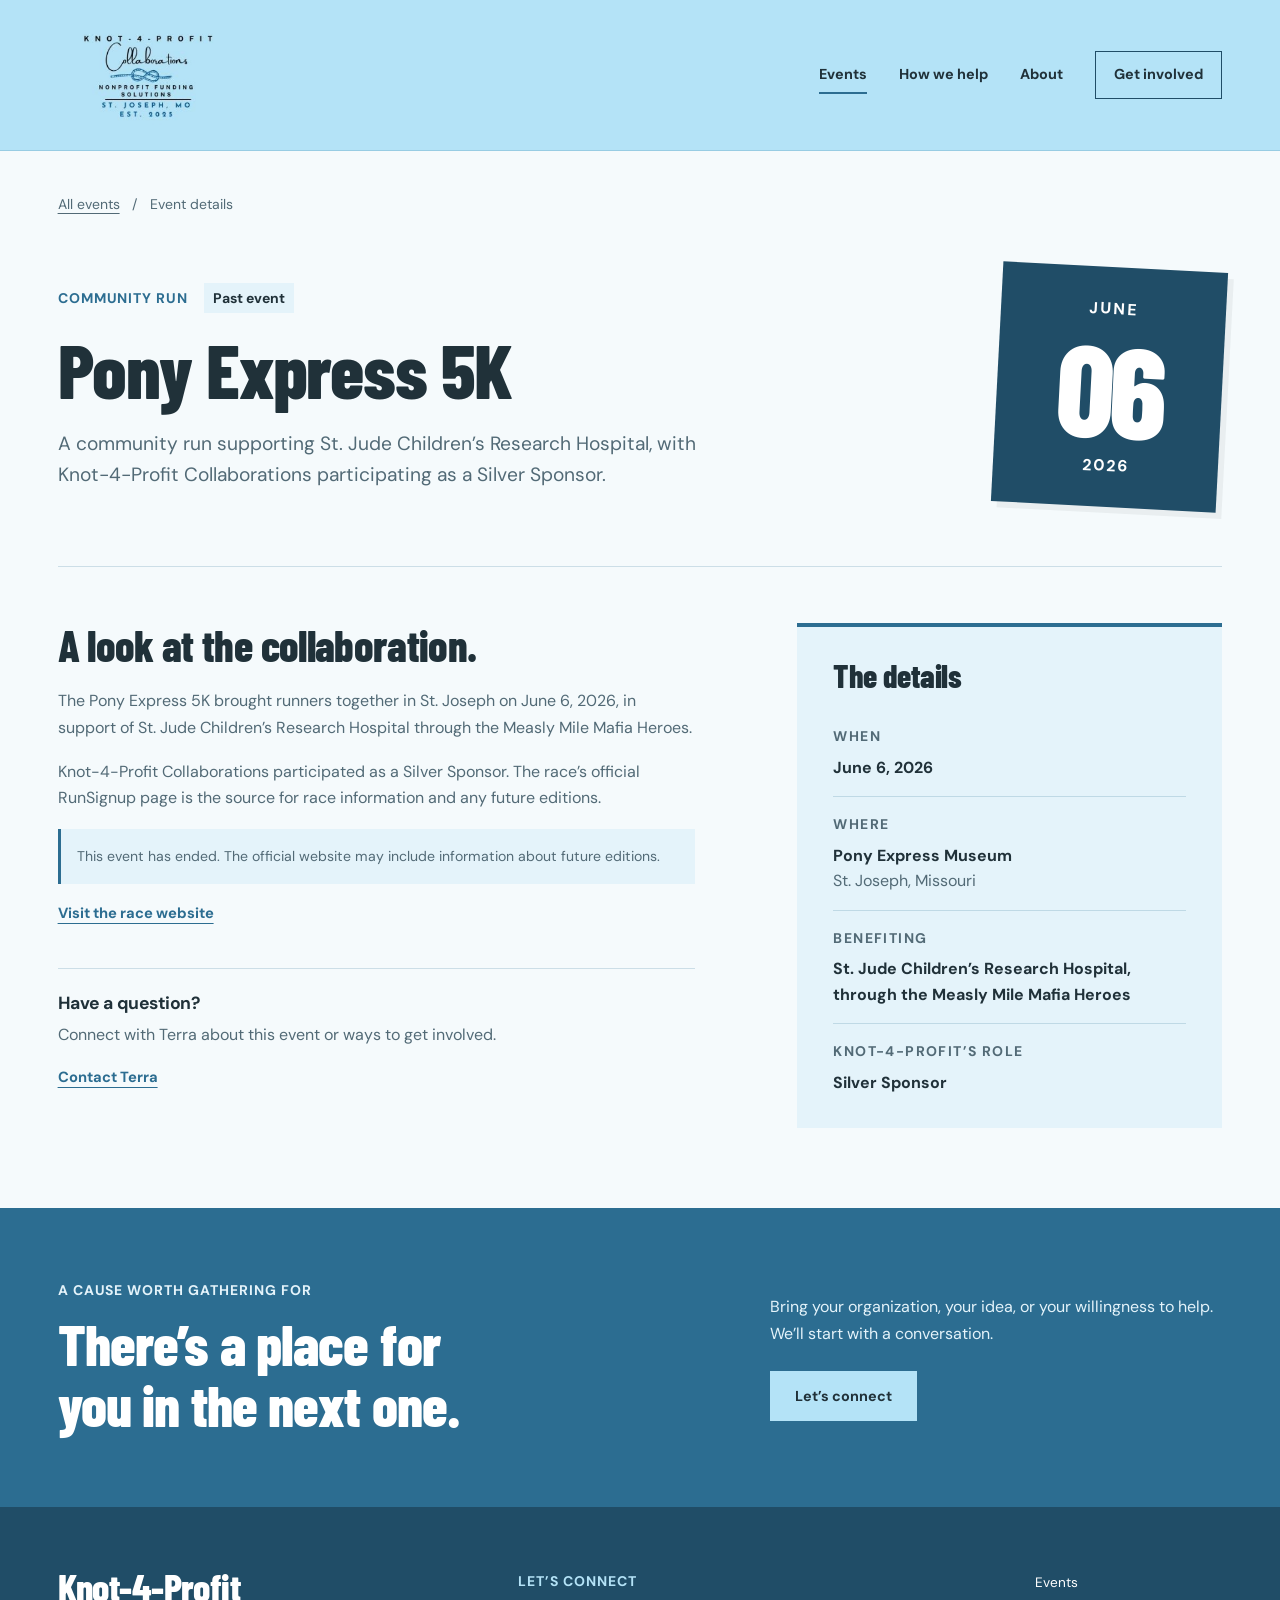
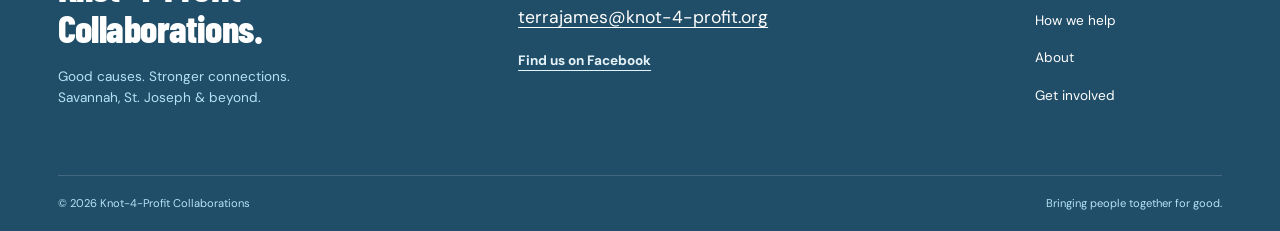
<file: knot4profit/events/pony-express-5k-2026/index.html>
<!doctype html>
<html lang="en">
<head>
  <meta charset="utf-8">
  <meta name="viewport" content="width=device-width, initial-scale=1">
  <meta name="theme-color" content="#2C6D91">
  <title>Pony Express 5K | Knot-4-Profit Collaborations</title>
  <meta name="description" content="A community run supporting St. Jude Children’s Research Hospital, with Knot-4-Profit Collaborations participating as a Silver Sponsor.">
  <meta name="robots" content="noindex, nofollow">
  <link rel="canonical" href="https://fwiwletter.com/knot4profit/events/pony-express-5k-2026/">
  <meta property="og:type" content="website">
  <meta property="og:site_name" content="Knot-4-Profit Collaborations">
  <meta property="og:title" content="Pony Express 5K">
  <meta property="og:description" content="A community run supporting St. Jude Children’s Research Hospital, with Knot-4-Profit Collaborations participating as a Silver Sponsor.">
  <meta property="og:url" content="https://fwiwletter.com/knot4profit/events/pony-express-5k-2026/">
  <meta property="og:image" content="https://fwiwletter.com/knot4profit/assets/brand-banner.jpg">
  <meta property="og:image:width" content="1440">
  <meta property="og:image:height" content="348">
  <meta property="og:image:alt" content="Knot-4-Profit Collaborations — nonprofit funding solutions">
  <meta name="twitter:card" content="summary_large_image">
  <link rel="icon" href="../../assets/brand-logo.png" type="image/png">
  <link rel="preload" href="../../assets/fonts/barlow-condensed-800.ttf" as="font" type="font/ttf" crossorigin>
  <link rel="stylesheet" href="../../assets/site.css">
  <script src="../../assets/event-state.js" defer></script>
  <script src="../../assets/site.js" defer></script>
</head>
<body class="event-page">
  <a class="skip-link" href="#main">Skip to content</a>
  <header class="site-header">
    <div class="container header-inner">
      <a class="wordmark" href="../../" aria-label="Knot-4-Profit Collaborations home"><img class="brand-logo" src="../../assets/brand-logo.png" width="300" height="250" alt="Knot-4-Profit Collaborations"></a>
      <button class="menu-toggle" type="button" aria-controls="primary-nav" aria-expanded="false" hidden><span>Menu</span><span class="menu-icon" aria-hidden="true"></span></button>
      <nav class="primary-nav" id="primary-nav" aria-label="Main navigation"><a href="../../events/" aria-current="page">Events</a><a href="../../how-we-help/">How we help</a><a href="../../about/">About</a><a href="../../get-involved/">Get involved</a></nav>
    </div>
  </header>
  <main id="main" tabindex="-1"><section class="event-detail container" data-event-record data-starts-at="" data-ends-at="" data-archived="true" data-status=""><nav class="breadcrumb" aria-label="Breadcrumb"><a href="../../events/">All events</a><span aria-hidden="true">/</span><span>Event details</span></nav><div class="event-detail-heading"><div><div class="event-kicker"><p class="eyebrow">Community run</p><span class="event-state" data-event-status>Past event</span></div><h1>Pony Express 5K</h1><p class="lead">A community run supporting St. Jude Children’s Research Hospital, with Knot-4-Profit Collaborations participating as a Silver Sponsor.</p><div class="button-group event-actions"></div></div><div class="event-date-stamp theme-deep"><time datetime="2026-06-06"><span>June</span><strong>06</strong><span>2026</span></time></div></div>
    <div class="event-detail-body"><div class="event-story"><h2>A look at the collaboration.</h2><p>The Pony Express 5K brought runners together in St. Joseph on June 6, 2026, in support of St. Jude Children’s Research Hospital through the Measly Mile Mafia Heroes.</p><p>Knot-4-Profit Collaborations participated as a Silver Sponsor. The race’s official RunSignup page is the source for race information and any future editions.</p><p class="archive-note">This event has ended. The official website may include information about future editions.</p><a class="text-link" href="https://runsignup.com/PonyExpress5k">Visit the race website</a><div class="event-question"><h3>Have a question?</h3><p>Connect with Terra about this event or ways to get involved.</p><a class="text-link" href="../../get-involved/?subject=Pony%20Express%205K%20%E2%80%94%20question#contact">Contact Terra</a></div></div><aside class="event-facts" aria-labelledby="event-facts-title"><h2 id="event-facts-title">The details</h2><dl><div><dt>When</dt><dd><time datetime="2026-06-06">June 6, 2026</time></dd></div><div><dt>Where</dt><dd>Pony Express Museum<span>St. Joseph, Missouri</span></dd></div><div><dt>Benefiting</dt><dd>St. Jude Children’s Research Hospital, through the Measly Mile Mafia Heroes</dd></div><div><dt>Knot-4-Profit’s role</dt><dd>Silver Sponsor</dd></div></dl></aside></div></section><section class="invitation"><div class="container invitation-inner"><div><p class="eyebrow">A cause worth gathering for</p><h2>There’s a place for you in the next one.</h2></div><div><p>Bring your organization, your idea, or your willingness to help. We’ll start with a conversation.</p><a class="button button--light" href="../../get-involved/" >Let’s connect</a></div></div></section></main>
  <footer class="site-footer">
    <div class="container footer-top">
      <div><p class="footer-name">Knot-4-Profit<br>Collaborations.</p><p class="footer-description">Good causes. Stronger connections.<br>Savannah, St. Joseph &amp; beyond.</p></div>
      <div class="footer-connect"><p class="eyebrow">Let’s connect</p><a class="email-link" href="../../get-involved/#contact">terrajames@knot-4-profit.org</a><a class="text-link" href="https://www.facebook.com/knot4profit/">Find us on Facebook</a></div>
      <nav class="footer-nav" aria-label="Footer navigation"><a href="../../events/" aria-current="page">Events</a><a href="../../how-we-help/">How we help</a><a href="../../about/">About</a><a href="../../get-involved/">Get involved</a></nav>
    </div>
    <div class="container footer-bottom"><p>© <span data-current-year>2026</span> Knot-4-Profit Collaborations</p><p>Bringing people together for good.</p></div>
  </footer>
</body>
</html>
</file>
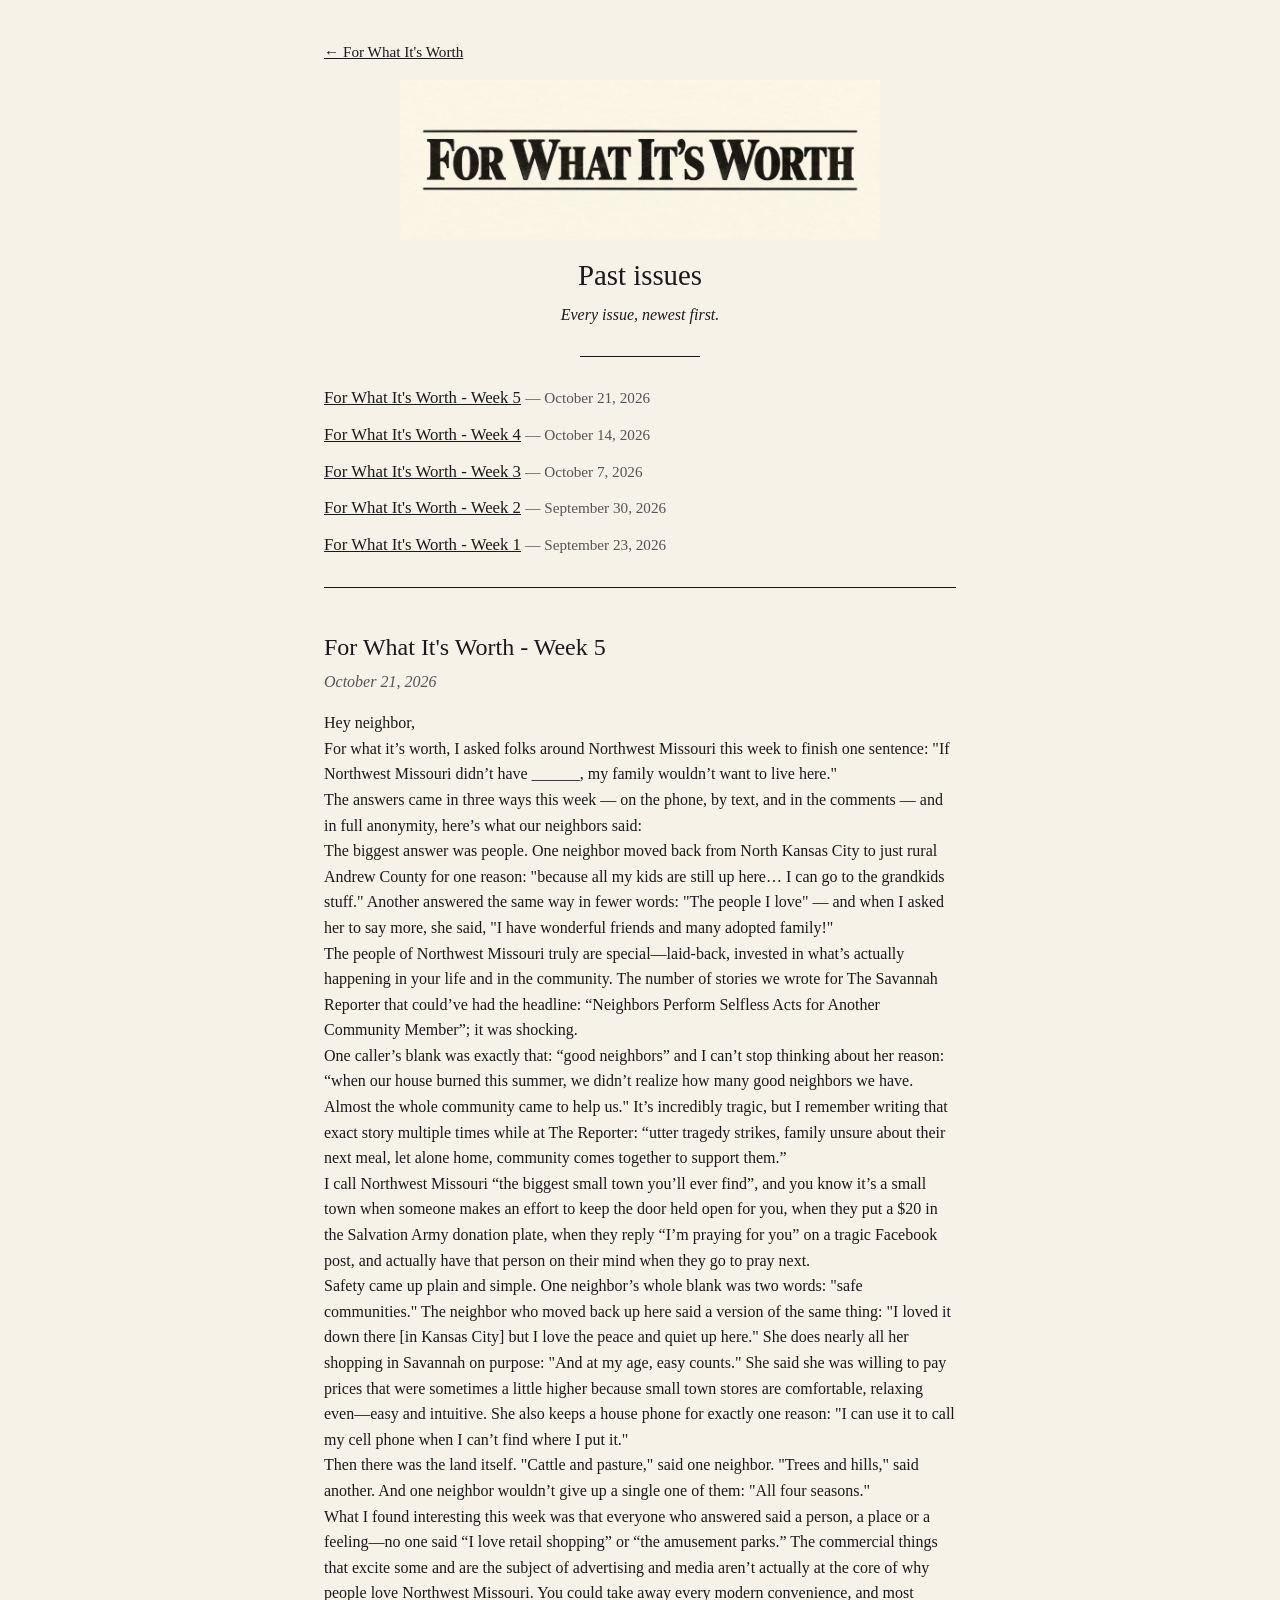
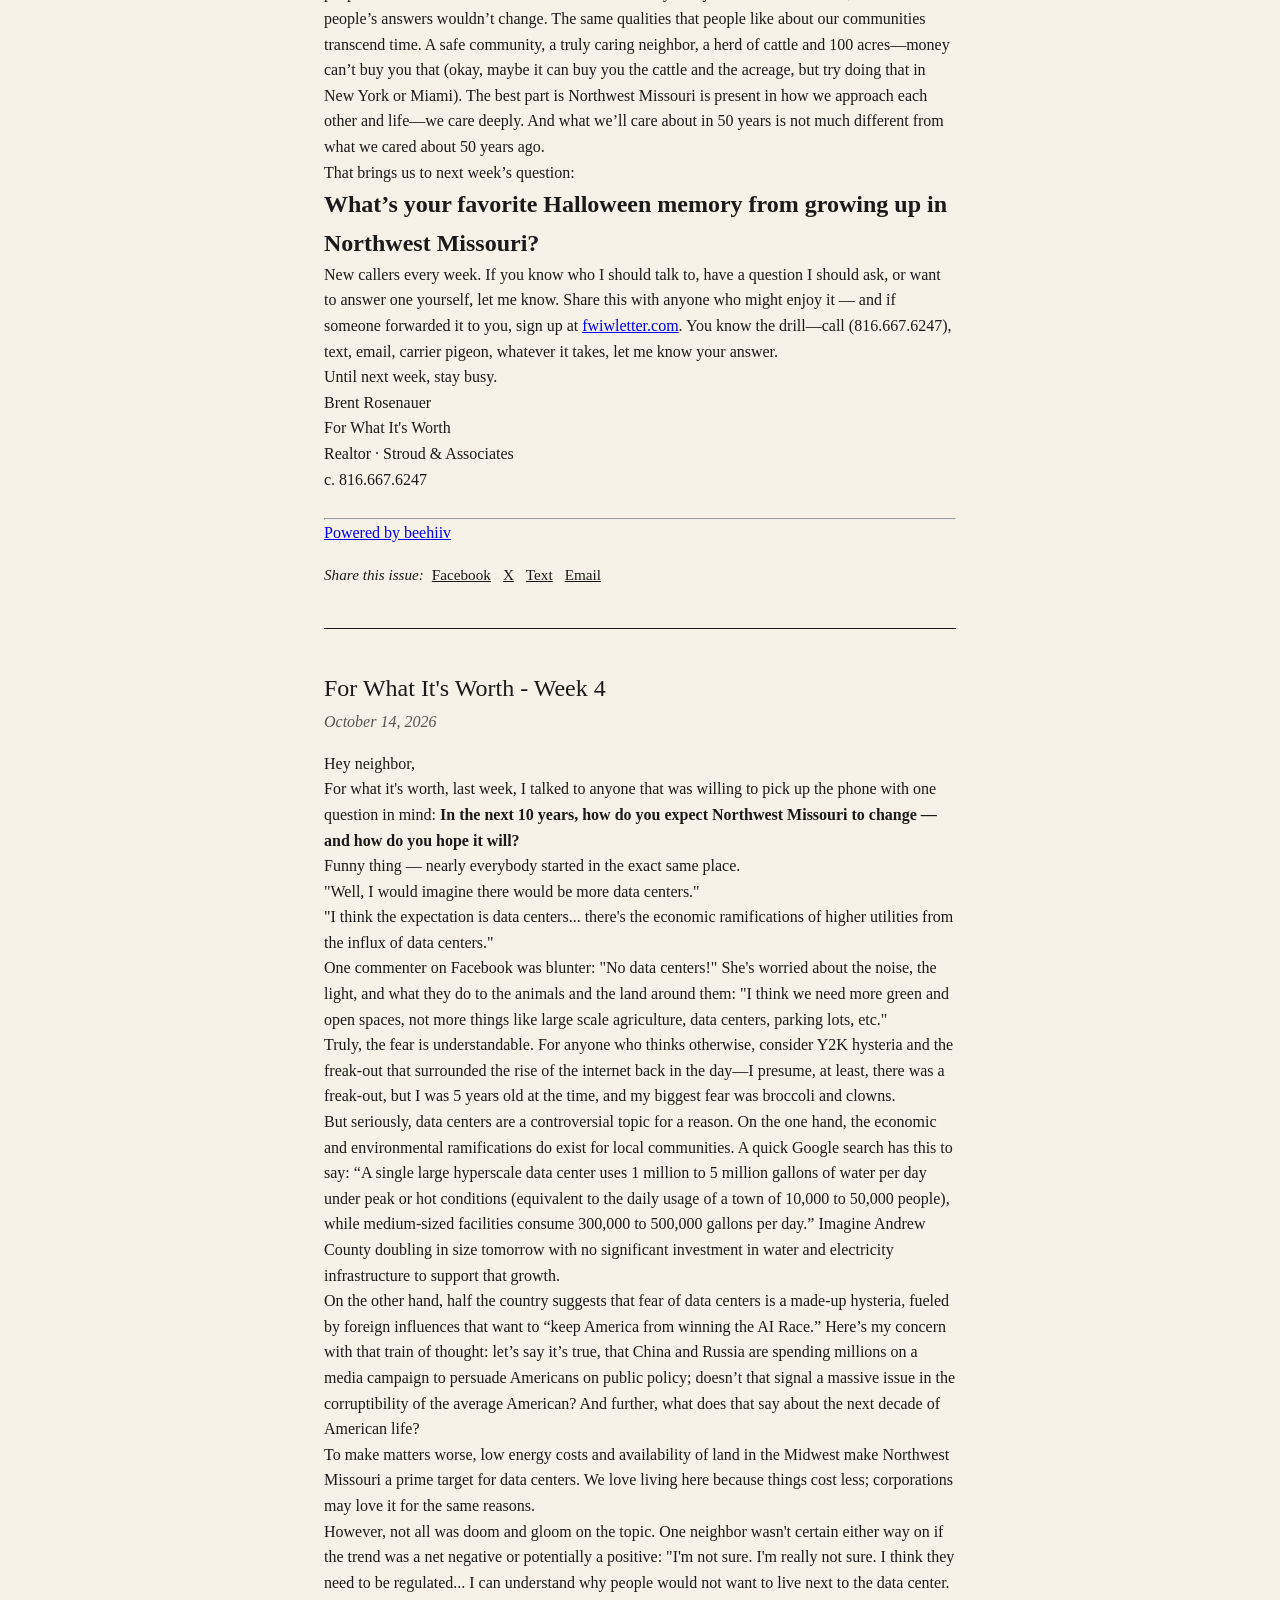
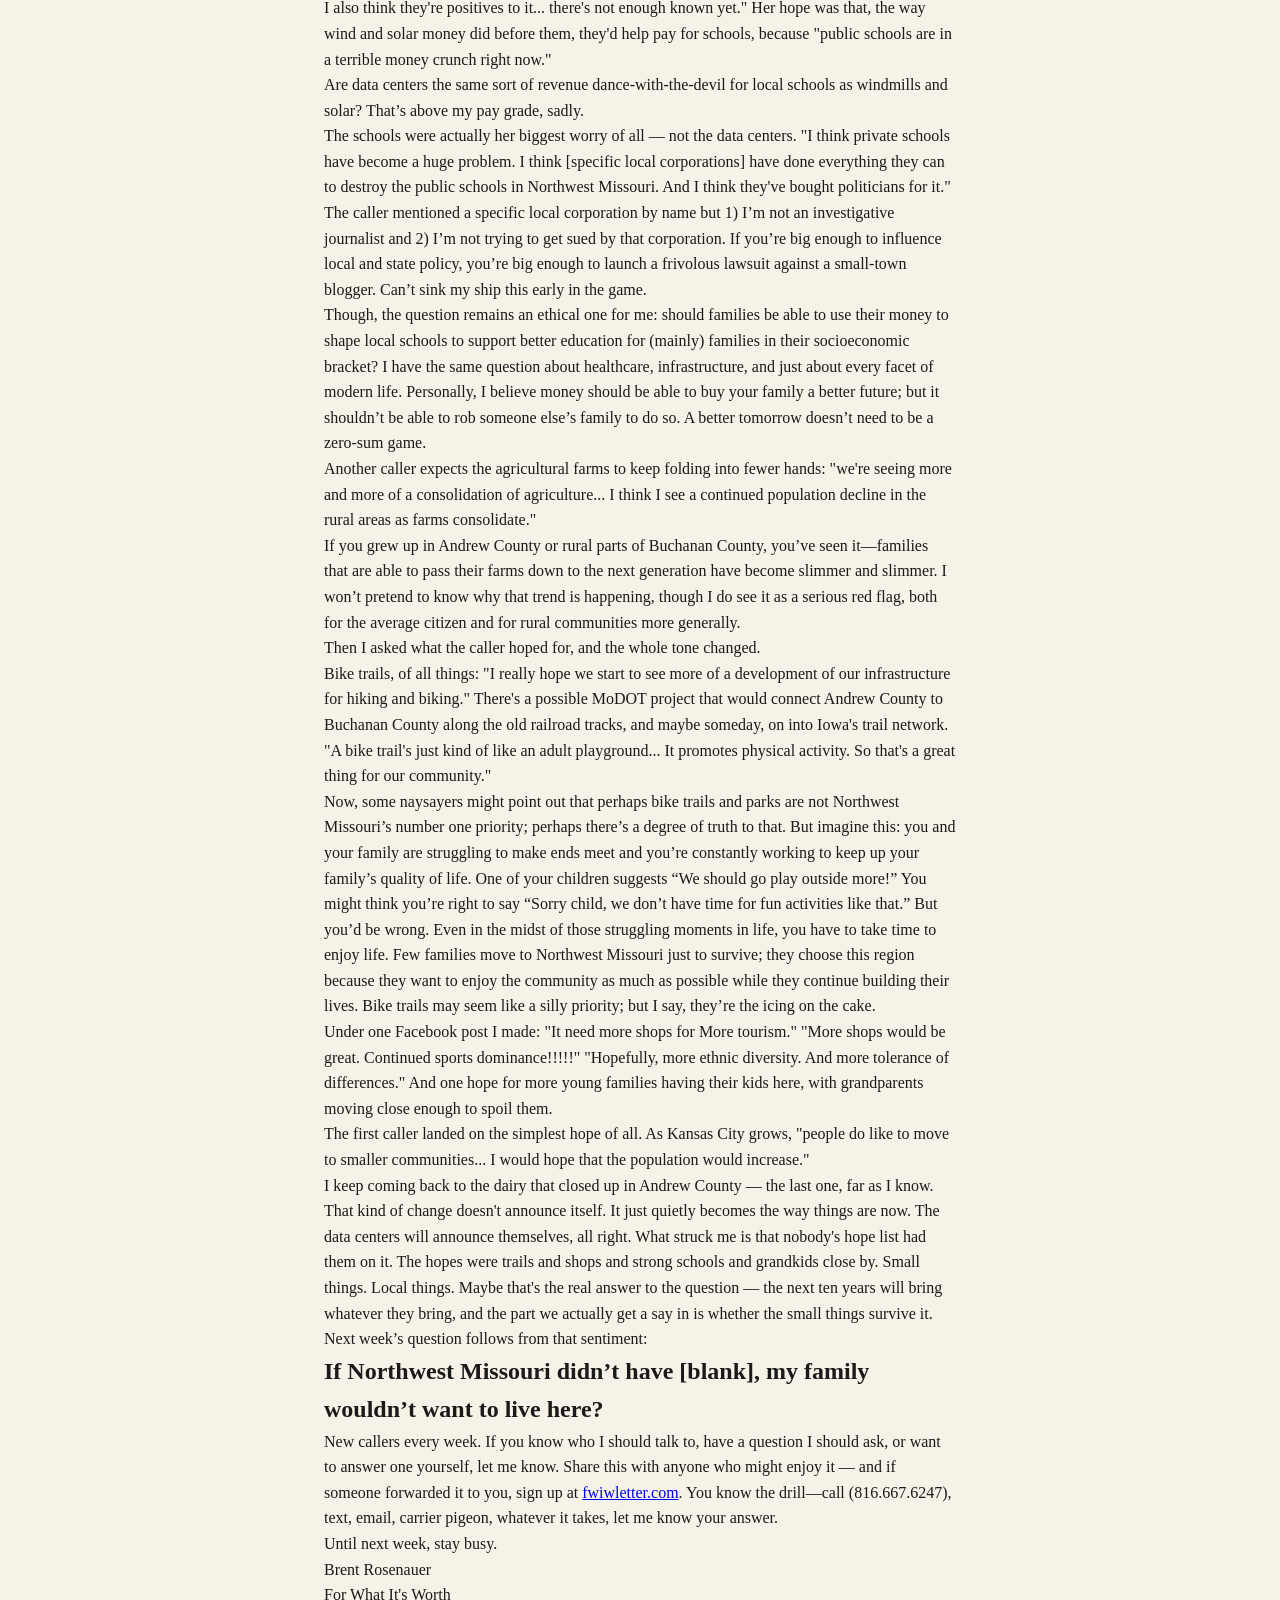
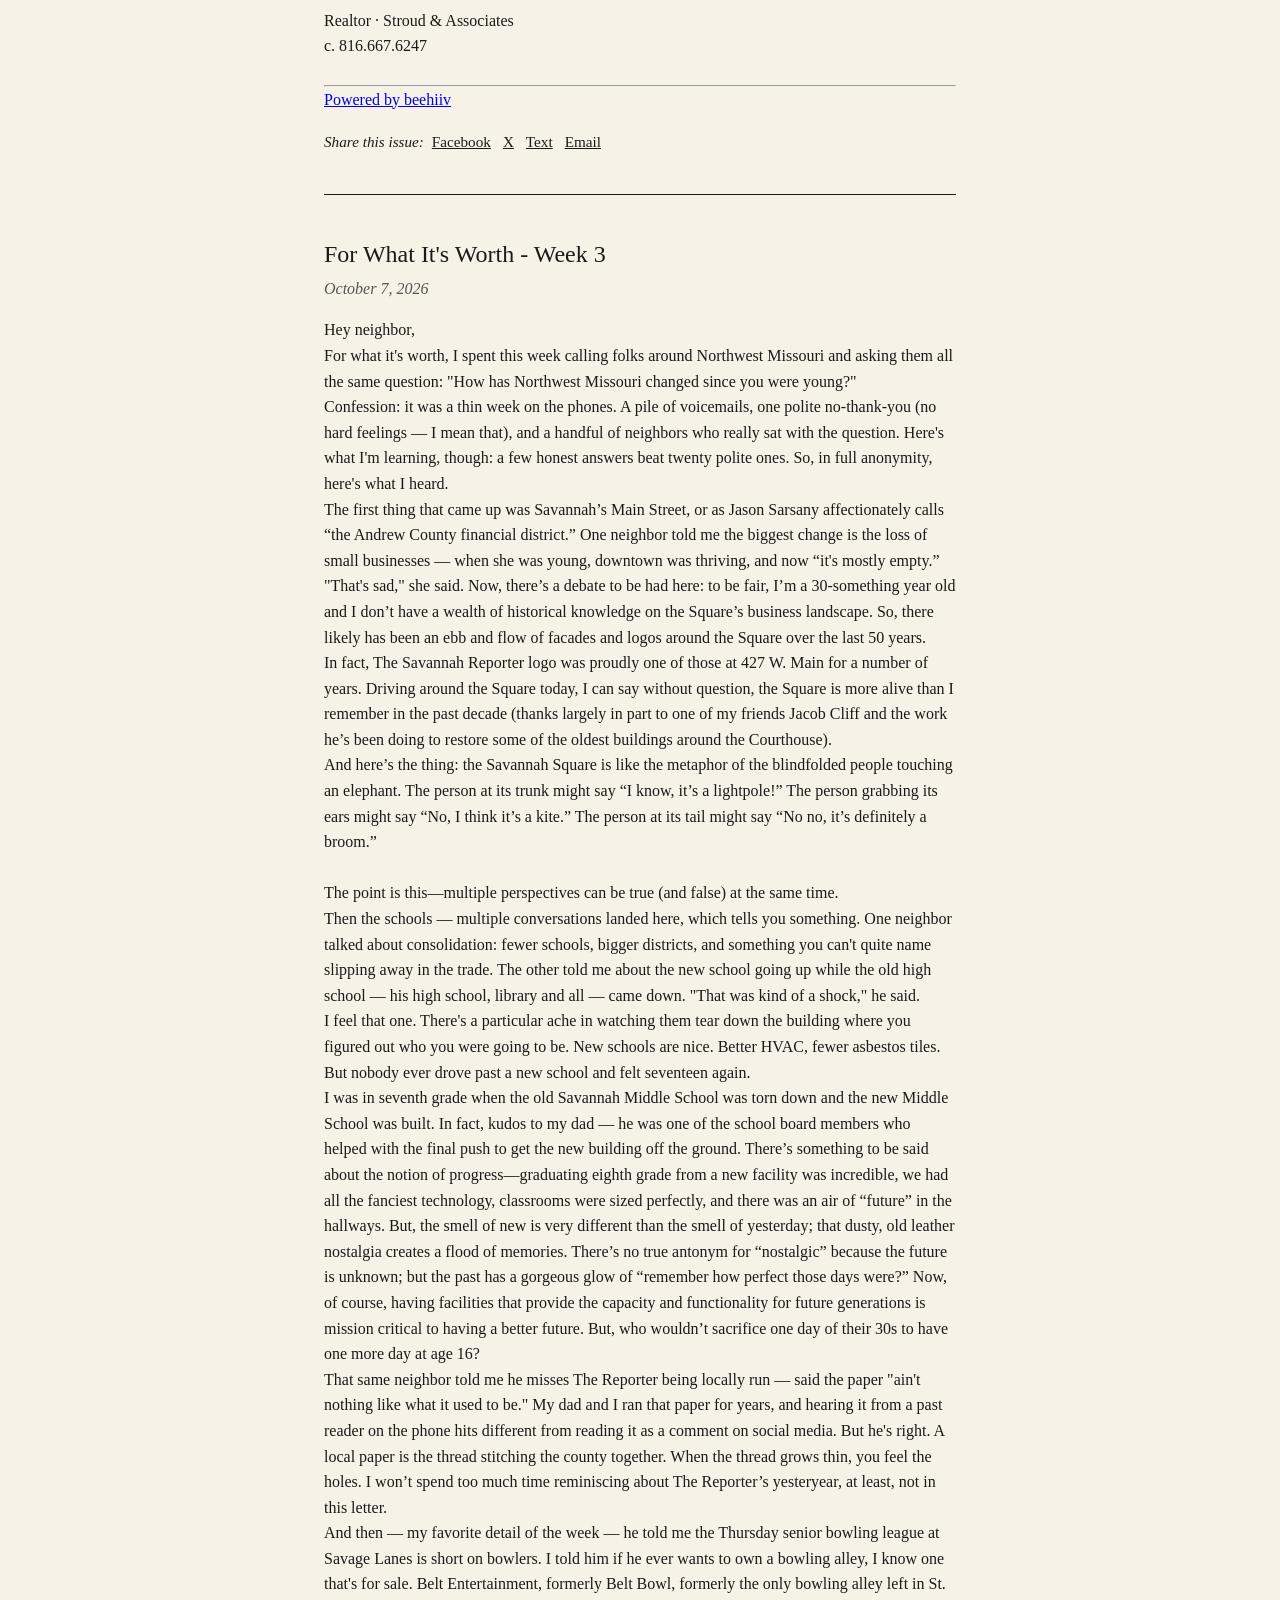
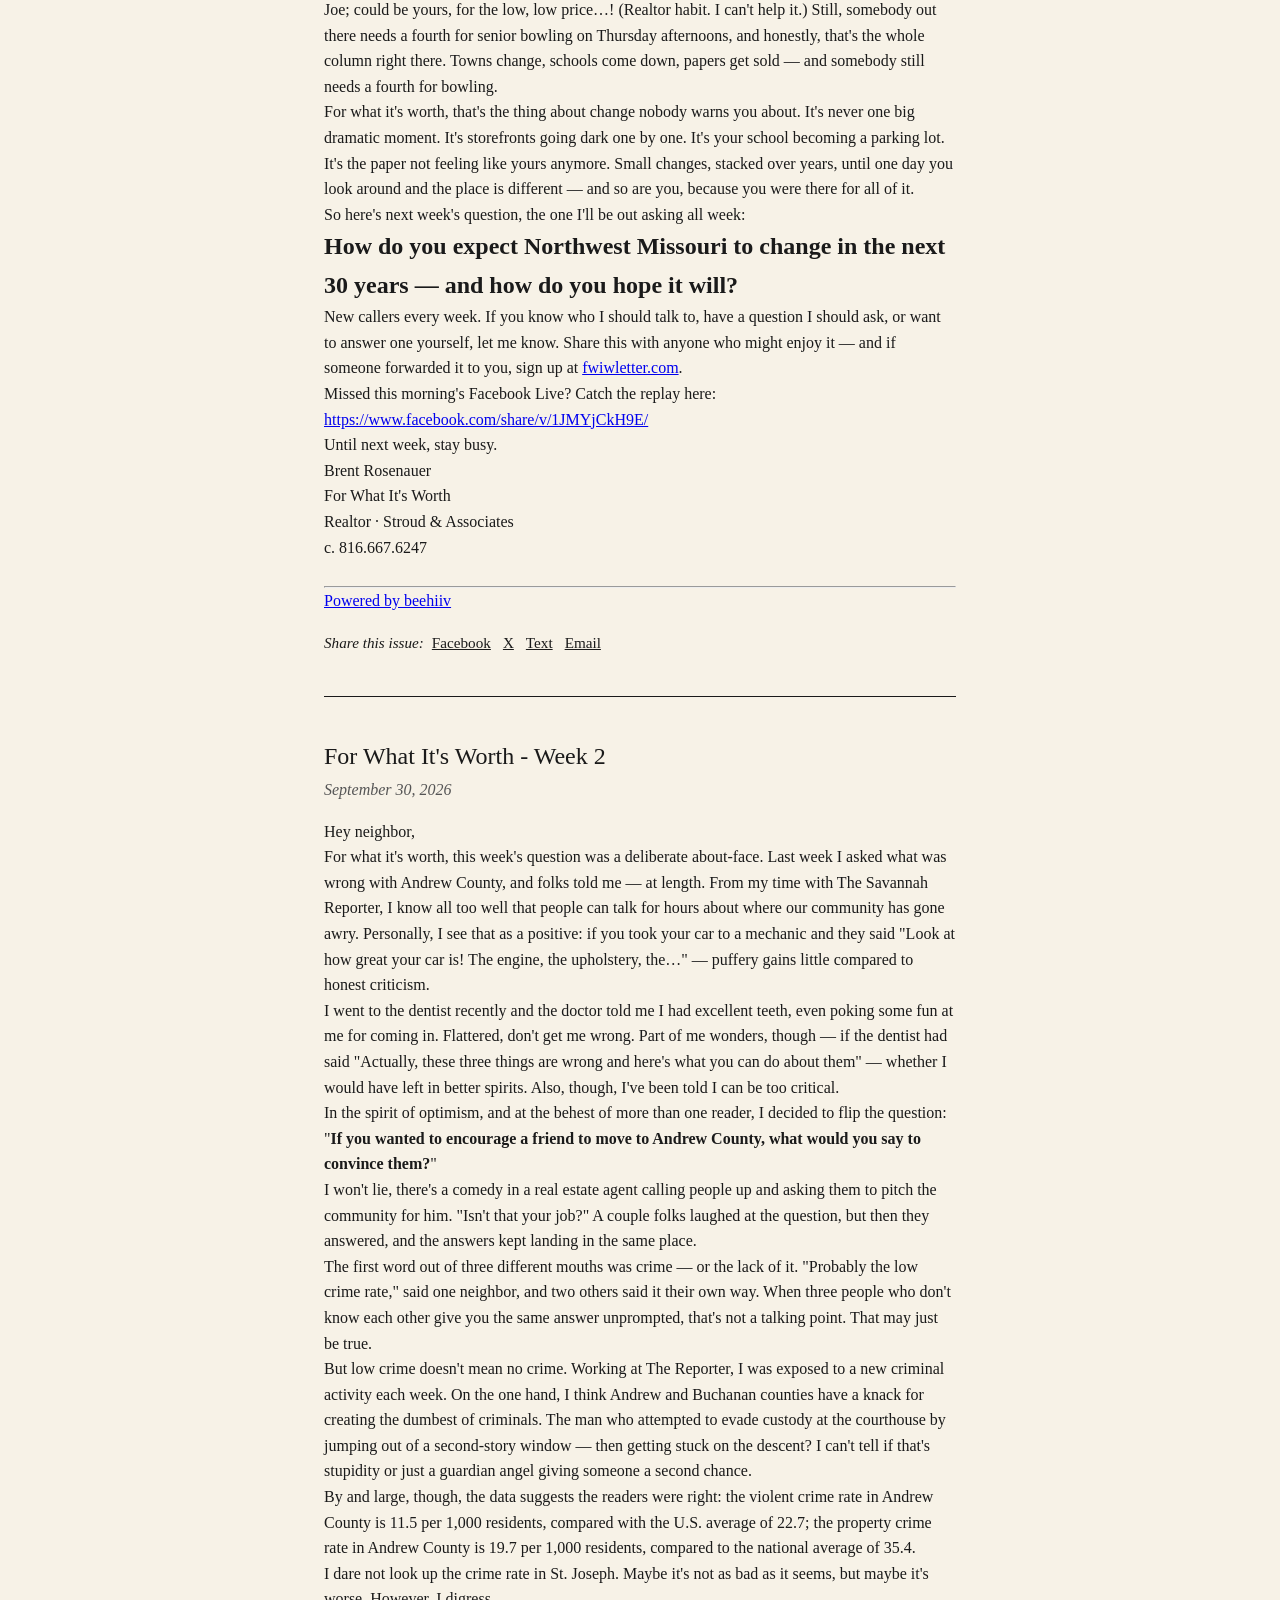
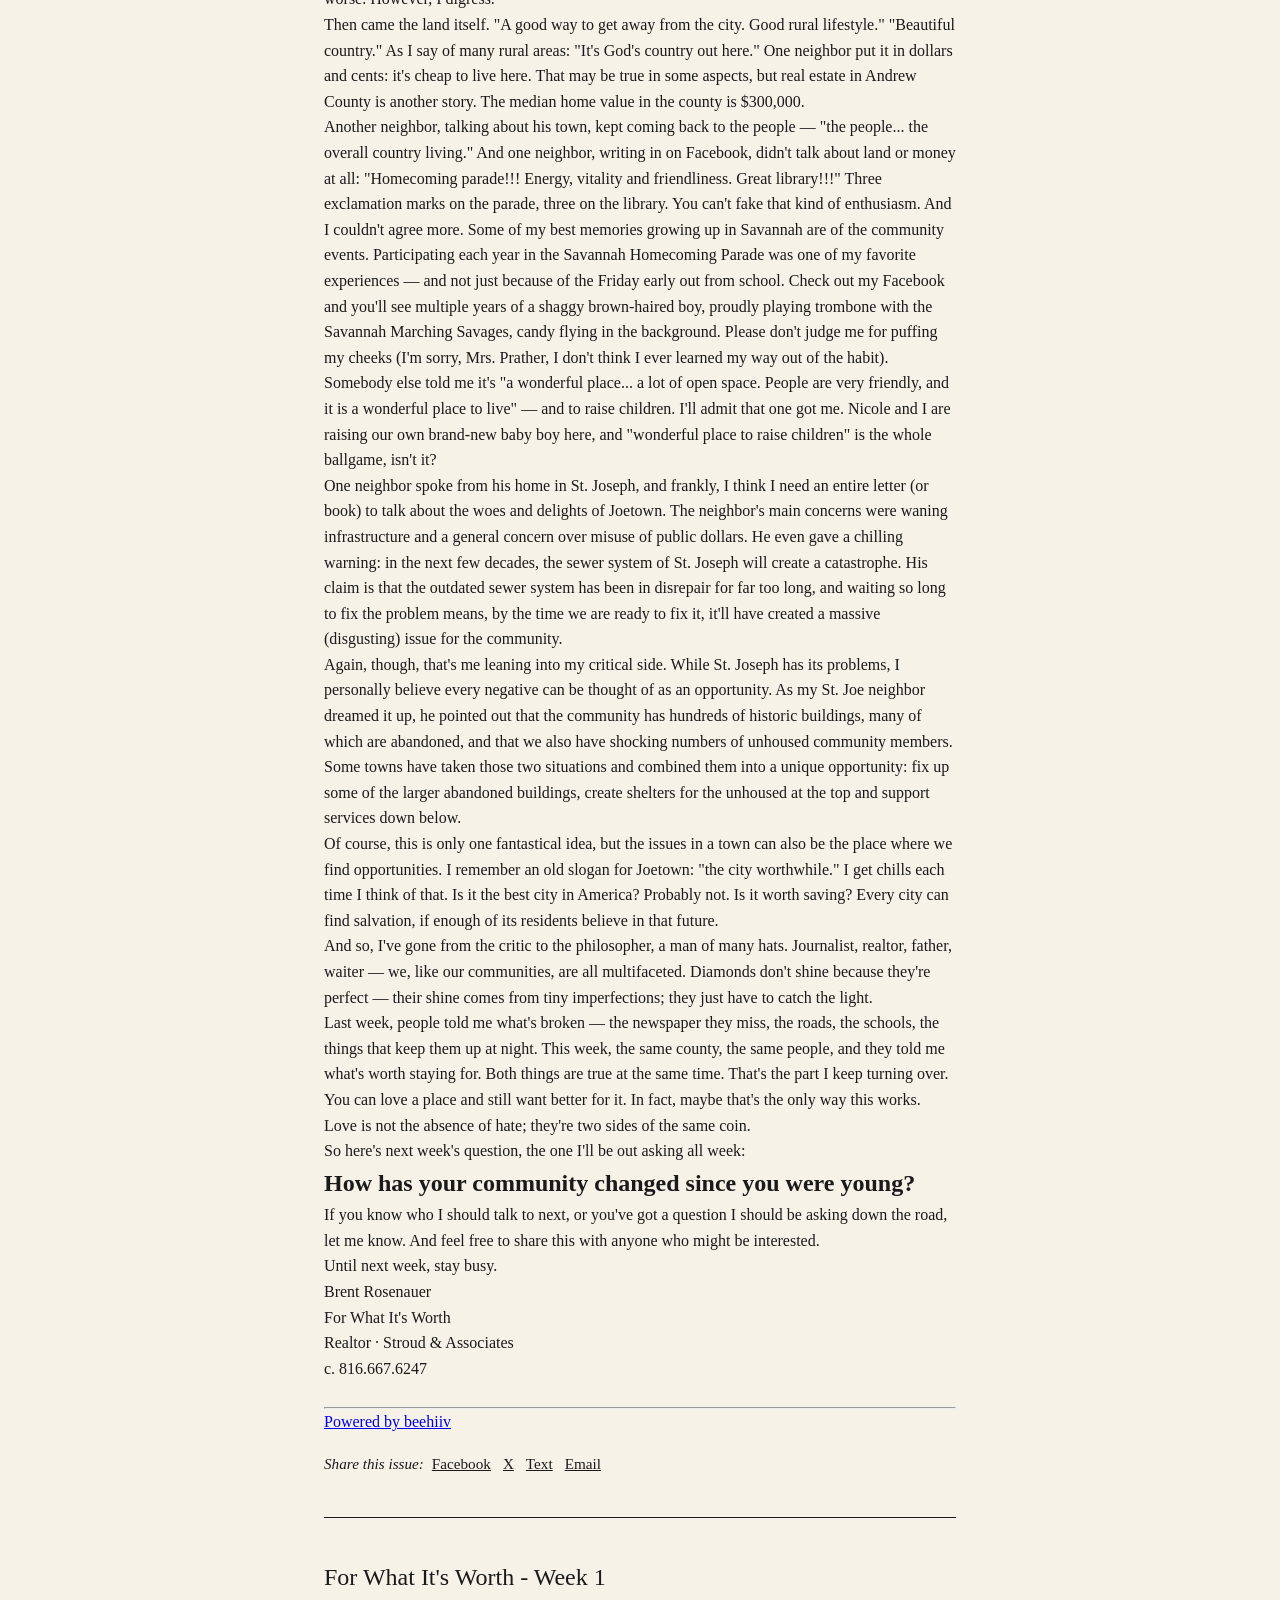
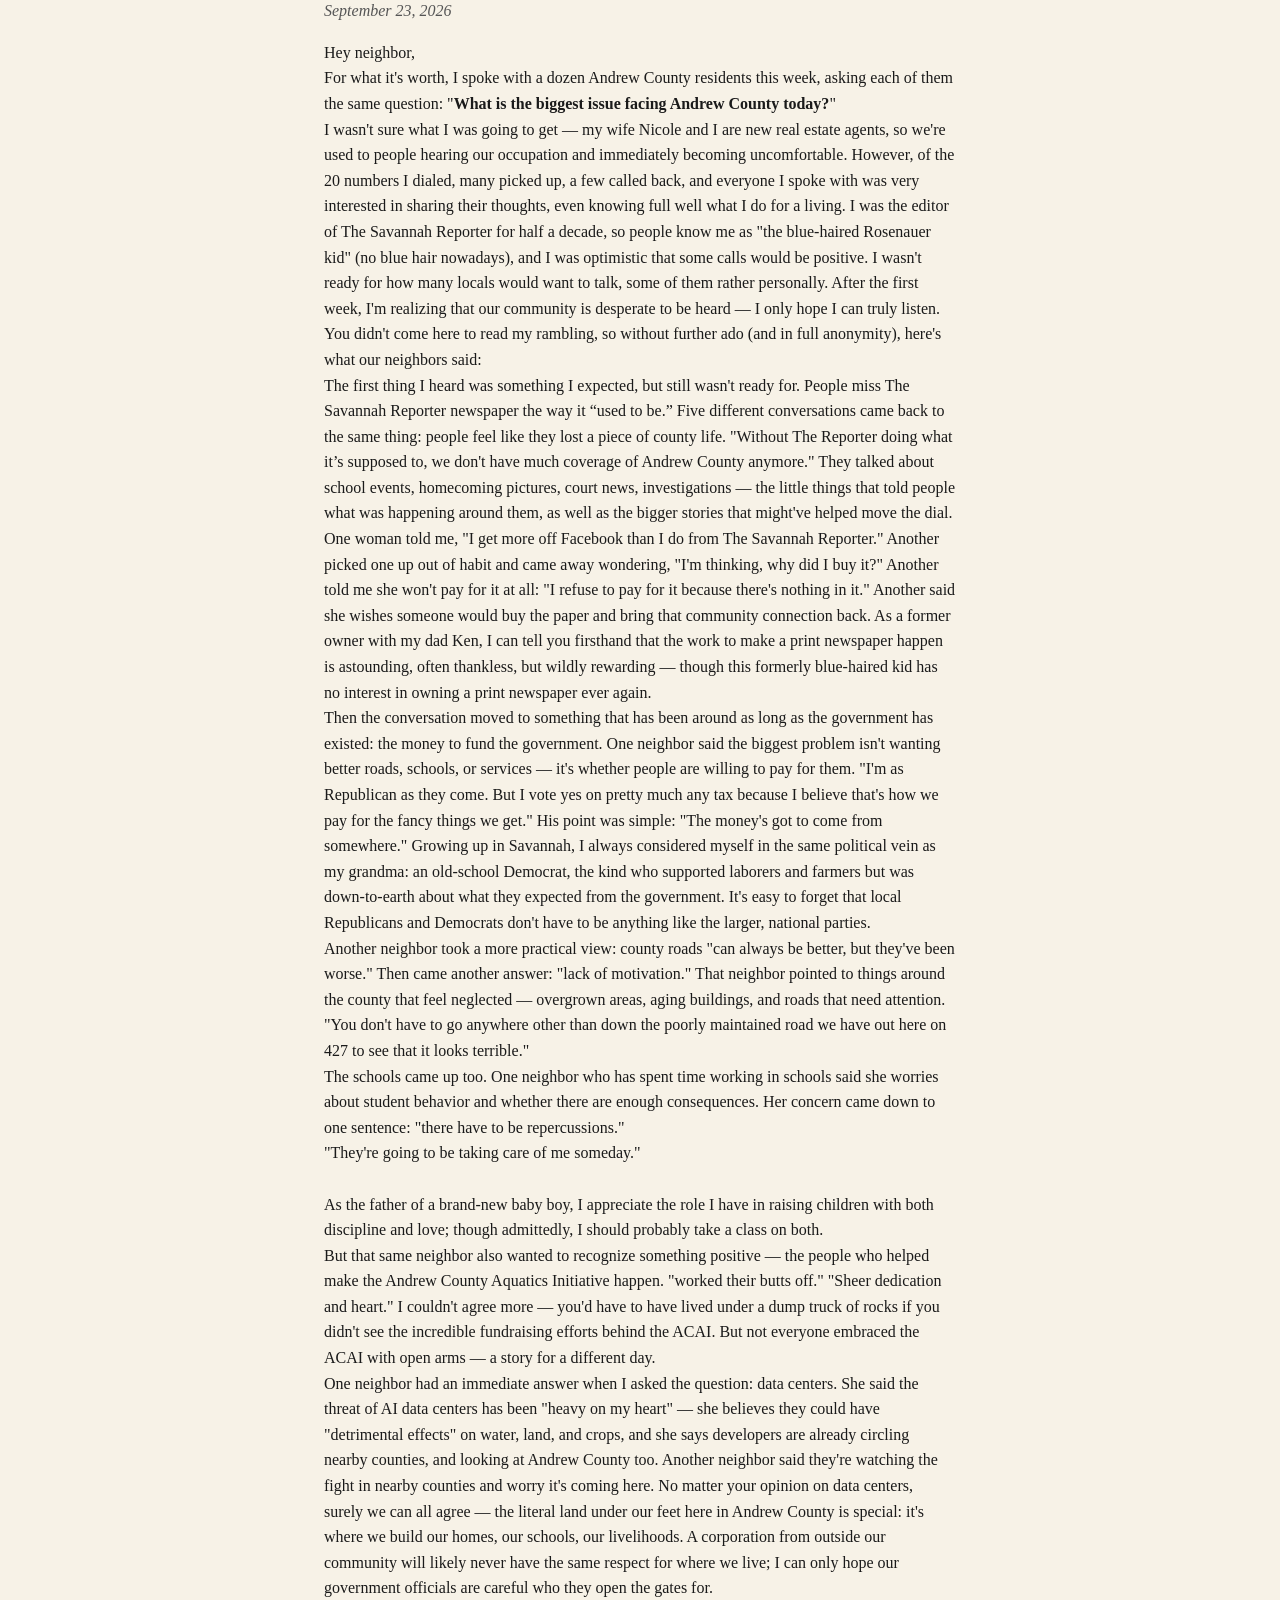
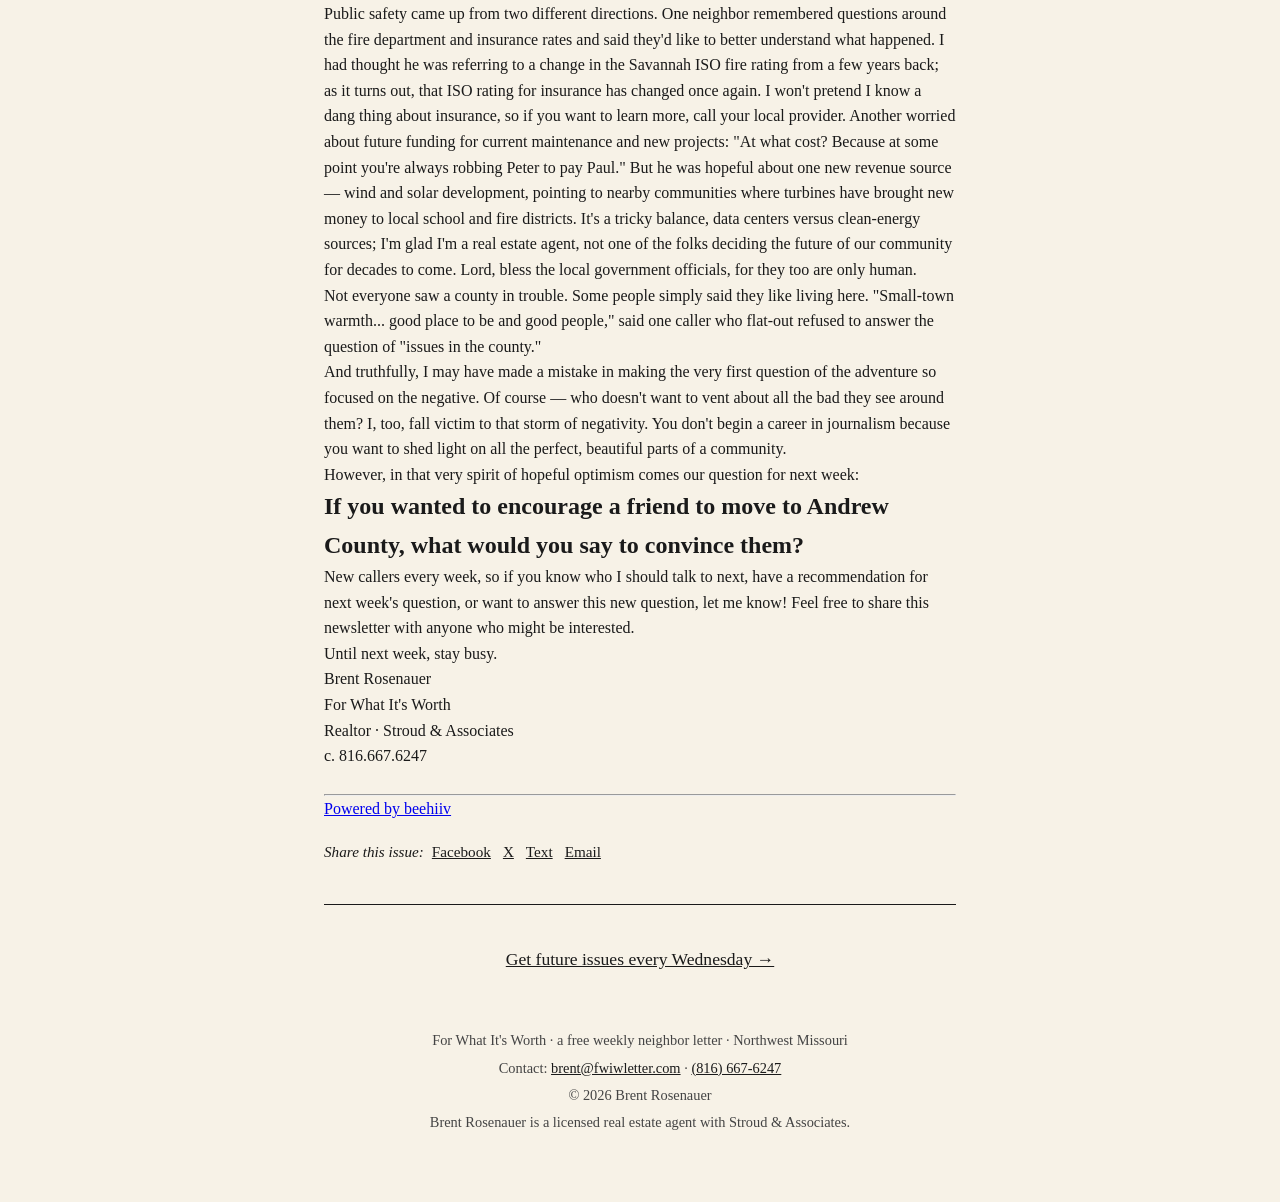
<file: archive.html>
<!DOCTYPE html>
<html lang="en">
<head>
<meta charset="UTF-8">
<meta name="viewport" content="width=device-width, initial-scale=1.0">
<title>Past issues — For What It's Worth</title>
<meta name="description" content="Every past issue of For What It's Worth, the free weekly neighbor letter from Northwest Missouri.">
<meta property="og:type" content="website">
<meta property="og:title" content="Past issues — For What It's Worth">
<meta property="og:description" content="Every past issue of For What It's Worth, the free weekly neighbor letter from Northwest Missouri.">
<meta property="og:url" content="https://fwiwletter.com/archive.html">
<meta property="og:image" content="https://fwiwletter.com/assets/fwiw-thumbnail-1200x630.png">
<meta name="twitter:card" content="summary_large_image">
<meta name="twitter:title" content="Past issues — For What It's Worth">
<meta name="twitter:description" content="Every past issue of For What It's Worth, the free weekly neighbor letter from Northwest Missouri.">
<meta name="twitter:image" content="https://fwiwletter.com/assets/fwiw-thumbnail-1200x630.png">
<link rel="icon" type="image/png" href="assets/fwiw-icon.png">
<style>
  :root { --paper: #f7f2e7; --ink: #1a1a1a; }
  * { margin: 0; padding: 0; box-sizing: border-box; }
  body {
    background: var(--paper); color: var(--ink);
    font-family: Georgia, 'Times New Roman', serif;
    line-height: 1.6; -webkit-font-smoothing: antialiased;
  }
  .wrap { max-width: 680px; margin: 0 auto; padding: 40px 24px 64px; }
  .home-link { font-size: 0.95rem; }
  .home-link a { color: var(--ink); }
  .masthead { width: 100%; max-width: 480px; height: auto; display: block; margin: 16px auto 8px; }
  h1.page-title { text-align: center; font-weight: normal; font-size: 1.8rem; margin: 12px 0 4px; }
  .sub { text-align: center; font-style: italic; margin-bottom: 8px; }
  .rule { border: none; border-top: 1px solid var(--ink); width: 120px; margin: 28px auto; }
  .rule.full { width: 100%; }
  .toc { list-style: none; margin: 0 0 8px; }
  .toc li { margin: 10px 0; font-size: 1.05rem; }
  .toc a { color: var(--ink); }
  .toc .date { color: #555; font-size: 0.95rem; }
  article.issue { margin: 40px 0; }
  article.issue h2 { font-size: 1.5rem; font-weight: normal; margin-bottom: 2px; }
  article.issue .date { font-style: italic; color: #555; margin-bottom: 16px; }
  article.issue .body img { max-width: 100%; height: auto; }
  article.issue .body { overflow-wrap: break-word; }
  .share { margin-top: 18px; font-size: 0.95rem; }
  .share .share-label { font-style: italic; margin-right: 8px; }
  .share a { color: var(--ink); margin-right: 12px; }
  .empty { text-align: center; font-style: italic; margin: 32px 0; }
  .cta { text-align: center; margin-top: 40px; }
  .cta a { color: var(--ink); font-size: 1.1rem; }
  footer { margin-top: 56px; font-size: 0.9rem; color: #444; text-align: center; }
  footer a { color: var(--ink); }
  footer p { margin: 4px 0; }
</style>
</head>
<body>
  <div class="wrap">
    <p class="home-link"><a href="index.html">&larr; For What It's Worth</a></p>
    <img class="masthead" src="assets/fwiw-masthead.png" alt="For What It's Worth">
    <h1 class="page-title">Past issues</h1>
    <p class="sub">Every issue, newest first.</p>
    <hr class="rule">
    <ul class="toc">
      <li><a href="#issue-2026-10-21">For What It&#x27;s Worth - Week 5</a> <span class="date">&mdash; October 21, 2026</span></li>
      <li><a href="#issue-2026-10-14">For What It&#x27;s Worth - Week 4</a> <span class="date">&mdash; October 14, 2026</span></li>
      <li><a href="#issue-2026-10-07">For What It&#x27;s Worth - Week 3</a> <span class="date">&mdash; October 7, 2026</span></li>
      <li><a href="#issue-2026-09-30">For What It&#x27;s Worth - Week 2</a> <span class="date">&mdash; September 30, 2026</span></li>
      <li><a href="#issue-2026-09-23">For What It&#x27;s Worth - Week 1</a> <span class="date">&mdash; September 23, 2026</span></li>
    </ul>
    <hr class="rule full">
    <article class="issue" id="issue-2026-10-21">
      <h2>For What It&#x27;s Worth - Week 5</h2>
      <p class="date">October 21, 2026</p>
      <div class="body">
    <div class='beehiiv'><style>
  .bh__table, .bh__table_header, .bh__table_cell { border: 1px solid #C0C0C0; }
  .bh__table_cell { padding: 5px; background-color: #FFFFFF; }
  .bh__table_cell p { color: #2D2D2D; font-family: 'Helvetica',Arial,sans-serif !important; overflow-wrap: break-word; }
  .bh__table_header { padding: 5px; background-color:#F1F1F1; }
  .bh__table_header p { color: #2A2A2A; font-family:'Trebuchet MS','Lucida Grande',Tahoma,sans-serif !important; overflow-wrap: break-word; }
</style><div class='beehiiv__body'><p class="paragraph" style="text-align:left;">Hey neighbor,</p><p class="paragraph" style="text-align:left;">For what it’s worth, I asked folks around Northwest Missouri this week to finish one sentence: &quot;If Northwest Missouri didn’t have ______, my family wouldn’t want to live here.&quot;</p><p class="paragraph" style="text-align:left;">The answers came in three ways this week — on the phone, by text, and in the comments — and in full anonymity, here’s what our neighbors said:</p><p class="paragraph" style="text-align:left;">The biggest answer was people. One neighbor moved back from North Kansas City to just rural Andrew County for one reason: &quot;because all my kids are still up here… I can go to the grandkids stuff.&quot; Another answered the same way in fewer words: &quot;The people I love&quot; — and when I asked her to say more, she said, &quot;I have wonderful friends and many adopted family!&quot;</p><p class="paragraph" style="text-align:left;">The people of Northwest Missouri truly are special—laid-back, invested in what’s actually happening in your life and in the community. The number of stories we wrote for The Savannah Reporter that could’ve had the headline: “Neighbors Perform Selfless Acts for Another Community Member”; it was shocking.</p><p class="paragraph" style="text-align:left;">One caller’s blank was exactly that: “good neighbors” and I can’t stop thinking about her reason: “when our house burned this summer, we didn’t realize how many good neighbors we have. Almost the whole community came to help us.&quot; It’s incredibly tragic, but I remember writing that exact story multiple times while at The Reporter: “utter tragedy strikes, family unsure about their next meal, let alone home, community comes together to support them.”</p><p class="paragraph" style="text-align:left;">I call Northwest Missouri “the biggest small town you’ll ever find”, and you know it’s a small town when someone makes an effort to keep the door held open for you, when they put a $20 in the Salvation Army donation plate, when they reply “I’m praying for you” on a tragic Facebook post, and actually have that person on their mind when they go to pray next.</p><p class="paragraph" style="text-align:left;">Safety came up plain and simple. One neighbor’s whole blank was two words: &quot;safe communities.&quot; The neighbor who moved back up here said a version of the same thing: &quot;I loved it down there [in Kansas City] but I love the peace and quiet up here.&quot; She does nearly all her shopping in Savannah on purpose: &quot;And at my age, easy counts.&quot; She said she was willing to pay prices that were sometimes a little higher because small town stores are comfortable, relaxing even—easy and intuitive. She also keeps a house phone for exactly one reason: &quot;I can use it to call my cell phone when I can’t find where I put it.&quot;</p><p class="paragraph" style="text-align:left;">Then there was the land itself. &quot;Cattle and pasture,&quot; said one neighbor. &quot;Trees and hills,&quot; said another. And one neighbor wouldn’t give up a single one of them: &quot;All four seasons.&quot;</p><p class="paragraph" style="text-align:left;">What I found interesting this week was that everyone who answered said a person, a place or a feeling—no one said “I love retail shopping” or “the amusement parks.” The commercial things that excite some and are the subject of advertising and media aren’t actually at the core of why people love Northwest Missouri. You could take away every modern convenience, and most people’s answers wouldn’t change. The same qualities that people like about our communities transcend time. A safe community, a truly caring neighbor, a herd of cattle and 100 acres—money can’t buy you that (okay, maybe it can buy you the cattle and the acreage, but try doing that in New York or Miami). The best part is Northwest Missouri is present in how we approach each other and life—we care deeply. And what we’ll care about in 50 years is not much different from what we cared about 50 years ago.</p><p class="paragraph" style="text-align:left;">That brings us to next week’s question:</p><p class="paragraph" style="text-align:left;"><span style="font-size:1.5rem;"><b>What’s your favorite Halloween memory from growing up in Northwest Missouri?</b></span></p><p class="paragraph" style="text-align:left;">New callers every week. If you know who I should talk to, have a question I should ask, or want to answer one yourself, let me know. Share this with anyone who might enjoy it — and if someone forwarded it to you, sign up at <a class="link" href="https://fwiwletter.com?utm_source=fwiwletter.beehiiv.com&utm_medium=newsletter&utm_campaign=for-what-it-s-worth-week-5" target="_blank" rel="noopener noreferrer nofollow">fwiwletter.com</a>. You know the drill—call (816.667.6247), text, email, carrier pigeon, whatever it takes, let me know your answer.</p><p class="paragraph" style="text-align:left;">Until next week, stay busy.</p><div class="section" style="background-color:transparent;margin:0.0px 0.0px 0.0px 0.0px;padding:0.0px 0.0px 0.0px 0.0px;"><p class="paragraph" style="text-align:left;">Brent Rosenauer<br>For What It&#39;s Worth<br>Realtor · Stroud & Associates<br>c. 816.667.6247</p></div></div><div class='beehiiv__footer'><br class='beehiiv__footer__break'><hr class='beehiiv__footer__line'><a target="_blank" class="beehiiv__footer_link" style="text-align: center;" href="https://www.beehiiv.com/powered-by?publication_logo=https%3A%2F%2Fmedia.beehiiv.com%2Fcdn-cgi%2Fimage%2Ffit%3Dscale-down%2Cformat%3Dauto%2Conerror%3Dredirect%2Cquality%3D80%2Fuploads%2Fpublication%2Flogo%2F277d8cb1-5fbc-46a8-880c-191d66f006ee%2F5436.png%3Fv%3D1795144776&publication_name=For+What+It%27s+Worth&utm_campaign=7eb8612d-4512-499a-b4fa-b2c017310977&utm_medium=post_rss&utm_source=for_what_it_s_worth">Powered by beehiiv</a></div></div>
  </div>
      <p class="share"><span class="share-label">Share this issue:</span><a href="https://www.facebook.com/sharer/sharer.php?u=https%3A%2F%2Ffwiwletter.com%2Farchive.html%23issue-2026-10-21" target="_blank" rel="noopener">Facebook</a><a href="https://twitter.com/intent/tweet?text=For%20What%20It%27s%20Worth%20-%20Week%205%20%E2%80%94%20For%20What%20It%27s%20Worth&amp;url=https%3A%2F%2Ffwiwletter.com%2Farchive.html%23issue-2026-10-21" target="_blank" rel="noopener">X</a><a href="sms:?&amp;body=For%20What%20It%27s%20Worth%20-%20Week%205%20%E2%80%94%20For%20What%20It%27s%20Worth%20https%3A%2F%2Ffwiwletter.com%2Farchive.html%23issue-2026-10-21">Text</a><a href="mailto:?subject=For%20What%20It%27s%20Worth%20-%20Week%205%20%E2%80%94%20For%20What%20It%27s%20Worth&amp;body=For%20What%20It%27s%20Worth%20-%20Week%205%20%E2%80%94%20For%20What%20It%27s%20Worth%0A%0Ahttps%3A%2F%2Ffwiwletter.com%2Farchive.html%23issue-2026-10-21">Email</a></p>
    </article>
    <hr class="rule full">
    <article class="issue" id="issue-2026-10-14">
      <h2>For What It&#x27;s Worth - Week 4</h2>
      <p class="date">October 14, 2026</p>
      <div class="body">
    <div class='beehiiv'><style>
  .bh__table, .bh__table_header, .bh__table_cell { border: 1px solid #C0C0C0; }
  .bh__table_cell { padding: 5px; background-color: #FFFFFF; }
  .bh__table_cell p { color: #2D2D2D; font-family: 'Helvetica',Arial,sans-serif !important; overflow-wrap: break-word; }
  .bh__table_header { padding: 5px; background-color:#F1F1F1; }
  .bh__table_header p { color: #2A2A2A; font-family:'Trebuchet MS','Lucida Grande',Tahoma,sans-serif !important; overflow-wrap: break-word; }
</style><div class='beehiiv__body'><p class="paragraph" style="text-align:left;">Hey neighbor,</p><p class="paragraph" style="text-align:left;">For what it&#39;s worth, last week, I talked to anyone that was willing to pick up the phone with one question in mind: <b>In the next 10 years, how do you expect Northwest Missouri to change — and how do you hope it will?</b></p><p class="paragraph" style="text-align:left;">Funny thing — nearly everybody started in the exact same place.</p><p class="paragraph" style="text-align:left;">&quot;Well, I would imagine there would be more data centers.&quot;</p><p class="paragraph" style="text-align:left;">&quot;I think the expectation is data centers... there&#39;s the economic ramifications of higher utilities from the influx of data centers.&quot;</p><p class="paragraph" style="text-align:left;">One commenter on Facebook was blunter: &quot;No data centers!&quot; She&#39;s worried about the noise, the light, and what they do to the animals and the land around them: &quot;I think we need more green and open spaces, not more things like large scale agriculture, data centers, parking lots, etc.&quot;</p><p class="paragraph" style="text-align:left;">Truly, the fear is understandable. For anyone who thinks otherwise, consider Y2K hysteria and the freak-out that surrounded the rise of the internet back in the day—I presume, at least, there was a freak-out, but I was 5 years old at the time, and my biggest fear was broccoli and clowns.</p><p class="paragraph" style="text-align:left;">But seriously, data centers are a controversial topic for a reason. On the one hand, the economic and environmental ramifications do exist for local communities. A quick Google search has this to say: “A single large hyperscale data center uses 1 million to 5 million gallons of water per day under peak or hot conditions (equivalent to the daily usage of a town of 10,000 to 50,000 people), while medium-sized facilities consume 300,000 to 500,000 gallons per day.” Imagine Andrew County doubling in size tomorrow with no significant investment in water and electricity infrastructure to support that growth.</p><p class="paragraph" style="text-align:left;">On the other hand, half the country suggests that fear of data centers is a made-up hysteria, fueled by foreign influences that want to “keep America from winning the AI Race.” Here’s my concern with that train of thought: let’s say it’s true, that China and Russia are spending millions on a media campaign to persuade Americans on public policy; doesn’t that signal a massive issue in the corruptibility of the average American? And further, what does that say about the next decade of American life?</p><p class="paragraph" style="text-align:left;">To make matters worse, low energy costs and availability of land in the Midwest make Northwest Missouri a prime target for data centers. We love living here because things cost less; corporations may love it for the same reasons.</p><p class="paragraph" style="text-align:left;">However, not all was doom and gloom on the topic. One neighbor wasn&#39;t certain either way on if the trend was a net negative or potentially a positive: &quot;I&#39;m not sure. I&#39;m really not sure. I think they need to be regulated... I can understand why people would not want to live next to the data center. I also think they&#39;re positives to it... there&#39;s not enough known yet.&quot; Her hope was that, the way wind and solar money did before them, they&#39;d help pay for schools, because &quot;public schools are in a terrible money crunch right now.&quot;</p><p class="paragraph" style="text-align:left;">Are data centers the same sort of revenue dance-with-the-devil for local schools as windmills and solar? That’s above my pay grade, sadly.</p><p class="paragraph" style="text-align:left;">The schools were actually her biggest worry of all — not the data centers. &quot;I think private schools have become a huge problem. I think [specific local corporations] have done everything they can to destroy the public schools in Northwest Missouri. And I think they&#39;ve bought politicians for it.&quot; The caller mentioned a specific local corporation by name but 1) I’m not an investigative journalist and 2) I’m not trying to get sued by that corporation. If you’re big enough to influence local and state policy, you’re big enough to launch a frivolous lawsuit against a small-town blogger. Can’t sink my ship this early in the game.</p><p class="paragraph" style="text-align:left;">Though, the question remains an ethical one for me: should families be able to use their money to shape local schools to support better education for (mainly) families in their socioeconomic bracket? I have the same question about healthcare, infrastructure, and just about every facet of modern life. Personally, I believe money should be able to buy your family a better future; but it shouldn’t be able to rob someone else’s family to do so. A better tomorrow doesn’t need to be a zero-sum game.</p><p class="paragraph" style="text-align:left;">Another caller expects the agricultural farms to keep folding into fewer hands: &quot;we&#39;re seeing more and more of a consolidation of agriculture... I think I see a continued population decline in the rural areas as farms consolidate.&quot;</p><p class="paragraph" style="text-align:left;">If you grew up in Andrew County or rural parts of Buchanan County, you’ve seen it—families that are able to pass their farms down to the next generation have become slimmer and slimmer. I won’t pretend to know why that trend is happening, though I do see it as a serious red flag, both for the average citizen and for rural communities more generally.</p><p class="paragraph" style="text-align:left;">Then I asked what the caller hoped for, and the whole tone changed.</p><p class="paragraph" style="text-align:left;">Bike trails, of all things: &quot;I really hope we start to see more of a development of our infrastructure for hiking and biking.&quot; There&#39;s a possible MoDOT project that would connect Andrew County to Buchanan County along the old railroad tracks, and maybe someday, on into Iowa&#39;s trail network. &quot;A bike trail&#39;s just kind of like an adult playground... It promotes physical activity. So that&#39;s a great thing for our community.&quot;</p><p class="paragraph" style="text-align:left;">Now, some naysayers might point out that perhaps bike trails and parks are not Northwest Missouri’s number one priority; perhaps there’s a degree of truth to that. But imagine this: you and your family are struggling to make ends meet and you’re constantly working to keep up your family’s quality of life. One of your children suggests “We should go play outside more!” You might think you’re right to say “Sorry child, we don’t have time for fun activities like that.” But you’d be wrong. Even in the midst of those struggling moments in life, you have to take time to enjoy life. Few families move to Northwest Missouri just to survive; they choose this region because they want to enjoy the community as much as possible while they continue building their lives. Bike trails may seem like a silly priority; but I say, they’re the icing on the cake.</p><p class="paragraph" style="text-align:left;">Under one Facebook post I made: &quot;It need more shops for More tourism.&quot; &quot;More shops would be great. Continued sports dominance!!!!!&quot; &quot;Hopefully, more ethnic diversity. And more tolerance of differences.&quot; And one hope for more young families having their kids here, with grandparents moving close enough to spoil them.</p><p class="paragraph" style="text-align:left;">The first caller landed on the simplest hope of all. As Kansas City grows, &quot;people do like to move to smaller communities... I would hope that the population would increase.&quot;</p><p class="paragraph" style="text-align:left;">I keep coming back to the dairy that closed up in Andrew County — the last one, far as I know. That kind of change doesn&#39;t announce itself. It just quietly becomes the way things are now. The data centers will announce themselves, all right. What struck me is that nobody&#39;s hope list had them on it. The hopes were trails and shops and strong schools and grandkids close by. Small things. Local things. Maybe that&#39;s the real answer to the question — the next ten years will bring whatever they bring, and the part we actually get a say in is whether the small things survive it.</p><p class="paragraph" style="text-align:left;">Next week’s question follows from that sentiment:</p><p class="paragraph" style="text-align:left;"><span style="font-size:1.5rem;"><b>If Northwest Missouri didn’t have [blank], my family wouldn’t want to live here?</b></span></p><p class="paragraph" style="text-align:left;">New callers every week. If you know who I should talk to, have a question I should ask, or want to answer one yourself, let me know. Share this with anyone who might enjoy it — and if someone forwarded it to you, sign up at <a class="link" href="https://fwiwletter.com?utm_source=fwiwletter.beehiiv.com&utm_medium=newsletter&utm_campaign=for-what-it-s-worth-week-4" target="_blank" rel="noopener noreferrer nofollow">fwiwletter.com</a>. You know the drill—call (816.667.6247), text, email, carrier pigeon, whatever it takes, let me know your answer.</p><p class="paragraph" style="text-align:left;">Until next week, stay busy.</p><div class="section" style="background-color:transparent;margin:0.0px 0.0px 0.0px 0.0px;padding:0.0px 0.0px 0.0px 0.0px;"><p class="paragraph" style="text-align:left;">Brent Rosenauer<br>For What It&#39;s Worth<br>Realtor · Stroud & Associates<br>c. 816.667.6247</p></div></div><div class='beehiiv__footer'><br class='beehiiv__footer__break'><hr class='beehiiv__footer__line'><a target="_blank" class="beehiiv__footer_link" style="text-align: center;" href="https://www.beehiiv.com/powered-by?publication_logo=https%3A%2F%2Fmedia.beehiiv.com%2Fcdn-cgi%2Fimage%2Ffit%3Dscale-down%2Cformat%3Dauto%2Conerror%3Dredirect%2Cquality%3D80%2Fuploads%2Fpublication%2Flogo%2F277d8cb1-5fbc-46a8-880c-191d66f006ee%2F5436.png%3Fv%3D1795144776&publication_name=For+What+It%27s+Worth&utm_campaign=caf88fc8-b32f-4f30-aad2-315b4ab66c9a&utm_medium=post_rss&utm_source=for_what_it_s_worth">Powered by beehiiv</a></div></div>
  </div>
      <p class="share"><span class="share-label">Share this issue:</span><a href="https://www.facebook.com/sharer/sharer.php?u=https%3A%2F%2Ffwiwletter.com%2Farchive.html%23issue-2026-10-14" target="_blank" rel="noopener">Facebook</a><a href="https://twitter.com/intent/tweet?text=For%20What%20It%27s%20Worth%20-%20Week%204%20%E2%80%94%20For%20What%20It%27s%20Worth&amp;url=https%3A%2F%2Ffwiwletter.com%2Farchive.html%23issue-2026-10-14" target="_blank" rel="noopener">X</a><a href="sms:?&amp;body=For%20What%20It%27s%20Worth%20-%20Week%204%20%E2%80%94%20For%20What%20It%27s%20Worth%20https%3A%2F%2Ffwiwletter.com%2Farchive.html%23issue-2026-10-14">Text</a><a href="mailto:?subject=For%20What%20It%27s%20Worth%20-%20Week%204%20%E2%80%94%20For%20What%20It%27s%20Worth&amp;body=For%20What%20It%27s%20Worth%20-%20Week%204%20%E2%80%94%20For%20What%20It%27s%20Worth%0A%0Ahttps%3A%2F%2Ffwiwletter.com%2Farchive.html%23issue-2026-10-14">Email</a></p>
    </article>
    <hr class="rule full">
    <article class="issue" id="issue-2026-10-07">
      <h2>For What It&#x27;s Worth - Week 3</h2>
      <p class="date">October 7, 2026</p>
      <div class="body">
    <div class='beehiiv'><style>
  .bh__table, .bh__table_header, .bh__table_cell { border: 1px solid #C0C0C0; }
  .bh__table_cell { padding: 5px; background-color: #FFFFFF; }
  .bh__table_cell p { color: #2D2D2D; font-family: 'Helvetica',Arial,sans-serif !important; overflow-wrap: break-word; }
  .bh__table_header { padding: 5px; background-color:#F1F1F1; }
  .bh__table_header p { color: #2A2A2A; font-family:'Trebuchet MS','Lucida Grande',Tahoma,sans-serif !important; overflow-wrap: break-word; }
</style><div class='beehiiv__body'><p class="paragraph" style="text-align:left;">Hey neighbor,</p><p class="paragraph" style="text-align:left;">For what it&#39;s worth, I spent this week calling folks around Northwest Missouri and asking them all the same question: &quot;How has Northwest Missouri changed since you were young?&quot;</p><p class="paragraph" style="text-align:left;">Confession: it was a thin week on the phones. A pile of voicemails, one polite no-thank-you (no hard feelings — I mean that), and a handful of neighbors who really sat with the question. Here&#39;s what I&#39;m learning, though: a few honest answers beat twenty polite ones. So, in full anonymity, here&#39;s what I heard.</p><p class="paragraph" style="text-align:left;">The first thing that came up was Savannah’s Main Street, or as Jason Sarsany affectionately calls “the Andrew County financial district.” One neighbor told me the biggest change is the loss of small businesses — when she was young, downtown was thriving, and now “it&#39;s mostly empty.” &quot;That&#39;s sad,&quot; she said. Now, there’s a debate to be had here: to be fair, I’m a 30-something year old and I don’t have a wealth of historical knowledge on the Square’s business landscape. So, there likely has been an ebb and flow of facades and logos around the Square over the last 50 years.</p><p class="paragraph" style="text-align:left;">In fact, The Savannah Reporter logo was proudly one of those at 427 W. Main for a number of years. Driving around the Square today, I can say without question, the Square is more alive than I remember in the past decade (thanks largely in part to one of my friends Jacob Cliff and the work he’s been doing to restore some of the oldest buildings around the Courthouse).</p><p class="paragraph" style="text-align:left;">And here’s the thing: the Savannah Square is like the metaphor of the blindfolded people touching an elephant. The person at its trunk might say “I know, it’s a lightpole!” The person grabbing its ears might say “No, I think it’s a kite.” The person at its tail might say “No no, it’s definitely a broom.”<br><br>The point is this—multiple perspectives can be true (and false) at the same time.</p><p class="paragraph" style="text-align:left;">Then the schools — multiple conversations landed here, which tells you something. One neighbor talked about consolidation: fewer schools, bigger districts, and something you can&#39;t quite name slipping away in the trade. The other told me about the new school going up while the old high school — his high school, library and all — came down. &quot;That was kind of a shock,&quot; he said.</p><p class="paragraph" style="text-align:left;">I feel that one. There&#39;s a particular ache in watching them tear down the building where you figured out who you were going to be. New schools are nice. Better HVAC, fewer asbestos tiles. But nobody ever drove past a new school and felt seventeen again.</p><p class="paragraph" style="text-align:left;">I was in seventh grade when the old Savannah Middle School was torn down and the new Middle School was built. In fact, kudos to my dad — he was one of the school board members who helped with the final push to get the new building off the ground. There’s something to be said about the notion of progress—graduating eighth grade from a new facility was incredible, we had all the fanciest technology, classrooms were sized perfectly, and there was an air of “future” in the hallways. But, the smell of new is very different than the smell of yesterday; that dusty, old leather nostalgia creates a flood of memories. There’s no true antonym for “nostalgic” because the future is unknown; but the past has a gorgeous glow of “remember how perfect those days were?” Now, of course, having facilities that provide the capacity and functionality for future generations is mission critical to having a better future. But, who wouldn’t sacrifice one day of their 30s to have one more day at age 16?</p><p class="paragraph" style="text-align:left;">That same neighbor told me he misses The Reporter being locally run — said the paper &quot;ain&#39;t nothing like what it used to be.&quot; My dad and I ran that paper for years, and hearing it from a past reader on the phone hits different from reading it as a comment on social media. But he&#39;s right. A local paper is the thread stitching the county together. When the thread grows thin, you feel the holes. I won’t spend too much time reminiscing about The Reporter’s yesteryear, at least, not in this letter.</p><p class="paragraph" style="text-align:left;">And then — my favorite detail of the week — he told me the Thursday senior bowling league at Savage Lanes is short on bowlers. I told him if he ever wants to own a bowling alley, I know one that&#39;s for sale. Belt Entertainment, formerly Belt Bowl, formerly the only bowling alley left in St. Joe; could be yours, for the low, low price…! (Realtor habit. I can&#39;t help it.) Still, somebody out there needs a fourth for senior bowling on Thursday afternoons, and honestly, that&#39;s the whole column right there. Towns change, schools come down, papers get sold — and somebody still needs a fourth for bowling.</p><p class="paragraph" style="text-align:left;">For what it&#39;s worth, that&#39;s the thing about change nobody warns you about. It&#39;s never one big dramatic moment. It&#39;s storefronts going dark one by one. It&#39;s your school becoming a parking lot. It&#39;s the paper not feeling like yours anymore. Small changes, stacked over years, until one day you look around and the place is different — and so are you, because you were there for all of it.</p><p class="paragraph" style="text-align:left;">So here&#39;s next week&#39;s question, the one I&#39;ll be out asking all week:</p><p class="paragraph" style="text-align:left;"><span style="font-size:1.5rem;"><b>How do you expect Northwest Missouri to change in the next 30 years — and how do you hope it will?</b></span></p><p class="paragraph" style="text-align:left;">New callers every week. If you know who I should talk to, have a question I should ask, or want to answer one yourself, let me know. Share this with anyone who might enjoy it — and if someone forwarded it to you, sign up at <a class="link" href="https://fwiwletter.com?utm_source=fwiwletter.beehiiv.com&utm_medium=newsletter&utm_campaign=for-what-it-s-worth-week-3" target="_blank" rel="noopener noreferrer nofollow">fwiwletter.com</a>.</p><p class="paragraph" style="text-align:left;">Missed this morning&#39;s Facebook Live? Catch the replay here: <a class="link" href="https://www.facebook.com/share/v/1JMYjCkH9E/?utm_source=fwiwletter.beehiiv.com&utm_medium=newsletter&utm_campaign=for-what-it-s-worth-week-3" target="_blank" rel="noopener noreferrer nofollow">https://www.facebook.com/share/v/1JMYjCkH9E/</a></p><p class="paragraph" style="text-align:left;">Until next week, stay busy.</p><div class="section" style="background-color:transparent;margin:0.0px 0.0px 0.0px 0.0px;padding:0.0px 0.0px 0.0px 0.0px;"><p class="paragraph" style="text-align:left;">Brent Rosenauer<br>For What It&#39;s Worth<br>Realtor · Stroud & Associates<br>c. 816.667.6247</p></div></div><div class='beehiiv__footer'><br class='beehiiv__footer__break'><hr class='beehiiv__footer__line'><a target="_blank" class="beehiiv__footer_link" style="text-align: center;" href="https://www.beehiiv.com/powered-by?publication_logo=https%3A%2F%2Fmedia.beehiiv.com%2Fcdn-cgi%2Fimage%2Ffit%3Dscale-down%2Cformat%3Dauto%2Conerror%3Dredirect%2Cquality%3D80%2Fuploads%2Fpublication%2Flogo%2F277d8cb1-5fbc-46a8-880c-191d66f006ee%2F5436.png%3Fv%3D1795144776&publication_name=For+What+It%27s+Worth&utm_campaign=1cf9b16b-f553-4e68-bc99-c24ef8ad1247&utm_medium=post_rss&utm_source=for_what_it_s_worth">Powered by beehiiv</a></div></div>
  </div>
      <p class="share"><span class="share-label">Share this issue:</span><a href="https://www.facebook.com/sharer/sharer.php?u=https%3A%2F%2Ffwiwletter.com%2Farchive.html%23issue-2026-10-07" target="_blank" rel="noopener">Facebook</a><a href="https://twitter.com/intent/tweet?text=For%20What%20It%27s%20Worth%20-%20Week%203%20%E2%80%94%20For%20What%20It%27s%20Worth&amp;url=https%3A%2F%2Ffwiwletter.com%2Farchive.html%23issue-2026-10-07" target="_blank" rel="noopener">X</a><a href="sms:?&amp;body=For%20What%20It%27s%20Worth%20-%20Week%203%20%E2%80%94%20For%20What%20It%27s%20Worth%20https%3A%2F%2Ffwiwletter.com%2Farchive.html%23issue-2026-10-07">Text</a><a href="mailto:?subject=For%20What%20It%27s%20Worth%20-%20Week%203%20%E2%80%94%20For%20What%20It%27s%20Worth&amp;body=For%20What%20It%27s%20Worth%20-%20Week%203%20%E2%80%94%20For%20What%20It%27s%20Worth%0A%0Ahttps%3A%2F%2Ffwiwletter.com%2Farchive.html%23issue-2026-10-07">Email</a></p>
    </article>
    <hr class="rule full">
    <article class="issue" id="issue-2026-09-30">
      <h2>For What It&#x27;s Worth - Week 2</h2>
      <p class="date">September 30, 2026</p>
      <div class="body">
    <div class='beehiiv'><style>
  .bh__table, .bh__table_header, .bh__table_cell { border: 1px solid #C0C0C0; }
  .bh__table_cell { padding: 5px; background-color: #FFFFFF; }
  .bh__table_cell p { color: #2D2D2D; font-family: 'Helvetica',Arial,sans-serif !important; overflow-wrap: break-word; }
  .bh__table_header { padding: 5px; background-color:#F1F1F1; }
  .bh__table_header p { color: #2A2A2A; font-family:'Trebuchet MS','Lucida Grande',Tahoma,sans-serif !important; overflow-wrap: break-word; }
</style><div class='beehiiv__body'><p class="paragraph" style="text-align:left;">Hey neighbor,</p><p class="paragraph" style="text-align:left;">For what it&#39;s worth, this week&#39;s question was a deliberate about-face. Last week I asked what was wrong with Andrew County, and folks told me — at length. From my time with The Savannah Reporter, I know all too well that people can talk for hours about where our community has gone awry. Personally, I see that as a positive: if you took your car to a mechanic and they said &quot;Look at how great your car is! The engine, the upholstery, the…&quot; — puffery gains little compared to honest criticism.</p><p class="paragraph" style="text-align:left;">I went to the dentist recently and the doctor told me I had excellent teeth, even poking some fun at me for coming in. Flattered, don&#39;t get me wrong. Part of me wonders, though — if the dentist had said &quot;Actually, these three things are wrong and here&#39;s what you can do about them&quot; — whether I would have left in better spirits. Also, though, I&#39;ve been told I can be too critical.</p><p class="paragraph" style="text-align:left;">In the spirit of optimism, and at the behest of more than one reader, I decided to flip the question: &quot;<b>If you wanted to encourage a friend to move to Andrew County, what would you say to convince them?</b>&quot;</p><p class="paragraph" style="text-align:left;">I won&#39;t lie, there&#39;s a comedy in a real estate agent calling people up and asking them to pitch the community for him. &quot;Isn&#39;t that your job?&quot; A couple folks laughed at the question, but then they answered, and the answers kept landing in the same place.</p><p class="paragraph" style="text-align:left;">The first word out of three different mouths was crime — or the lack of it. &quot;Probably the low crime rate,&quot; said one neighbor, and two others said it their own way. When three people who don&#39;t know each other give you the same answer unprompted, that&#39;s not a talking point. That may just be true.</p><p class="paragraph" style="text-align:left;">But low crime doesn&#39;t mean no crime. Working at The Reporter, I was exposed to a new criminal activity each week. On the one hand, I think Andrew and Buchanan counties have a knack for creating the dumbest of criminals. The man who attempted to evade custody at the courthouse by jumping out of a second-story window — then getting stuck on the descent? I can&#39;t tell if that&#39;s stupidity or just a guardian angel giving someone a second chance.</p><p class="paragraph" style="text-align:left;">By and large, though, the data suggests the readers were right: the violent crime rate in Andrew County is 11.5 per 1,000 residents, compared with the U.S. average of 22.7; the property crime rate in Andrew County is 19.7 per 1,000 residents, compared to the national average of 35.4.</p><p class="paragraph" style="text-align:left;">I dare not look up the crime rate in St. Joseph. Maybe it&#39;s not as bad as it seems, but maybe it&#39;s worse. However, I digress.</p><p class="paragraph" style="text-align:left;">Then came the land itself. &quot;A good way to get away from the city. Good rural lifestyle.&quot; &quot;Beautiful country.&quot; As I say of many rural areas: &quot;It&#39;s God&#39;s country out here.&quot; One neighbor put it in dollars and cents: it&#39;s cheap to live here. That may be true in some aspects, but real estate in Andrew County is another story. The median home value in the county is $300,000.</p><p class="paragraph" style="text-align:left;">Another neighbor, talking about his town, kept coming back to the people — &quot;the people... the overall country living.&quot; And one neighbor, writing in on Facebook, didn&#39;t talk about land or money at all: &quot;Homecoming parade!!! Energy, vitality and friendliness. Great library!!!&quot; Three exclamation marks on the parade, three on the library. You can&#39;t fake that kind of enthusiasm. And I couldn&#39;t agree more. Some of my best memories growing up in Savannah are of the community events. Participating each year in the Savannah Homecoming Parade was one of my favorite experiences — and not just because of the Friday early out from school. Check out my Facebook and you&#39;ll see multiple years of a shaggy brown-haired boy, proudly playing trombone with the Savannah Marching Savages, candy flying in the background. Please don&#39;t judge me for puffing my cheeks (I&#39;m sorry, Mrs. Prather, I don&#39;t think I ever learned my way out of the habit).</p><p class="paragraph" style="text-align:left;">Somebody else told me it&#39;s &quot;a wonderful place... a lot of open space. People are very friendly, and it is a wonderful place to live&quot; — and to raise children. I&#39;ll admit that one got me. Nicole and I are raising our own brand-new baby boy here, and &quot;wonderful place to raise children&quot; is the whole ballgame, isn&#39;t it?</p><p class="paragraph" style="text-align:left;">One neighbor spoke from his home in St. Joseph, and frankly, I think I need an entire letter (or book) to talk about the woes and delights of Joetown. The neighbor&#39;s main concerns were waning infrastructure and a general concern over misuse of public dollars. He even gave a chilling warning: in the next few decades, the sewer system of St. Joseph will create a catastrophe. His claim is that the outdated sewer system has been in disrepair for far too long, and waiting so long to fix the problem means, by the time we are ready to fix it, it&#39;ll have created a massive (disgusting) issue for the community.</p><p class="paragraph" style="text-align:left;">Again, though, that&#39;s me leaning into my critical side. While St. Joseph has its problems, I personally believe every negative can be thought of as an opportunity. As my St. Joe neighbor dreamed it up, he pointed out that the community has hundreds of historic buildings, many of which are abandoned, and that we also have shocking numbers of unhoused community members. Some towns have taken those two situations and combined them into a unique opportunity: fix up some of the larger abandoned buildings, create shelters for the unhoused at the top and support services down below.</p><p class="paragraph" style="text-align:left;">Of course, this is only one fantastical idea, but the issues in a town can also be the place where we find opportunities. I remember an old slogan for Joetown: &quot;the city worthwhile.&quot; I get chills each time I think of that. Is it the best city in America? Probably not. Is it worth saving? Every city can find salvation, if enough of its residents believe in that future.</p><p class="paragraph" style="text-align:left;">And so, I&#39;ve gone from the critic to the philosopher, a man of many hats. Journalist, realtor, father, waiter — we, like our communities, are all multifaceted. Diamonds don&#39;t shine because they&#39;re perfect — their shine comes from tiny imperfections; they just have to catch the light.</p><p class="paragraph" style="text-align:left;">Last week, people told me what&#39;s broken — the newspaper they miss, the roads, the schools, the things that keep them up at night. This week, the same county, the same people, and they told me what&#39;s worth staying for. Both things are true at the same time. That&#39;s the part I keep turning over. You can love a place and still want better for it. In fact, maybe that&#39;s the only way this works. Love is not the absence of hate; they&#39;re two sides of the same coin.</p><p class="paragraph" style="text-align:left;">So here&#39;s next week&#39;s question, the one I&#39;ll be out asking all week:</p><p class="paragraph" style="text-align:left;"><span style="font-size:1.5rem;"><b>How has your community changed since you were young?</b></span></p><p class="paragraph" style="text-align:left;">If you know who I should talk to next, or you&#39;ve got a question I should be asking down the road, let me know. And feel free to share this with anyone who might be interested.</p><p class="paragraph" style="text-align:left;">Until next week, stay busy.</p><div class="section" style="background-color:transparent;margin:0.0px 0.0px 0.0px 0.0px;padding:0.0px 0.0px 0.0px 0.0px;"><p class="paragraph" style="text-align:left;">Brent Rosenauer<br>For What It&#39;s Worth<br>Realtor · Stroud & Associates<br>c. 816.667.6247</p></div></div><div class='beehiiv__footer'><br class='beehiiv__footer__break'><hr class='beehiiv__footer__line'><a target="_blank" class="beehiiv__footer_link" style="text-align: center;" href="https://www.beehiiv.com/powered-by?publication_logo=https%3A%2F%2Fmedia.beehiiv.com%2Fcdn-cgi%2Fimage%2Ffit%3Dscale-down%2Cformat%3Dauto%2Conerror%3Dredirect%2Cquality%3D80%2Fuploads%2Fpublication%2Flogo%2F277d8cb1-5fbc-46a8-880c-191d66f006ee%2F5436.png%3Fv%3D1795144776&publication_name=For+What+It%27s+Worth&utm_campaign=90db754d-e88f-4645-a1a3-fa6e3614612a&utm_medium=post_rss&utm_source=for_what_it_s_worth">Powered by beehiiv</a></div></div>
  </div>
      <p class="share"><span class="share-label">Share this issue:</span><a href="https://www.facebook.com/sharer/sharer.php?u=https%3A%2F%2Ffwiwletter.com%2Farchive.html%23issue-2026-09-30" target="_blank" rel="noopener">Facebook</a><a href="https://twitter.com/intent/tweet?text=For%20What%20It%27s%20Worth%20-%20Week%202%20%E2%80%94%20For%20What%20It%27s%20Worth&amp;url=https%3A%2F%2Ffwiwletter.com%2Farchive.html%23issue-2026-09-30" target="_blank" rel="noopener">X</a><a href="sms:?&amp;body=For%20What%20It%27s%20Worth%20-%20Week%202%20%E2%80%94%20For%20What%20It%27s%20Worth%20https%3A%2F%2Ffwiwletter.com%2Farchive.html%23issue-2026-09-30">Text</a><a href="mailto:?subject=For%20What%20It%27s%20Worth%20-%20Week%202%20%E2%80%94%20For%20What%20It%27s%20Worth&amp;body=For%20What%20It%27s%20Worth%20-%20Week%202%20%E2%80%94%20For%20What%20It%27s%20Worth%0A%0Ahttps%3A%2F%2Ffwiwletter.com%2Farchive.html%23issue-2026-09-30">Email</a></p>
    </article>
    <hr class="rule full">
    <article class="issue" id="issue-2026-09-23">
      <h2>For What It&#x27;s Worth - Week 1</h2>
      <p class="date">September 23, 2026</p>
      <div class="body">
    <div class='beehiiv'><style>
  .bh__table, .bh__table_header, .bh__table_cell { border: 1px solid #C0C0C0; }
  .bh__table_cell { padding: 5px; background-color: #FFFFFF; }
  .bh__table_cell p { color: #2D2D2D; font-family: 'Helvetica',Arial,sans-serif !important; overflow-wrap: break-word; }
  .bh__table_header { padding: 5px; background-color:#F1F1F1; }
  .bh__table_header p { color: #2A2A2A; font-family:'Trebuchet MS','Lucida Grande',Tahoma,sans-serif !important; overflow-wrap: break-word; }
</style><div class='beehiiv__body'><p class="paragraph" style="text-align:left;">Hey neighbor,</p><p class="paragraph" style="text-align:left;">For what it&#39;s worth, I spoke with a dozen Andrew County residents this week, asking each of them the same question: &quot;<b>What is the biggest issue facing Andrew County today?</b>&quot;</p><p class="paragraph" style="text-align:left;">I wasn&#39;t sure what I was going to get — my wife Nicole and I are new real estate agents, so we&#39;re used to people hearing our occupation and immediately becoming uncomfortable. However, of the 20 numbers I dialed, many picked up, a few called back, and everyone I spoke with was very interested in sharing their thoughts, even knowing full well what I do for a living. I was the editor of The Savannah Reporter for half a decade, so people know me as &quot;the blue-haired Rosenauer kid&quot; (no blue hair nowadays), and I was optimistic that some calls would be positive. I wasn&#39;t ready for how many locals would want to talk, some of them rather personally. After the first week, I&#39;m realizing that our community is desperate to be heard — I only hope I can truly listen.</p><p class="paragraph" style="text-align:left;">You didn&#39;t come here to read my rambling, so without further ado (and in full anonymity), here&#39;s what our neighbors said:</p><p class="paragraph" style="text-align:left;">The first thing I heard was something I expected, but still wasn&#39;t ready for. People miss The Savannah Reporter newspaper the way it “used to be.” Five different conversations came back to the same thing: people feel like they lost a piece of county life. &quot;Without The Reporter doing what it’s supposed to, we don&#39;t have much coverage of Andrew County anymore.&quot; They talked about school events, homecoming pictures, court news, investigations — the little things that told people what was happening around them, as well as the bigger stories that might&#39;ve helped move the dial. One woman told me, &quot;I get more off Facebook than I do from The Savannah Reporter.&quot; Another picked one up out of habit and came away wondering, &quot;I&#39;m thinking, why did I buy it?&quot; Another told me she won&#39;t pay for it at all: &quot;I refuse to pay for it because there&#39;s nothing in it.&quot; Another said she wishes someone would buy the paper and bring that community connection back. As a former owner with my dad Ken, I can tell you firsthand that the work to make a print newspaper happen is astounding, often thankless, but wildly rewarding — though this formerly blue-haired kid has no interest in owning a print newspaper ever again.</p><p class="paragraph" style="text-align:left;">Then the conversation moved to something that has been around as long as the government has existed: the money to fund the government. One neighbor said the biggest problem isn&#39;t wanting better roads, schools, or services — it&#39;s whether people are willing to pay for them. &quot;I&#39;m as Republican as they come. But I vote yes on pretty much any tax because I believe that&#39;s how we pay for the fancy things we get.&quot; His point was simple: &quot;The money&#39;s got to come from somewhere.&quot; Growing up in Savannah, I always considered myself in the same political vein as my grandma: an old-school Democrat, the kind who supported laborers and farmers but was down-to-earth about what they expected from the government. It&#39;s easy to forget that local Republicans and Democrats don&#39;t have to be anything like the larger, national parties.</p><p class="paragraph" style="text-align:left;">Another neighbor took a more practical view: county roads &quot;can always be better, but they&#39;ve been worse.&quot; Then came another answer: &quot;lack of motivation.&quot; That neighbor pointed to things around the county that feel neglected — overgrown areas, aging buildings, and roads that need attention. &quot;You don&#39;t have to go anywhere other than down the poorly maintained road we have out here on 427 to see that it looks terrible.&quot;</p><p class="paragraph" style="text-align:left;">The schools came up too. One neighbor who has spent time working in schools said she worries about student behavior and whether there are enough consequences. Her concern came down to one sentence: &quot;there have to be repercussions.&quot;</p><p class="paragraph" style="text-align:left;">&quot;They&#39;re going to be taking care of me someday.&quot;<br><br>As the father of a brand-new baby boy, I appreciate the role I have in raising children with both discipline and love; though admittedly, I should probably take a class on both.</p><p class="paragraph" style="text-align:left;">But that same neighbor also wanted to recognize something positive — the people who helped make the Andrew County Aquatics Initiative happen. &quot;worked their butts off.&quot; &quot;Sheer dedication and heart.&quot; I couldn&#39;t agree more — you&#39;d have to have lived under a dump truck of rocks if you didn&#39;t see the incredible fundraising efforts behind the ACAI. But not everyone embraced the ACAI with open arms — a story for a different day.</p><p class="paragraph" style="text-align:left;">One neighbor had an immediate answer when I asked the question: data centers. She said the threat of AI data centers has been &quot;heavy on my heart&quot; — she believes they could have &quot;detrimental effects&quot; on water, land, and crops, and she says developers are already circling nearby counties, and looking at Andrew County too. Another neighbor said they&#39;re watching the fight in nearby counties and worry it&#39;s coming here. No matter your opinion on data centers, surely we can all agree — the literal land under our feet here in Andrew County is special: it&#39;s where we build our homes, our schools, our livelihoods. A corporation from outside our community will likely never have the same respect for where we live; I can only hope our government officials are careful who they open the gates for.</p><p class="paragraph" style="text-align:left;">Public safety came up from two different directions. One neighbor remembered questions around the fire department and insurance rates and said they&#39;d like to better understand what happened. I had thought he was referring to a change in the Savannah ISO fire rating from a few years back; as it turns out, that ISO rating for insurance has changed once again. I won&#39;t pretend I know a dang thing about insurance, so if you want to learn more, call your local provider. Another worried about future funding for current maintenance and new projects: &quot;At what cost? Because at some point you&#39;re always robbing Peter to pay Paul.&quot; But he was hopeful about one new revenue source — wind and solar development, pointing to nearby communities where turbines have brought new money to local school and fire districts. It&#39;s a tricky balance, data centers versus clean-energy sources; I&#39;m glad I&#39;m a real estate agent, not one of the folks deciding the future of our community for decades to come. Lord, bless the local government officials, for they too are only human.</p><p class="paragraph" style="text-align:left;">Not everyone saw a county in trouble. Some people simply said they like living here. &quot;Small-town warmth... good place to be and good people,&quot; said one caller who flat-out refused to answer the question of &quot;issues in the county.&quot;</p><p class="paragraph" style="text-align:left;">And truthfully, I may have made a mistake in making the very first question of the adventure so focused on the negative. Of course — who doesn&#39;t want to vent about all the bad they see around them? I, too, fall victim to that storm of negativity. You don&#39;t begin a career in journalism because you want to shed light on all the perfect, beautiful parts of a community.</p><p class="paragraph" style="text-align:left;">However, in that very spirit of hopeful optimism comes our question for next week:</p><p class="paragraph" style="text-align:left;"><span style="font-size:1.5rem;"><b>If you wanted to encourage a friend to move to Andrew County, what would you say to convince them?</b></span></p><p class="paragraph" style="text-align:left;">New callers every week, so if you know who I should talk to next, have a recommendation for next week&#39;s question, or want to answer this new question, let me know! Feel free to share this newsletter with anyone who might be interested.</p><p class="paragraph" style="text-align:left;">Until next week, stay busy.</p><div class="section" style="background-color:transparent;margin:0.0px 0.0px 0.0px 0.0px;padding:0.0px 0.0px 0.0px 0.0px;"><p class="paragraph" style="text-align:left;">Brent Rosenauer<br>For What It&#39;s Worth<br>Realtor · Stroud & Associates<br>c. 816.667.6247</p></div></div><div class='beehiiv__footer'><br class='beehiiv__footer__break'><hr class='beehiiv__footer__line'><a target="_blank" class="beehiiv__footer_link" style="text-align: center;" href="https://www.beehiiv.com/powered-by?publication_logo=https%3A%2F%2Fmedia.beehiiv.com%2Fcdn-cgi%2Fimage%2Ffit%3Dscale-down%2Cformat%3Dauto%2Conerror%3Dredirect%2Cquality%3D80%2Fuploads%2Fpublication%2Flogo%2F277d8cb1-5fbc-46a8-880c-191d66f006ee%2F5436.png%3Fv%3D1795144776&publication_name=For+What+It%27s+Worth&utm_campaign=ba80d7fb-9aff-4ee6-9de8-39542e701561&utm_medium=post_rss&utm_source=for_what_it_s_worth">Powered by beehiiv</a></div></div>
  </div>
      <p class="share"><span class="share-label">Share this issue:</span><a href="https://www.facebook.com/sharer/sharer.php?u=https%3A%2F%2Ffwiwletter.com%2Farchive.html%23issue-2026-09-23" target="_blank" rel="noopener">Facebook</a><a href="https://twitter.com/intent/tweet?text=For%20What%20It%27s%20Worth%20-%20Week%201%20%E2%80%94%20For%20What%20It%27s%20Worth&amp;url=https%3A%2F%2Ffwiwletter.com%2Farchive.html%23issue-2026-09-23" target="_blank" rel="noopener">X</a><a href="sms:?&amp;body=For%20What%20It%27s%20Worth%20-%20Week%201%20%E2%80%94%20For%20What%20It%27s%20Worth%20https%3A%2F%2Ffwiwletter.com%2Farchive.html%23issue-2026-09-23">Text</a><a href="mailto:?subject=For%20What%20It%27s%20Worth%20-%20Week%201%20%E2%80%94%20For%20What%20It%27s%20Worth&amp;body=For%20What%20It%27s%20Worth%20-%20Week%201%20%E2%80%94%20For%20What%20It%27s%20Worth%0A%0Ahttps%3A%2F%2Ffwiwletter.com%2Farchive.html%23issue-2026-09-23">Email</a></p>
    </article>

    <hr class="rule full">
    <div class="cta">
      <p><a href="index.html">Get future issues every Wednesday &rarr;</a></p>
    </div>
    <footer>
      <p>For What It's Worth &middot; a free weekly neighbor letter &middot; Northwest Missouri</p>
      <p>Contact: <a href="mailto:brent@fwiwletter.com">brent@fwiwletter.com</a> &middot; <a href="tel:+18166676247">(816) 667-6247</a></p>
      <p>&copy; 2026 Brent Rosenauer</p>
      <p class="disclosure">Brent Rosenauer is a licensed real estate agent with Stroud &amp; Associates.</p>
    </footer>
  </div>
</body>
</html>
</file>
<file: knot4profit/assets/site.css>
@font-face{font-family:"Barlow Condensed";src:url("./fonts/barlow-condensed-800.ttf") format("truetype");font-weight:800;font-style:normal;font-display:swap}
@font-face{font-family:"DM Sans";src:url("./fonts/dm-sans-400.ttf") format("truetype");font-weight:400;font-style:normal;font-display:swap}
@font-face{font-family:"DM Sans";src:url("./fonts/dm-sans-700.ttf") format("truetype");font-weight:700;font-style:normal;font-display:swap}

:root{--ink:#203139;--blue:#2C6D91;--sky:#B4E3F7;--paper:#F5FAFC;--mist:#E4F3FA;--deep-blue:#204D67;--white:#fff;--muted:#526A76;--line:rgb(44 109 145 / .2);--shadow:rgb(32 49 57 / .06);--display:"Barlow Condensed","Arial Narrow",Impact,sans-serif;--body:"DM Sans",Arial,sans-serif;--gutter:clamp(1.25rem,4.5vw,4.5rem);--max:1296px}
*{box-sizing:border-box}
html{scroll-behavior:smooth;scroll-padding-top:2rem}
body{margin:0;background:var(--paper);color:var(--ink);font:400 1rem/1.65 var(--body);-webkit-font-smoothing:antialiased}
button,a{-webkit-tap-highlight-color:transparent}
button,input{font:inherit}
button{cursor:pointer}
a{color:inherit;text-underline-offset:.25em;text-decoration-thickness:1px}
a:hover{text-decoration-thickness:2px}
button:focus-visible,a:focus-visible{outline:3px solid var(--blue);outline-offset:5px}
[hidden]{display:none!important}
img{max-width:100%;height:auto;display:block}
svg{display:block}
h1,h2,h3,p{margin:0}
h1,h2,h3{line-height:1.06;text-wrap:balance}
h1,h2{font-family:var(--display);font-weight:800;letter-spacing:-.015em}
h1{font-size:clamp(3.75rem,7.1vw,7rem);line-height:.97}
h2{font-size:clamp(2.8rem,4.2vw,4.5rem)}
h3{font-size:1.4rem;letter-spacing:-.025em;font-weight:700;line-height:1.2}
p{max-width:65ch}
p+p{margin-top:1.1rem}
::selection{background:var(--sky);color:var(--ink)}
.container{max-width:calc(var(--max) + var(--gutter)*2);margin-inline:auto;padding-inline:var(--gutter)}
.section{padding-block:clamp(4rem,7.5vw,7.5rem)}
.eyebrow{font-size:.78rem;letter-spacing:.13em;text-transform:uppercase;font-weight:700;line-height:1.5}
.lead{font-size:clamp(1.1rem,1.5vw,1.3rem);line-height:1.6;color:var(--muted)}
.sr-only{position:absolute;width:1px;height:1px;padding:0;margin:-1px;overflow:hidden;clip:rect(0,0,0,0);white-space:nowrap;border:0}
.skip-link{position:fixed;top:1rem;left:1rem;z-index:99;padding:.8rem 1.2rem;background:var(--ink);color:white;transform:translateY(-200%)}
.skip-link:focus{transform:translateY(0)}
.site-header{background:var(--sky);border-bottom:1px solid var(--line);position:relative;z-index:10}
.header-inner{min-height:150px;display:flex;align-items:center;justify-content:space-between;gap:2rem}
.wordmark{display:block;text-decoration:none;flex-shrink:0;line-height:1}
.brand-logo{width:180px;height:auto}
.primary-nav{display:flex;gap:clamp(1.2rem,2.5vw,2.8rem);align-items:center}
.primary-nav a{position:relative;font-size:.9rem;font-weight:700;text-decoration:none;padding:.8rem 0}
.primary-nav a::after{content:"";position:absolute;bottom:.35rem;height:2px;background:var(--blue);left:0;right:0;transform:scaleX(0);transform-origin:left;transition:transform .2s ease}
.primary-nav a:hover::after,.primary-nav a[aria-current]::after{transform:scaleX(1)}
.primary-nav a:last-child{padding:.7rem 1.15rem;border:1px solid var(--deep-blue)}
.primary-nav a:last-child::after{display:none}
.primary-nav a:last-child:hover,.primary-nav a:last-child[aria-current]{background:var(--deep-blue);color:white}
.menu-toggle{display:none;min-height:44px;border:1px solid var(--deep-blue);background:transparent;color:var(--ink);padding:.5rem .8rem;align-items:center;gap:.6rem;font-weight:700}
.menu-icon{position:relative;width:18px;height:12px;border-block:2px solid currentColor;display:block}
.menu-icon::after{content:"";position:absolute;top:3px;left:0;right:0;height:2px;background:currentColor}
.button-group{display:flex;align-items:center;flex-wrap:wrap;gap:.75rem}
.button{display:inline-flex;min-height:50px;align-items:center;justify-content:center;padding:.8rem 1.5rem;border:1px solid transparent;font-weight:700;font-size:.9rem;line-height:1.4;text-align:center;text-decoration:none;transition:background .18s ease,color .18s ease,box-shadow .18s ease}
.button:hover{text-decoration:none}
.button--primary{background:var(--blue);color:white}
.button--primary:hover{background:var(--deep-blue);box-shadow:0 3px 0 var(--sky)}
.button--outline{background:transparent;color:var(--ink);border-color:var(--ink)}
.button--outline:hover{background:var(--mist)}
.button--light{background:var(--sky);color:var(--ink)}
.button--light:hover{background:var(--mist)}
.button--outline-light{background:transparent;color:white;border-color:var(--sky)}
.button--outline-light:hover{background:rgb(255 255 255 / .08)}
.text-link{display:inline-block;color:var(--blue);font-size:.92rem;font-weight:700;text-decoration:underline;text-decoration-thickness:1px;text-underline-offset:.35em;min-height:44px;padding-block:.55rem}
.text-link:hover{color:var(--deep-blue);text-decoration-thickness:2px}
.home-hero{display:grid;grid-template-columns:minmax(0,1.45fr) minmax(0,1fr);gap:clamp(3rem,5vw,6rem);align-items:center;padding-top:3.4rem;padding-bottom:4.3rem}
.hero-copy{padding-block:2rem}
.hero-copy>.eyebrow{display:flex;align-items:center;gap:.6rem;margin-bottom:1.6rem;letter-spacing:.1em;font-size:.75rem}
.small-spark{font-size:1.55rem;line-height:1;color:var(--blue);font-weight:400}
.hero-copy h1{font-size:clamp(3.8rem,7.4vw,7.4rem);line-height:.99;letter-spacing:-.025em;white-space:normal}
.hero-copy h1>span{color:var(--blue)}
.hero-lead{font-size:clamp(1.05rem,1.4vw,1.2rem);max-width:34rem;line-height:1.7;margin-top:1.9rem;color:var(--muted)}
.hero-copy .button-group{margin-top:2rem}
.hero-local{font-size:.8rem;color:var(--muted);margin-top:1.75rem}
.hero-event{background:var(--sky);position:relative;isolation:isolate;padding:1.5rem 2rem 1.8rem;box-shadow:9px 9px 0 var(--shadow);border:1px solid var(--line)}
.hero-event::before{content:"";position:absolute;width:60px;height:8px;top:-4px;left:calc(50% - 30px);background:var(--blue)}
.hero-event-top{display:flex;justify-content:space-between;align-items:flex-start;gap:.6rem;position:relative;z-index:1}
.hero-event-top>.eyebrow{max-width:11rem;font-size:.68rem}
.event-state{display:inline-block;font-size:.7rem;font-weight:700;line-height:1.35;white-space:nowrap;padding:.35rem .55rem;background:var(--paper);color:var(--ink)}
.hero-date{position:relative;display:grid;grid-template-columns:auto 1fr;align-items:end;padding-block:1.4rem 1.2rem;overflow:hidden}
.date-month{font-size:1rem;font-weight:700;letter-spacing:.08em;text-transform:uppercase;grid-column:1 / -1;z-index:1}
.hero-date>strong{font:800 clamp(8rem,13vw,12.5rem)/.93 var(--display);letter-spacing:-.03em;z-index:1}
.date-year{justify-self:start;align-self:end;font-size:.9rem;letter-spacing:.1em;padding:0 0 .65rem 1rem;z-index:1}
.connection-rings{position:absolute;right:-14%;top:24%;width:66%;height:80%;transform:rotate(-30deg);opacity:.8;z-index:0}
.connection-rings i{position:absolute;width:60%;height:90%;border:20px solid rgb(44 109 145 / .16);border-radius:50%}
.connection-rings i:last-child{right:0;border-color:var(--mist);top:10%}
.hero-event-bottom{border-top:1px solid var(--line);padding-top:1.15rem;position:relative}
.hero-event-bottom>.eyebrow{font-size:.7rem;letter-spacing:.07em}
.hero-event-bottom h2{font-size:clamp(2.3rem,3.4vw,3.4rem);line-height:1;margin-top:.6rem}
.hero-event-bottom>p:not(.eyebrow){font-size:.85rem;line-height:1.5;margin-top:.7rem;color:var(--deep-blue)}
.hero-event-bottom .text-link{margin-top:.4rem;color:var(--deep-blue)}
.purpose-band{background:var(--deep-blue);color:var(--white);padding:1.1rem 0}
.purpose-band>.container{display:flex;flex-wrap:wrap;justify-content:space-between;align-items:center;gap:1rem}
.purpose-band span:not([aria-hidden]){font-family:var(--display);font-size:clamp(1.25rem,2.25vw,2rem);font-weight:800;letter-spacing:.035em;text-transform:uppercase}
.purpose-band span[aria-hidden]{font-size:1.65rem;color:var(--sky);line-height:1}
.how-section,.process-section{display:grid;grid-template-columns:1fr 1fr;gap:clamp(3rem,9vw,9rem)}
.section-heading h2{margin-top:.85rem}
.section-heading>.text-link{margin-top:1.5rem}
.section-heading>p:not(.eyebrow){margin-top:1.5rem;color:var(--muted);max-width:27rem}
.section-intro{font-size:1.15rem;color:var(--muted);margin-bottom:1.6rem}
.service-list article{padding:1.6rem 0;border-top:1px solid var(--line)}
.service-list article:last-child{padding-bottom:0}
.service-list article h3{font-size:1.35rem}
.service-list article p{margin-top:.6rem;color:var(--muted);font-size:.95rem}
.work-section{background:var(--mist);border-top:1px solid var(--line)}
.section-topline{display:flex;justify-content:space-between;align-items:flex-end;gap:2rem;margin-bottom:2.5rem}
.section-topline h2{margin-top:.8rem}
.past-grid{display:grid;grid-template-columns:1fr 1fr;gap:1.6rem}
.event-card{display:grid;grid-template-columns:190px minmax(0,1fr);background:var(--white);border:1px solid var(--line)}
.event-card-date{background:var(--sky);padding:1.6rem 1.25rem;display:flex;flex-direction:column;justify-content:space-between;align-items:flex-start;gap:1.5rem}
.theme-deep .event-card-date,.event-date-stamp.theme-deep{background:var(--deep-blue);color:var(--white)}
.theme-mist .event-card-date,.event-date-stamp.theme-mist{background:var(--mist)}
.event-card-date time{display:flex;flex-direction:column;line-height:1;text-transform:uppercase;gap:.35rem}
.event-card-date time>span:first-child{font-size:.9rem;font-weight:700;letter-spacing:.1em}
.event-card-date strong{font:800 5.5rem/.95 var(--display);letter-spacing:-.03em}
.event-card-date time>span:last-child{font-size:.8rem;font-weight:700;letter-spacing:.08em}
.event-card-content{padding:2rem 2.25rem}
.event-card-content .eyebrow{font-size:.68rem;letter-spacing:.09em;color:var(--muted)}
.event-card-content h3{font-family:var(--display);font-size:2.6rem;line-height:1.05;margin-top:.55rem}
.event-card-content h3>a{text-decoration:none}
.event-card-content h3>a:hover{text-decoration:underline;text-decoration-thickness:1px}
.event-card-content>p:not(.eyebrow){font-size:.95rem;color:var(--muted);margin-top:.9rem;max-width:48rem}
.event-card-content .event-role{display:flex;align-items:baseline;flex-wrap:wrap;gap:.6rem;font-size:.75rem!important}
.event-role strong{color:var(--ink);font-size:.8rem}
.event-card-content .text-link{margin-top:.7rem}
.event-card--compact{grid-template-columns:115px minmax(0,1fr)}
.event-card--compact .event-card-date{padding:1.5rem 1rem}
.event-card--compact .event-card-date strong{font-size:4.8rem}
.event-card--compact .event-card-content{padding:1.6rem}
.event-card--compact .event-card-content h3{font-size:2rem}
.event-card--compact .event-card-content>p:not(.eyebrow){font-size:.85rem}
.event-card--compact .event-state{font-size:.65rem;padding:.3rem .4rem}
.invitation{background:var(--blue);color:white;padding-block:4.5rem}
.invitation-inner{display:grid;grid-template-columns:1.35fr 1fr;gap:clamp(2rem,8vw,8rem);align-items:center}
.invitation .eyebrow{color:var(--mist);margin-bottom:.8rem}
.invitation h2{font-size:clamp(3rem,4.5vw,4.6rem);max-width:36rem}
.invitation-inner>div:last-child>p{color:var(--mist);font-size:1.05rem}
.invitation .button{margin-top:1.5rem}
.invitation a:focus-visible{outline-color:var(--sky)}
.site-footer{background:var(--deep-blue);color:white}
.footer-top{padding-block:3.7rem;display:grid;grid-template-columns:1.1fr 1.25fr .5fr;gap:3rem}
.footer-name{font:800 2.4rem/1.08 var(--display);letter-spacing:-.015em}
.footer-description{font-size:.85rem;color:var(--sky);line-height:1.6;margin-top:1rem}
.footer-connect{padding-top:.25rem}
.footer-connect>.eyebrow{color:var(--sky);margin-bottom:.7rem}
.footer-connect>.email-link{font-size:clamp(.9rem,1.4vw,1.1rem);word-break:break-word}
.footer-connect>.text-link{display:block;width:fit-content;margin-top:.6rem;color:var(--mist);font-size:.85rem}
.footer-nav{display:flex;flex-direction:column;gap:.1rem;align-items:flex-start;font-size:.85rem}
.footer-nav a{padding:.35rem 0;text-decoration:none;min-height:36px}
.footer-nav a:hover{text-decoration:underline}
.footer-bottom{display:flex;justify-content:space-between;gap:1rem;padding-block:1.2rem;font-size:.7rem;color:var(--sky);position:relative}
.footer-bottom::before{content:"";position:absolute;top:0;left:var(--gutter);right:var(--gutter);height:1px;background:rgb(255 255 255 / .15)}
.footer-bottom>p+p{margin:0}
.site-footer a:focus-visible{outline-color:var(--sky)}
.site-footer .text-link:hover{color:white}
.page-intro{padding-block:4.3rem 4.6rem;border-bottom:1px solid var(--line)}
.page-intro>.eyebrow{margin-bottom:1.2rem;color:var(--blue)}
.page-intro h1{max-width:60rem}
.page-intro .lead{margin-top:1.6rem;max-width:40rem}
.page-intro>.button{margin-top:1.7rem}
.events-section{padding-top:3.3rem;padding-bottom:2rem}
.events-toolbar{display:flex;justify-content:space-between;align-items:center;gap:1rem;margin-bottom:1.6rem}
.events-toolbar>h2{font-size:2rem}
.event-filters{display:flex;gap:.25rem;border:1px solid var(--line);padding:.3rem;background:white}
.event-filters>button{background:transparent;border:0;padding:.6rem .9rem;min-height:44px;font-size:.8rem;font-weight:700;color:var(--muted)}
.event-filters>button[aria-pressed="true"]{background:var(--blue);color:white}
.event-filters>button:not([aria-pressed="true"]):hover{background:var(--mist);color:var(--ink)}
.event-filters>button[aria-pressed="true"]:hover{background:var(--deep-blue);color:white}
.event-list{display:grid;gap:1.4rem}
.event-note{padding-block:1rem 4rem}
.event-note>p{font-size:.85rem;color:var(--muted);max-width:55rem}
.empty-state{padding:3rem 2rem;background:var(--mist)}
.empty-state p{margin-top:1rem}
.empty-state .text-link{margin-top:1rem}
.event-detail{padding-top:2rem;padding-bottom:5rem}
.breadcrumb{display:flex;align-items:center;gap:.8rem;font-size:.8rem;margin-bottom:2.5rem;color:var(--muted)}
.breadcrumb a{min-height:44px;display:inline-flex;align-items:center}
.event-detail-heading{display:grid;grid-template-columns:minmax(0,1fr) 225px;gap:5rem;padding-bottom:3.7rem;align-items:center;border-bottom:1px solid var(--line)}
.event-kicker{display:flex;gap:1rem;align-items:center;flex-wrap:wrap;margin-bottom:1.1rem}
.event-kicker>.eyebrow{color:var(--blue)}
.event-kicker .event-state{background:var(--mist)}
.event-detail-heading h1{font-size:clamp(3.3rem,6vw,6.1rem);max-width:52rem}
.event-detail-heading .lead{margin-top:1.5rem;max-width:43rem}
.event-date-stamp{background:var(--sky);padding:2rem;text-align:center;transform:rotate(3deg);box-shadow:6px 6px 0 var(--shadow)}
.event-date-stamp time{display:flex;flex-direction:column;gap:.3rem;line-height:1.2}
.event-date-stamp time>span{font-size:1rem;text-transform:uppercase;font-weight:700;letter-spacing:.12em}
.event-date-stamp strong{font:800 8rem/1 var(--display);letter-spacing:-.04em}
.event-detail-body{display:grid;grid-template-columns:minmax(0,1.2fr) minmax(300px,.8fr);gap:clamp(3rem,8vw,8rem);padding-top:3.5rem}
.event-story>h2{font-size:2.7rem;margin-bottom:1.2rem}
.event-story>p{color:var(--muted);font-size:1.03rem}
.event-actions{margin-top:1.7rem;margin-bottom:.7rem}
.event-actions:empty{display:none}
.event-story .archive-note{font-size:.88rem;padding:1rem;border-left:3px solid var(--blue);background:var(--mist);margin-bottom:.5rem}
.event-question{margin-top:2rem;padding-top:1.5rem;border-top:1px solid var(--line)}
.event-question h3{font-size:1.1rem}
.event-question p{font-size:.95rem;color:var(--muted);margin-top:.5rem}
.event-question a{margin-top:.5rem}
.event-facts{background:var(--mist);padding:2rem 2.25rem;align-self:start;border-top:4px solid var(--blue)}
.event-facts h2{font-size:2rem}
.event-facts dl{margin:1rem 0 0}
.event-facts dl>div{padding:1rem 0;border-bottom:1px solid var(--line)}
.event-facts dl>div:last-child{border:0;padding-bottom:0}
.event-facts dt{font-size:.7rem;text-transform:uppercase;letter-spacing:.1em;color:var(--muted);font-weight:700;margin-bottom:.4rem}
.event-facts dd{margin:0;font-weight:700;font-size:.95rem;line-height:1.6}
.event-facts dd>span{display:block;color:var(--muted);font-weight:400;font-size:.9rem}
.support-section{background:var(--mist);padding-block:4.5rem}
.support-inner>.eyebrow{margin-bottom:1rem}
.support-grid{display:grid;grid-template-columns:repeat(3,1fr);gap:3rem;margin-top:3rem}
.support-grid h3{font-size:1.2rem}
.support-grid p{font-size:.95rem;color:var(--muted);margin-top:.8rem}
.conversation-section{display:grid;grid-template-columns:1fr 1fr;gap:clamp(3rem,7vw,7rem)}
.conversation-section h2{margin-top:.8rem}
.conversation-section>.lead{color:var(--ink)}
.conversation-section p:not(.eyebrow){color:var(--muted)}
.conversation-section .button{margin-top:1.5rem}
.about-story{display:grid;grid-template-columns:.9fr 1.1fr;gap:clamp(3rem,7vw,7rem)}
.about-name-block{background:var(--mist);padding:2.5rem;position:relative;overflow:hidden;align-self:start;min-height:440px}
.about-name-block h2{font-size:clamp(2.8rem,4vw,4.2rem);margin-top:1.2rem}
.about-name-block>p:not(.eyebrow){font-size:.9rem;line-height:1.6;margin-top:1.4rem;color:var(--muted)}
.about-linework{position:absolute;right:-45px;bottom:-75px;display:flex;gap:18px;transform:rotate(-35deg)}
.about-linework span{width:80px;height:230px;border:14px solid var(--sky);border-radius:90px}
.prose>h2{font-size:2.8rem;margin-bottom:1.4rem}
.prose>p{font-size:1.05rem;color:var(--muted)}
.founder-note{border-top:1px solid var(--line);margin-top:2rem;padding-top:1.6rem}
.founder-note h3{font-size:1.5rem;margin-top:.8rem}
.founder-note>p:not(.eyebrow){color:var(--muted);font-size:.9rem;margin-top:.25rem}
.founder-note .text-link{margin-top:.5rem}
.brand-section{padding-bottom:5rem}
.brand-section img{width:100%;border:1px solid var(--line)}
.involvement-list{padding-top:1.5rem;padding-bottom:4rem}
.involvement-list>article{display:grid;grid-template-columns:1fr 1.25fr;gap:4rem;padding-block:2.7rem;border-bottom:1px solid var(--line)}
.involvement-list>article>.eyebrow{padding-top:.55rem;color:var(--blue)}
.involvement-list h2{font-size:clamp(2.5rem,3.3vw,3.4rem)}
.involvement-list article>div>p{margin-top:1rem;color:var(--muted);max-width:38rem}
.involvement-list .text-link{margin-top:.75rem}
.inline-links{display:flex;gap:1.5rem;flex-wrap:wrap}
.contact-panel{background:var(--blue);color:white;padding-block:4rem;scroll-margin-top:1rem}
.contact-inner{display:grid;grid-template-columns:1fr 1.25fr;gap:4rem;align-items:center}
.contact-inner h2{margin-top:.8rem;font-size:clamp(3rem,4vw,4rem)}
.contact-inner>div:first-child>p:not(.eyebrow){margin-top:1.2rem;color:var(--mist);font-size:.95rem}
.contact-email{display:block;font-size:clamp(1.05rem,1.7vw,1.4rem);font-weight:700;overflow-wrap:anywhere;margin-bottom:1.4rem;user-select:all}
.contact-inner .contact-topic{margin:0 0 .8rem;color:white;font-size:1rem;font-weight:700;overflow-wrap:anywhere}
.contact-inner .contact-help{font-size:.95rem;margin-top:1rem;color:var(--mist)}
.contact-feedback{font-size:.8rem;min-height:1.5em;color:var(--mist);margin-top:.8rem}
.contact-actions>.text-link{margin-top:.9rem;color:white}
.contact-panel a:focus-visible,.contact-panel button:focus-visible{outline-color:var(--sky)}

@media(min-width:1600px){.hero-copy h1{font-size:7.6rem}}
@media(max-width:1100px){
  .home-hero{grid-template-columns:1.25fr 1fr;gap:2.5rem}
  .hero-copy h1{font-size:7.5vw}
  .hero-copy>.eyebrow{font-size:.66rem;letter-spacing:.06em}
  .hero-event{padding:1.3rem 1.5rem}
  .hero-event-top{flex-direction:column;gap:.6rem}
  .hero-event-top>.eyebrow{max-width:none}
  .hero-date{padding-top:1rem}
  .hero-date>strong{font-size:10rem}
  .event-card--compact{grid-template-columns:95px 1fr}
  .event-card--compact .event-card-content{padding:1.3rem}
  .event-card--compact .event-card-date{padding:1.3rem .7rem}
  .footer-top{grid-template-columns:1fr 1.25fr .6fr;gap:2rem}
  .event-detail-heading{gap:3rem;grid-template-columns:minmax(0,1fr) 190px}
  .event-date-stamp{padding:1.5rem}
  .event-detail-body{gap:3rem}
  .event-facts{padding:1.6rem}
}
@media(max-width:800px){
  .header-inner{min-height:137px;gap:1rem;flex-wrap:wrap;padding-block:0}
  .brand-logo{width:164px}
  .primary-nav{width:100%;justify-content:space-between;gap:.7rem;padding-block:.25rem .5rem}
  .primary-nav a{font-size:.8rem}
  .nav-ready .menu-toggle{display:inline-flex}
  .nav-ready .primary-nav{display:none}
  .nav-ready .primary-nav.is-open{display:flex}
  .home-hero{gap:2rem;padding-block:2.5rem 3rem;align-items:start}
  .hero-copy{padding-block:1rem}
  .hero-copy h1{font-size:7.8vw}
  .hero-copy>.eyebrow{font-size:.64rem;line-height:1.6;align-items:flex-start;gap:.3rem;margin-bottom:1rem}
  .small-spark{font-size:1.2rem}
  .hero-lead{font-size:1rem;margin-top:1.3rem}
  .hero-copy .button-group{margin-top:1.5rem;gap:.6rem}
  .hero-copy .button{font-size:.8rem;padding:.7rem 1rem;min-height:46px}
  .hero-local{font-size:.7rem;max-width:28ch;margin-top:1.2rem}
  .hero-event{padding:1.2rem}
  .hero-date>strong{font-size:8rem}
  .hero-event-bottom h2{font-size:2.4rem}
  .hero-event-bottom>.eyebrow{font-size:.62rem}
  .hero-event-bottom>p:not(.eyebrow){font-size:.8rem}
  .hero-event-top>.eyebrow{font-size:.6rem}
  .hero-event-bottom .text-link{font-size:.82rem}
  .date-month{font-size:.9rem}
  .how-section,.process-section{gap:3rem}
  .section-intro{font-size:1rem}
  .service-list article h3{font-size:1.2rem}
  .service-list article p{font-size:.9rem}
  .past-grid{grid-template-columns:1fr}
  .event-card--compact{grid-template-columns:130px minmax(0,1fr)}
  .event-card--compact .event-card-date{padding:1.5rem}
  .event-card--compact .event-card-content{padding:1.5rem 2rem}
  .invitation-inner{gap:3rem;grid-template-columns:1.1fr 1fr}
  .invitation-inner>div:last-child>p{font-size:.95rem}
  .footer-top{grid-template-columns:1fr 1fr;gap:2.5rem}
  .footer-nav{flex-direction:row;flex-wrap:wrap;gap:1.5rem;grid-column:1 / -1}
  .footer-connect>.email-link{font-size:.85rem}
  .page-intro{padding-block:3rem}
  .events-toolbar{align-items:flex-start;flex-direction:column}
  .event-card{grid-template-columns:145px minmax(0,1fr)}
  .event-card-content{padding:1.5rem}
  .event-card-content h3{font-size:2.2rem}
  .event-detail-heading{grid-template-columns:minmax(0,1fr) 150px;gap:2rem}
  .event-detail-heading h1{font-size:3.5rem}
  .event-date-stamp{padding:1rem}
  .event-date-stamp strong{font-size:6rem}
  .event-date-stamp time>span{font-size:.8rem}
  .event-detail-body{gap:2rem;grid-template-columns:minmax(0,1fr) minmax(260px,.85fr)}
  .event-story>h2{font-size:2.25rem}
  .event-story>p{font-size:.95rem}
  .event-facts{padding:1.4rem}
  .event-facts dd{font-size:.85rem}
  .event-facts dd>span{font-size:.8rem}
  .support-grid{gap:1.8rem}
  .conversation-section,.about-story{gap:2.5rem}
  .about-name-block{padding:2rem;min-height:450px}
  .about-name-block h2{font-size:2.9rem}
  .prose>h2{font-size:2.4rem}
  .prose>p{font-size:.95rem}
  .contact-inner{gap:2rem;grid-template-columns:1fr 1fr}
  .contact-email{font-size:1rem}
  .contact-actions .button{font-size:.8rem}
}
@media(max-width:600px){
  :root{--gutter:1.25rem}
  h1{font-size:3.65rem}
  h2{font-size:2.9rem}
  .header-inner{min-height:137px;padding-block:0}
  .primary-nav{flex-wrap:wrap;justify-content:flex-start;gap:.3rem 1.5rem}
  .primary-nav a{font-size:.85rem}
  .nav-ready .primary-nav.is-open{flex-direction:column;align-items:stretch;gap:0;padding:.75rem 0 .25rem}
  .nav-ready .primary-nav a{padding:.8rem .2rem;border-bottom:1px solid var(--line)}
  .nav-ready .primary-nav a:last-child{margin-top:.75rem;text-align:center;padding:.75rem 1rem}
  .nav-ready .primary-nav a::after{display:none}
  .home-hero{grid-template-columns:1fr;gap:2.5rem;padding-top:1.8rem;padding-bottom:2.5rem}
  .hero-copy{padding:0}
  .hero-copy>.eyebrow{font-size:.63rem;gap:.5rem;letter-spacing:.06em;align-items:center;margin-bottom:1.2rem}
  .hero-copy h1{font-size:clamp(3.25rem,13.25vw,5rem);letter-spacing:-.02em}
  .hero-lead{font-size:1rem;line-height:1.65;margin-top:1.4rem;max-width:35ch}
  .hero-copy .button-group{margin-top:1.4rem}
  .hero-copy .button{font-size:.86rem;min-height:48px;padding:.8rem 1.25rem}
  .hero-local{font-size:.74rem;max-width:none;margin-top:1.15rem}
  .hero-event{padding:1.25rem 1.5rem;display:grid;grid-template-columns:100px 1fr;column-gap:1.25rem;box-shadow:5px 5px 0 var(--shadow)}
  .hero-event-top{grid-column:1 / -1;flex-direction:row;align-items:center;gap:1rem;margin-bottom:1rem}
  .hero-event-top>.eyebrow{font-size:.6rem;max-width:10rem}
  .hero-date{grid-template-columns:1fr;padding:0;align-self:start;overflow:visible}
  .hero-date>strong{font-size:6.5rem;line-height:.92}
  .date-month{font-size:.65rem;letter-spacing:.08em}
  .date-year{padding:.5rem 0 0;font-size:.7rem;align-self:start}
  .connection-rings{display:none}
  .hero-event-bottom{border-top:0;border-left:1px solid var(--line);padding:0 0 0 1.1rem}
  .hero-event-bottom h2{font-size:2rem;line-height:1.03;margin-top:.45rem}
  .hero-event-bottom>.eyebrow{font-size:.6rem;letter-spacing:.02em}
  .hero-event-bottom>p:not(.eyebrow){font-size:.72rem;line-height:1.5;margin-top:.6rem}
  .hero-event-bottom .text-link{font-size:.78rem;margin-top:.4rem;min-height:40px}
  .hero-event .event-state{font-size:.62rem}
  .purpose-band{padding:.9rem 0}
  .purpose-band>.container{gap:.5rem}
  .purpose-band span:not([aria-hidden]){font-size:1rem;letter-spacing:.015em}
  .purpose-band span[aria-hidden]{font-size:1rem}
  .section{padding-block:3.5rem}
  .how-section,.process-section{grid-template-columns:1fr;gap:2.2rem}
  .section-heading h2{font-size:3.1rem}
  .section-heading h2 br:last-child{display:none}
  .section-heading>.text-link{margin-top:1rem}
  .section-intro{font-size:1.05rem;margin-bottom:1.3rem}
  .service-list article{padding-block:1.4rem}
  .service-list article h3{font-size:1.25rem}
  .service-list article p{font-size:.95rem}
  .section-topline{display:block;margin-bottom:1.8rem}
  .section-topline>.text-link{margin-top:1rem}
  .event-card,.event-card--compact{grid-template-columns:85px minmax(0,1fr)}
  .event-card-date,.event-card--compact .event-card-date{padding:1.2rem .65rem}
  .event-card-date strong,.event-card--compact .event-card-date strong{font-size:4rem}
  .event-card-date time>span:first-child{font-size:.75rem}
  .event-card-date time>span:last-child{font-size:.7rem}
  .event-card-date .event-state{font-size:.57rem;padding:.3rem .3rem;white-space:normal}
  .event-card-content,.event-card--compact .event-card-content{padding:1.25rem 1rem}
  .event-card-content .eyebrow{font-size:.57rem;letter-spacing:.05em}
  .event-card-content h3,.event-card--compact .event-card-content h3{font-size:1.9rem}
  .event-card-content>p:not(.eyebrow),.event-card--compact .event-card-content>p:not(.eyebrow){font-size:.84rem;line-height:1.65;margin-top:.7rem}
  .event-card-content .event-role{font-size:.65rem!important;gap:.2rem .5rem}
  .event-role strong{font-size:.7rem}
  .event-card-content .text-link{font-size:.78rem;margin-top:.4rem}
  .invitation{padding-block:3.2rem}
  .invitation-inner{grid-template-columns:1fr;gap:1.5rem}
  .invitation h2{font-size:3.2rem}
  .invitation .button{margin-top:1.2rem}
  .footer-top{grid-template-columns:1fr;gap:2rem;padding-block:3rem 2rem}
  .footer-name{font-size:2.2rem}
  .footer-connect>.email-link{font-size:.95rem}
  .footer-description{font-size:.85rem}
  .footer-nav{gap:.5rem 1.5rem;margin-top:.3rem;grid-column:auto}
  .footer-nav a{min-height:44px;display:flex;align-items:center}
  .footer-bottom{flex-direction:column;gap:.3rem;font-size:.65rem;padding-block:1.25rem}
  .page-intro{padding-block:2.6rem 3rem}
  .page-intro h1{font-size:3.8rem}
  .page-intro>.eyebrow{font-size:.65rem;margin-bottom:1.1rem}
  .page-intro .lead{font-size:1.05rem;margin-top:1.5rem}
  .events-section{padding-top:2rem}
  .events-toolbar>h2{font-size:1.8rem}
  .events-toolbar{gap:1.2rem}
  .event-filters{width:100%;justify-content:space-between}
  .event-filters>button{flex:1;padding:.55rem .7rem;font-size:.75rem}
  .event-note{padding-bottom:3rem}
  .event-note>p{font-size:.8rem}
  .event-detail{padding-top:1rem;padding-bottom:3.5rem}
  .breadcrumb{font-size:.75rem;margin-bottom:1.4rem}
  .event-detail-heading{display:block;position:relative;padding-bottom:2rem}
  .event-detail-heading h1{font-size:3.55rem}
  .event-detail-heading .lead{font-size:1.05rem}
  .event-kicker{gap:.7rem;margin-bottom:1rem}
  .event-kicker .eyebrow{font-size:.63rem;letter-spacing:.08em}
  .event-kicker .event-state{font-size:.65rem}
  .event-date-stamp{display:none}
  .event-detail-body{display:flex;flex-direction:column-reverse;gap:2.5rem;padding-top:1.7rem}
  .event-facts{width:100%;padding:1.5rem}
  .event-facts h2{font-size:1.9rem}
  .event-facts dl{display:grid;grid-template-columns:1fr 1fr;gap:1rem;margin-top:1rem}
  .event-facts dl>div{padding:0 0 .75rem;border-bottom:1px solid var(--line)}
  .event-facts dl>div:nth-last-child(-n+2){border:0;padding-bottom:0}
  .event-facts dt{font-size:.6rem;letter-spacing:.08em}
  .event-facts dd{font-size:.8rem}
  .event-facts dd>span{font-size:.75rem}
  .event-story>h2{font-size:2.5rem}
  .event-story>p{font-size:1rem}
  .event-actions .button{font-size:.85rem;padding:.85rem 1rem}
  .event-question{margin-top:1.7rem}
  .support-section{padding-block:3rem}
  .support-inner h2{font-size:2.9rem}
  .support-grid{grid-template-columns:1fr;gap:1.7rem;margin-top:2rem}
  .support-grid article+article{border-top:1px solid var(--line);padding-top:1.7rem}
  .conversation-section,.about-story{grid-template-columns:1fr;gap:2rem}
  .conversation-section h2 br{display:none}
  .about-name-block{min-height:330px;padding:2rem}
  .about-name-block h2{font-size:3rem}
  .about-linework{right:-20px;bottom:-105px;opacity:.7}
  .prose>h2{font-size:2.7rem}
  .prose>p{font-size:1rem}
  .brand-section{padding-bottom:3rem}
  .involvement-list{padding-top:.5rem;padding-bottom:3rem}
  .involvement-list>article{grid-template-columns:1fr;gap:.8rem;padding-block:2rem}
  .involvement-list>article>.eyebrow{font-size:.65rem;padding:0}
  .involvement-list h2{font-size:2.75rem}
  .involvement-list article>div>p{font-size:.95rem;margin-top:.8rem}
  .inline-links{gap:.75rem}
  .contact-panel{padding-block:3rem}
  .contact-inner{grid-template-columns:1fr;gap:2rem}
  .contact-inner h2{font-size:3.2rem}
  .contact-email{font-size:1.04rem}
  .contact-actions .button{font-size:.85rem}
}
@media(max-width:359px){
  .hero-copy h1{font-size:13vw}
  .hero-copy>.eyebrow{font-size:.57rem}
  .hero-event{padding:1rem;grid-template-columns:76px minmax(0,1fr);gap:.75rem}
  .hero-event-top{gap:.5rem}
  .hero-event-top>.eyebrow{font-size:.52rem}
  .hero-event-bottom{padding-left:.75rem}
  .hero-event-bottom h2{font-size:1.8rem}
  .hero-date>strong{font-size:5.8rem}
  .hero-copy .button{padding:.75rem 1rem;font-size:.8rem}
  .purpose-band span:not([aria-hidden]){font-size:.88rem}
  .event-facts dl{grid-template-columns:1fr}
  .event-facts dl>div:nth-last-child(2){border-bottom:1px solid var(--line);padding-bottom:.75rem}
}
/* Keep compact layouts readable: body copy 16px; useful labels at least 14px. */
.eyebrow,.hero-copy>.eyebrow,.hero-event-top>.eyebrow,.hero-event-bottom>.eyebrow,
.event-card-content .eyebrow,.event-kicker .eyebrow,.involvement-list>article>.eyebrow,
.page-intro>.eyebrow{font-size:.875rem;letter-spacing:.07em}
.hero-event-top>.eyebrow{max-width:15rem}
.event-state,.event-card--compact .event-state,.hero-event .event-state,.event-card-date .event-state,
.event-kicker .event-state{font-size:.875rem;white-space:normal}
.date-month,.date-year,.event-card-date time>span:first-child,.event-card-date time>span:last-child,
.event-facts dt,.event-filters>button,.event-card-content .text-link,.hero-event-bottom .text-link,
.event-role strong,.contact-actions .button{font-size:.875rem}
.hero-event-bottom>p:not(.eyebrow),.event-card-content>p:not(.eyebrow),
.event-card--compact .event-card-content>p:not(.eyebrow),.service-list article p,
.event-story>p,.event-facts dd,.event-facts dd>span,.event-question p,.support-grid p,
.prose>p,.involvement-list article>div>p,.invitation-inner>div:last-child>p{font-size:1rem}
.event-card-content .event-role{font-size:.875rem!important}
.hero-local,.event-note>p,.breadcrumb,.contact-feedback{font-size:.875rem}
.small-spark,.purpose-band span[aria-hidden]{display:inline-block;flex-shrink:0;width:1.5rem;height:1.5rem;background:var(--blue);color:transparent;font-size:0;clip-path:polygon(44% 0,56% 0,57% 34%,82% 9%,91% 18%,66% 43%,100% 44%,100% 56%,66% 57%,91% 82%,82% 91%,57% 66%,56% 100%,44% 100%,43% 66%,18% 91%,9% 82%,34% 57%,0 56%,0 44%,34% 43%,9% 18%,18% 9%,43% 34%)}
.purpose-band span[aria-hidden]{background:var(--sky)}
@media(max-width:800px){.hero-event-top{gap:.75rem}.hero-copy>.eyebrow{align-items:flex-start}.hero-event{padding:1.25rem}.hero-copy .button{font-size:.875rem}.event-card--compact{grid-template-columns:125px minmax(0,1fr)}}
@media(max-width:600px){.hero-copy>.eyebrow{font-size:.75rem;letter-spacing:.04em}.hero-event{grid-template-columns:90px minmax(0,1fr);column-gap:1rem}.hero-event-top{align-items:flex-start}.hero-event-top>.eyebrow{max-width:11rem;font-size:.75rem}.hero-event-bottom>.eyebrow{font-size:.75rem}.hero-event-bottom>p:not(.eyebrow){font-size:.875rem}.hero-event .event-state{font-size:.75rem}.event-card,.event-card--compact{grid-template-columns:95px minmax(0,1fr)}.event-card-content .eyebrow{font-size:.75rem}.event-card-date .event-state{font-size:.75rem}.event-facts dl{grid-template-columns:1fr}.event-facts dl>div:nth-last-child(2){border-bottom:1px solid var(--line);padding-bottom:.75rem}.event-facts dt{font-size:.875rem}.event-facts dd,.event-facts dd>span{font-size:1rem}}
@media(max-width:359px){.hero-event{grid-template-columns:75px minmax(0,1fr);column-gap:.75rem}.hero-event-top>.eyebrow{max-width:9rem}.event-card,.event-card--compact{grid-template-columns:80px minmax(0,1fr)}}
@media(prefers-reduced-motion:reduce){html{scroll-behavior:auto}*,*::before,*::after{transition:none!important;animation:none!important}}
@media print{.site-header,.site-footer,.invitation,.contact-panel,.menu-toggle,.event-filters{display:none}body{background:white;color:black}.container{max-width:none;padding:0}.section{padding:1rem 0}.event-detail-body{display:block}.event-facts{break-inside:avoid;margin-top:1rem}.event-actions{display:none}.event-date-stamp{box-shadow:none;transform:none}}

h1,h2,h3,p{overflow-wrap:anywhere}
:where(.container,.past-grid,.event-list,.event-card,.invitation-inner,.footer-top,.hero-event,.contact-inner)>*{min-width:0}
.button,.text-link{max-width:100%;overflow-wrap:anywhere}
.wordmark{max-width:100%;flex-shrink:1}
@media(max-width:600px){.event-detail-heading h1{font-size:3.2rem}.hero-event{display:flex;flex-wrap:wrap;gap:1rem}.hero-event-top{width:100%;flex-wrap:wrap;margin:0}.hero-date{flex:0 0 90px}.hero-event-bottom{flex:1 1 150px;min-width:0}.hero-event-bottom h2{overflow-wrap:anywhere}.button-group>*{max-width:100%}.hero-copy .button-group{align-items:stretch}.contact-actions{min-width:0}.hero-local{overflow-wrap:anywhere}}
@media(max-width:359px){.header-inner{min-height:124px;gap:.5rem}.brand-logo{width:148px}.hero-date{flex-basis:75px}}
</file>
